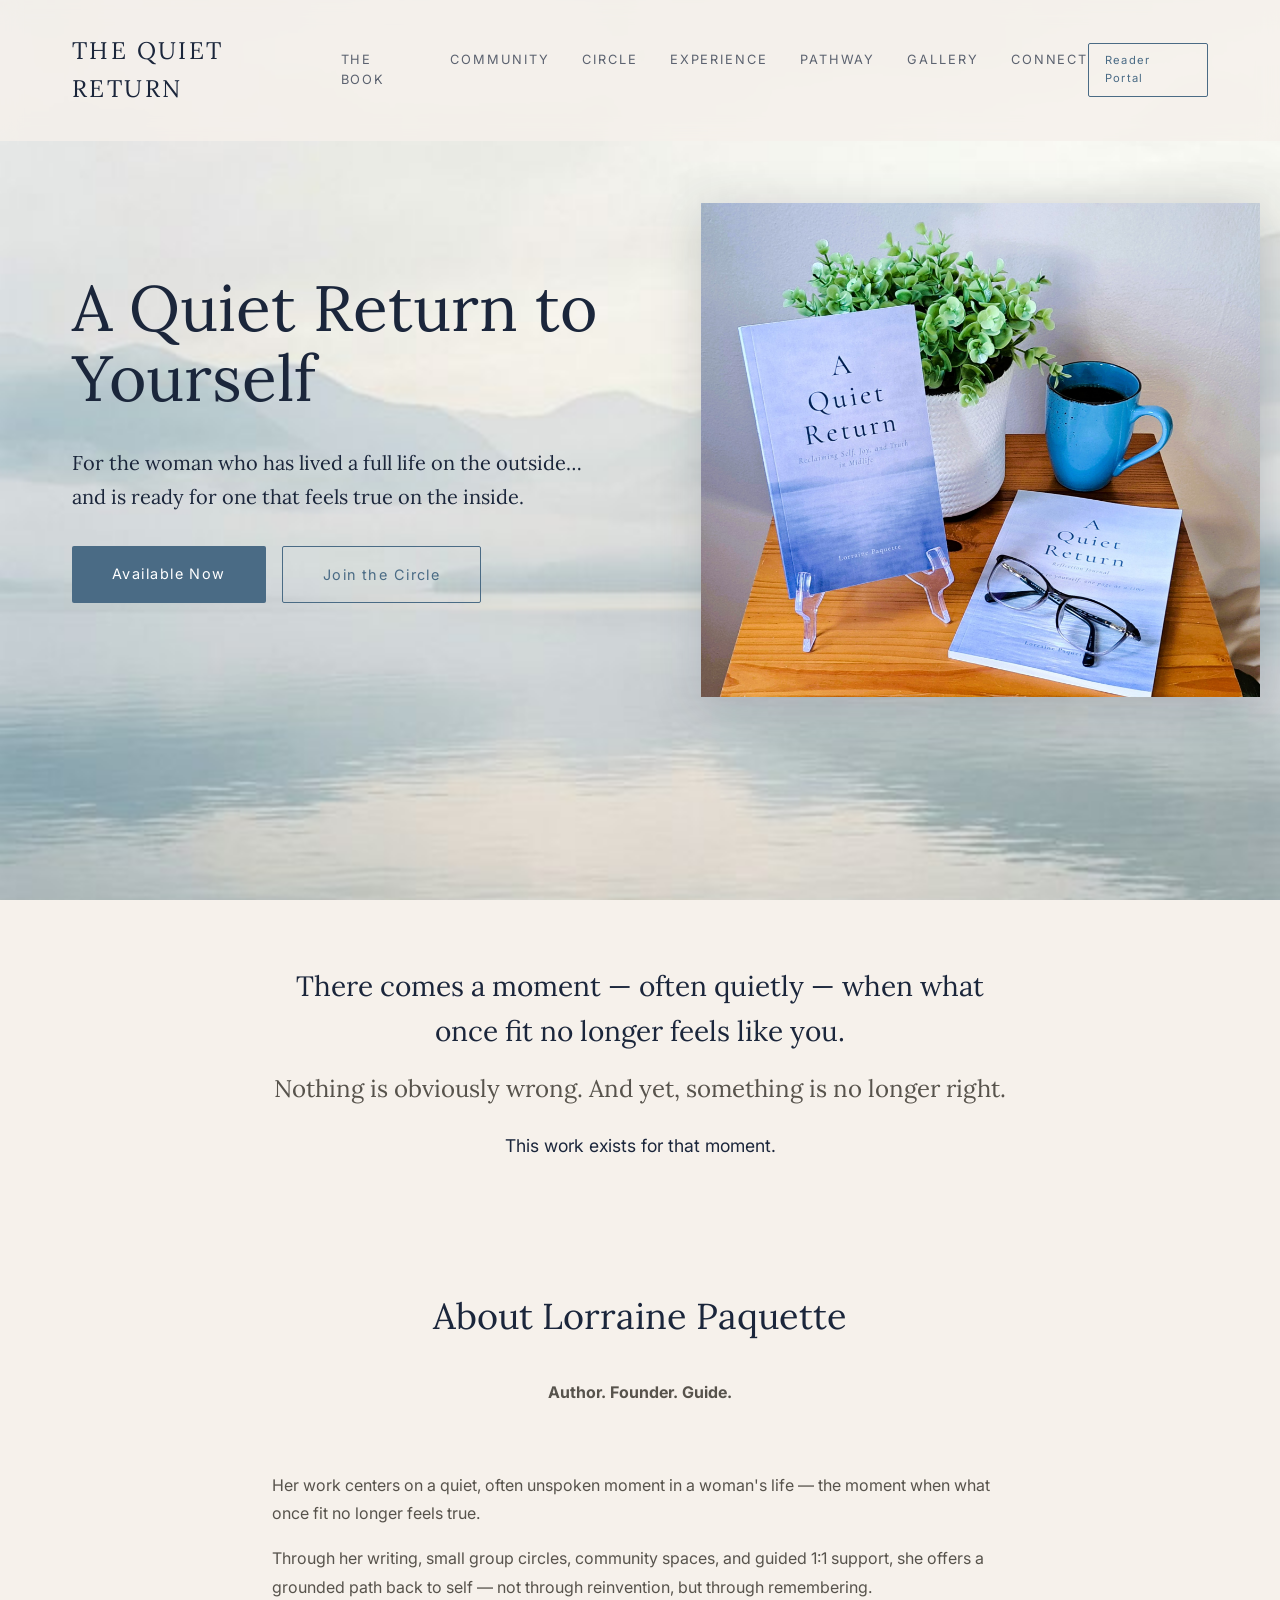
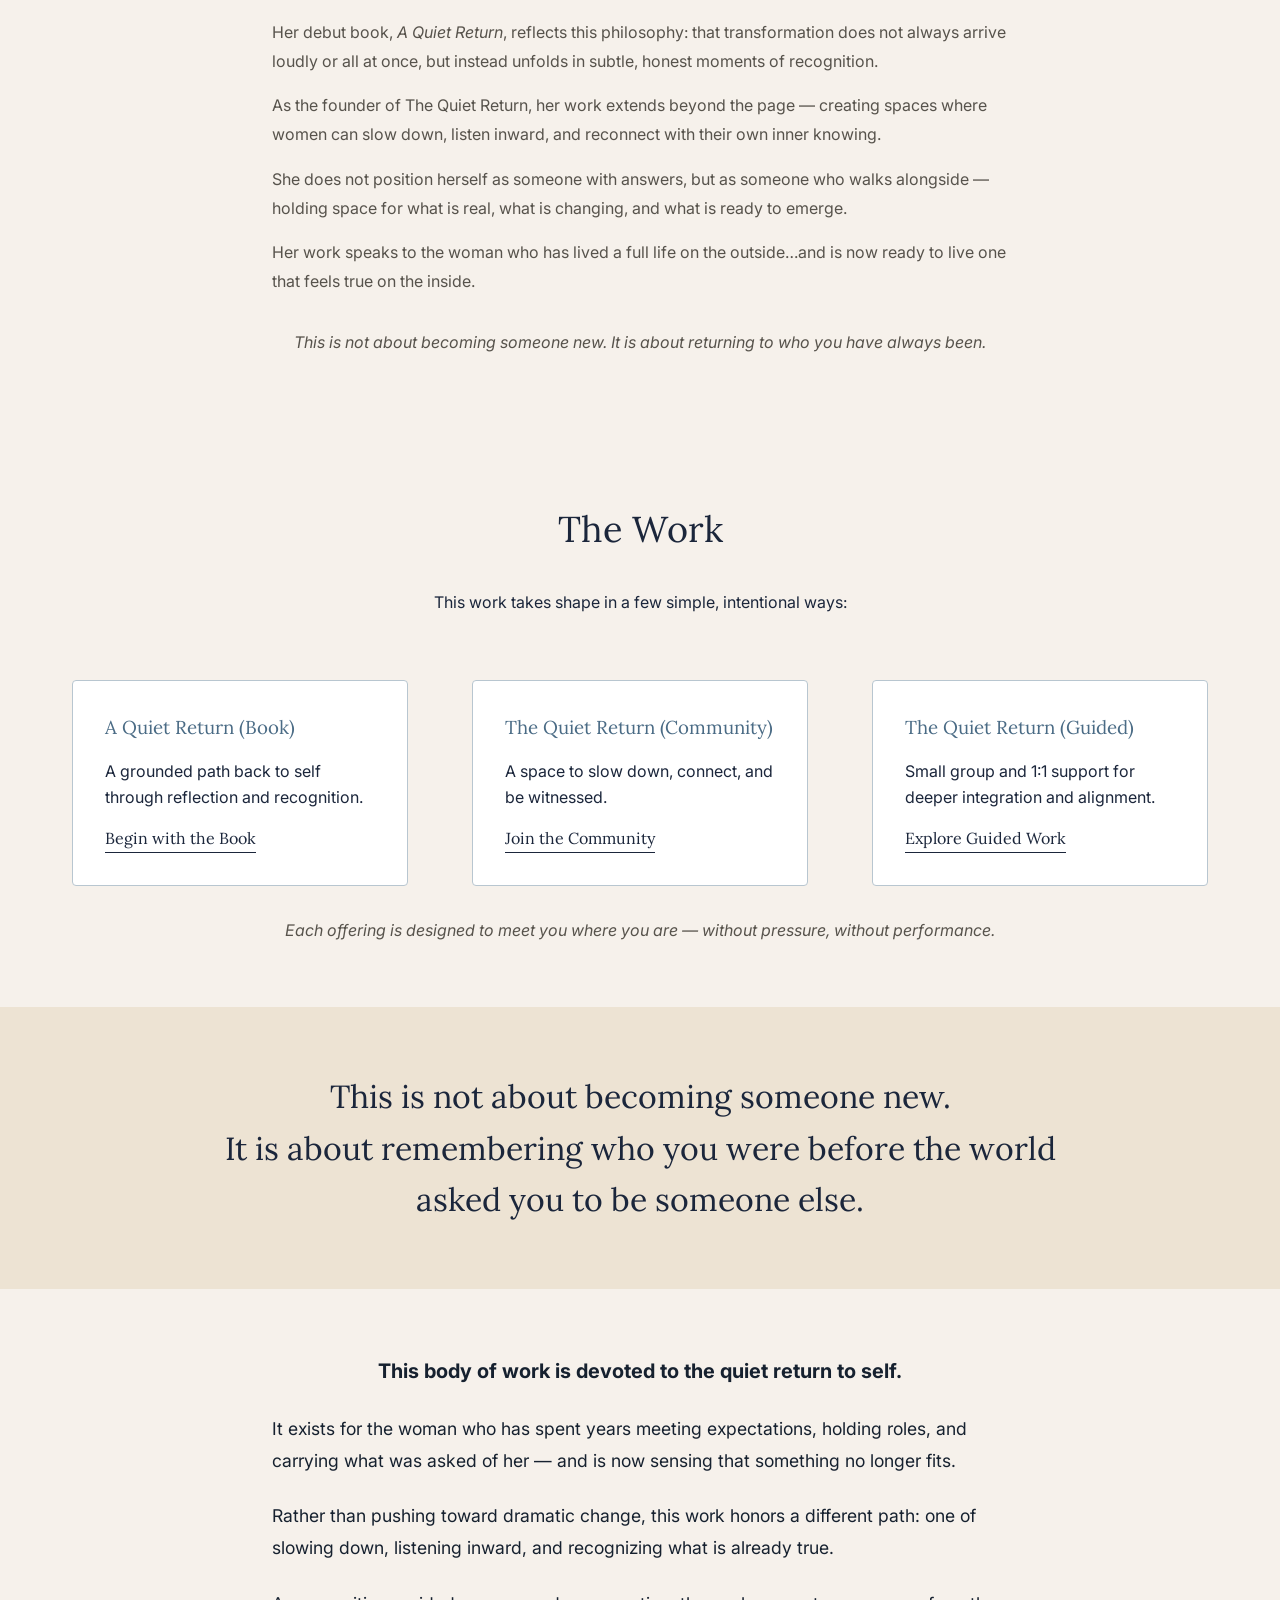
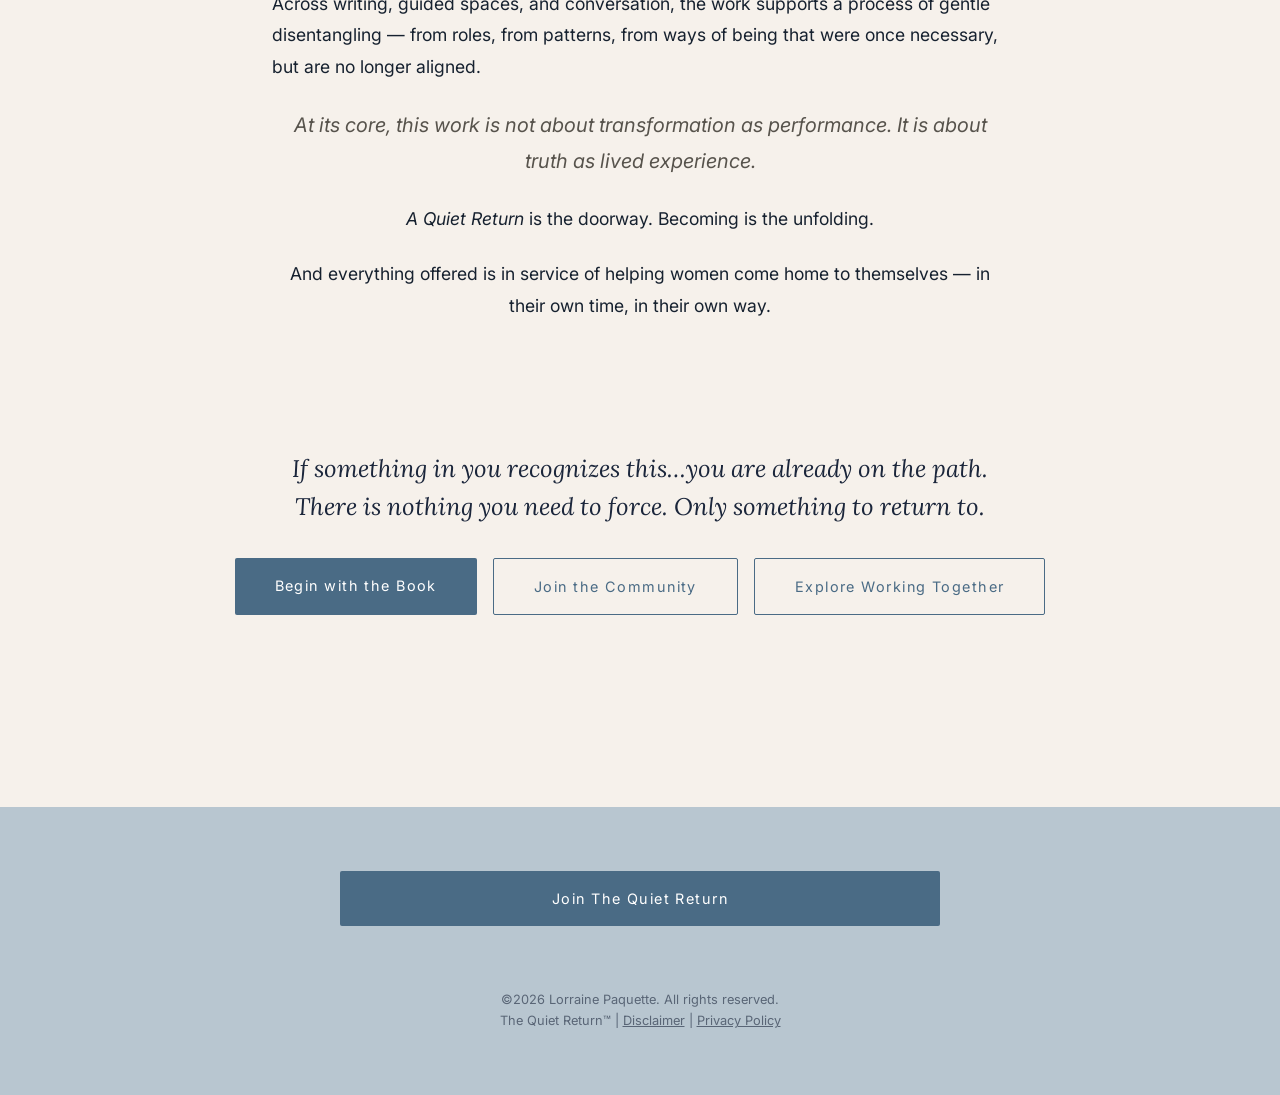
<file: index.html>
<!DOCTYPE html>
<html lang="en">

<head>
    <meta charset="UTF-8">
    <meta name="viewport" content="width=device-width, initial-scale=1.0">
    <meta name="p:domain_verify" content="4a22d23a169dabc7418ac20c4586351c"/>
    <meta name="google-site-verification" content="ShjMcB_hjNnRywqCSXxfGyH2cDpiven-s6jF7pkmcBw" />
    <title>The Quiet Return | Lorraine Paquette</title>
    <meta name="description" content="A Quiet Return by Lorraine Paquette — a gentle guide back to yourself for women in midlife, through writing, guided circles, and community.">
    <link rel="canonical" href="https://lorrainepaquette.com/">
    <meta property="og:type" content="website">
    <meta property="og:title" content="A Quiet Return | Lorraine Paquette">
    <meta property="og:description" content="For the woman who has lived a full life on the outside…and is ready for one that feels true on the inside.">
    <meta property="og:url" content="https://lorrainepaquette.com/">
    <meta property="og:image" content="https://lorrainepaquette.com/assets/preorder-book.png">
    <meta name="twitter:card" content="summary_large_image">
    <link rel="icon" type="image/png" href="/assets/web_logo.png">
    <link rel="preconnect" href="https://fonts.googleapis.com">
    <link rel="preconnect" href="https://fonts.gstatic.com" crossorigin>
    <link href="https://fonts.googleapis.com/css2?family=Inter:wght@300;400&family=Lora:wght@400;500&display=swap"
        rel="stylesheet">
    <link rel="stylesheet" href="css/styles.css">
</head>

<body>
    <nav>
        <div class="container nav-content">
            <a href="index.html" class="logo">THE QUIET RETURN</a>
            <input type="checkbox" id="nav-toggle" class="nav-toggle-checkbox">
            <div class="nav-links">
                <a href="book.html">The Book</a>
                <a href="community.html">Community</a>
                <a href="circle.html">Circle</a>
                <a href="experience.html">Experience</a>
                <a href="pathway.html">Pathway</a>
                <a href="gallery.html">Gallery</a>
                <!-- <a href="bridge.html">Bridge</a> -->
                <a href="connect.html">Connect</a>
            </div>
            <div class="nav-actions">
                <a href="reader-portal.html" class="btn btn-outline" style="padding: 0.5rem 1rem; font-size: 0.7rem;">Reader
                    Portal</a>
                <label for="nav-toggle" class="nav-toggle" aria-label="Toggle menu"><span></span><span></span><span></span></label>
            </div>
        </div>
    </nav>
    <header class="hero">
        <img src="assets/hero-bg.png" alt="Minimal landscape" class="hero-bg" width="640" height="640">
        <div class="container hero-content-wrapper"
            style="position: relative; z-index: 2; display: flex; align-items: center; justify-content: space-between; gap: 70px; width: 100%; flex-wrap: wrap;">
            <div class="hero-content" style="flex: 1 1 55%; min-width: 300px; text-align: left; max-width: 600px;">
                <h1 class="hero-title" style="color: var(--color-deep-slate); text-align: left;">A Quiet Return to
                    Yourself</h1>
                <p class="hero-subtitle font-serif"
                    style="color: var(--color-deep-slate); text-align: left; font-size: 1.25rem; line-height: 1.7; margin-bottom: 2rem;">
                    For the woman who has lived a full life on the outside&hellip;<br>and is ready for one that feels
                    true on the inside.</p>
                <div class="flex" style="gap: var(--spacing-sm); margin-bottom: 1.5rem; flex-wrap: wrap;">
                    <a href="https://www.amazon.com/dp/B0GWVY8L18" class="btn" target="_blank"
                        rel="noopener noreferrer">Available Now</a>
                    <a href="circle.html" class="btn btn-outline">Join the Circle</a>
                </div>
            </div>
            <div class="hero-image"
                style="flex: 0 1 40%; min-width: 280px; display: flex; justify-content: center; align-items: flex-end; align-self: flex-end; padding-bottom: 0px;">
                <img src="assets/index-image.jpg" alt="A Quiet Return Book Cover" width="559" height="960"
                    style="max-width: 125%; height: auto; max-height: 65vh; filter: drop-shadow(0 8px 24px rgba(27,38,59,0.18));">
            </div>
        </div>
    </header>

    <section id="opening" class="section reveal">
        <div class="container" style="text-align: center; max-width: 800px;">
            <p class="font-serif" style="font-size: 1.75rem; margin-bottom: var(--spacing-sm);">There comes a moment
                &mdash; often quietly &mdash; when what once fit no longer feels like you.</p>
            <p class="font-serif" style="font-size: 1.5rem; color: var(--color-warm-stone);">Nothing is obviously wrong.
                And yet, something is no longer right.</p>
            <p style="margin-top: 1.5rem; font-size: 1.1rem;">This work exists for that moment.</p>
        </div>
    </section>

    <section id="about" class="section reveal" style="background: var(--color-linen);">
        <div class="container bio-section" style="max-width: 800px;">
            <h2 class="font-serif" style="font-size: 2.25rem; margin-bottom: var(--spacing-md); text-align: center;">
                About Lorraine Paquette</h2>
            <p style="text-align: center; margin-bottom: var(--spacing-lg);"><strong>Author. Founder. Guide.</strong>
            </p>
            <p>Her work centers on a quiet, often unspoken moment in a woman's life &mdash; the moment when what once
                fit no longer feels true.</p>
            <p>Through her writing, small group circles, community spaces, and guided 1:1 support, she offers a grounded
                path back to self &mdash; not through reinvention, but through remembering.</p>
            <p>Her debut book, <em>A Quiet Return</em>, reflects this philosophy: that transformation does not always
                arrive loudly or all at once, but instead unfolds in subtle, honest moments of recognition.</p>
            <p>As the founder of The Quiet Return, her work extends beyond the page &mdash;
                creating spaces where women can slow down, listen inward, and reconnect with their own inner knowing.
            </p>
            <p>She does not position herself as someone with answers, but as someone who walks alongside &mdash; holding
                space for what is real, what is changing, and what is ready to emerge.</p>
            <p>Her work speaks to the woman who has lived a full life on the outside&hellip;and is now ready to live
                one that feels true on the inside.</p>
            <p style="font-style: italic; text-align: center; margin-top: 2rem;">This is not about becoming someone new.
                It is about returning to who you have always been.</p>
        </div>
    </section>

    <section id="journey" class="section">
        <div class="container">
            <h2 class="font-serif" style="text-align: center; margin-bottom: var(--spacing-md); font-size: 2.25rem;">The
                Work</h2>
            <p
                style="text-align: center; margin-bottom: var(--spacing-lg); max-width: 600px; margin-left: auto; margin-right: auto;">
                This work takes shape in a few simple, intentional ways:
            </p>

            <div class="journey-grid"
                style="grid-template-columns: repeat(auto-fit, minmax(280px, 1fr)); gap: var(--spacing-lg);">
                <div class="journey-card reveal" style="transition-delay: 0.1s;">
                    <h3>A Quiet Return (Book)</h3>
                    <p>A grounded path back to self through reflection and recognition.</p>
                    <a href="book.html" class="font-serif"
                        style="display:block; margin-top:1rem; border-bottom:1px solid; width:fit-content;">Begin with
                        the Book</a>
                </div>
                <div class="journey-card reveal" style="transition-delay: 0.2s;">
                    <h3>The Quiet Return (Community)</h3>
                    <p>A space to slow down, connect, and be witnessed.</p>
                    <a href="community.html" class="font-serif"
                        style="display:block; margin-top:1rem; border-bottom:1px solid; width:fit-content;">Join the
                        Community</a>
                </div>
                <div class="journey-card reveal" style="transition-delay: 0.3s;">
                    <h3>The Quiet Return (Guided)</h3>
                    <p>Small group and 1:1 support for deeper integration and alignment.</p>
                    <a href="circle.html" class="font-serif"
                        style="display:block; margin-top:1rem; border-bottom:1px solid; width:fit-content;">Explore
                        Guided Work</a>
                </div>
            </div>

            <p style="text-align: center; margin-top: 2rem; font-style: italic; color: var(--color-warm-stone);">
                Each offering is designed to meet you where you are &mdash; without pressure, without performance.
            </p>
        </div>
    </section>

    <section id="philosophy" class="section reveal" style="background: var(--color-warm-sand);">
        <div class="container" style="max-width: 900px; text-align: center;">
            <p class="font-serif" style="font-size: 2rem;  line-height: 1.6;">
                This is not about becoming someone new.<br>
                It is about remembering who you were before the world asked you to be someone else.
            </p>
        </div>
    </section>

    <section id="body-of-work" class="section reveal">
        <div class="container" style="max-width: 800px;">
            <div style="font-size: 1.1rem; line-height: 1.8; color: var(--color-ink);">
                <p style="margin-bottom: 1.5rem; text-align: center; font-size: 1.25rem;"><strong>This body of work is
                        devoted to the quiet return to self.</strong></p>
                <p style="margin-bottom: 1.5rem;">It exists for the woman who has spent years meeting expectations,
                    holding roles, and carrying what was asked of her &mdash; and is now sensing that something no
                    longer fits.</p>
                <p style="margin-bottom: 1.5rem;">Rather than pushing toward dramatic change, this work honors a
                    different path: one of slowing down, listening inward, and recognizing what is already true.</p>
                <p style="margin-bottom: 1.5rem;">Across writing, guided spaces, and conversation, the work supports a
                    process of gentle disentangling &mdash; from roles, from patterns, from ways of being that were once
                    necessary, but are no longer aligned.</p>
                <p
                    style="margin-bottom: 1.5rem; font-style: italic; text-align: center; font-size: 1.25rem; color: var(--color-warm-stone);">
                    At its core, this work is not about transformation as performance. It is about truth as lived
                    experience.</p>
                <p style="margin-bottom: 1.5rem; text-align: center;"><em>A Quiet Return</em> is the doorway. Becoming
                    is the unfolding.</p>
                <p style="text-align: center;">And everything offered is in service of helping women come home to
                    themselves &mdash; in their own time, in their own way.</p>
            </div>
        </div>
    </section>

    <section id="closing" class="section reveal" style="background: var(--color-linen); text-align: center;">
        <div class="container">
            <p class="font-serif" style="font-size: 1.5rem; margin-bottom: var(--spacing-md); font-style: italic;">
                If something in you recognizes this&hellip;you are already on the path.<br>
                There is nothing you need to force. Only something to return to.
            </p>

            <div class="flex" style="gap: var(--spacing-sm); justify-content: center; margin-top: 2rem;">
                <a href="book.html" class="btn">Begin with the Book</a>
                <a href="community.html" class="btn btn-outline">Join the Community</a>
                <a href="pathway.html" class="btn btn-outline">Explore Working Together</a>
            </div>
        </div>
    </section>

    <footer>
        <div class="container">
            <div class="newsletter-box">
                <a href="connect.html" class="btn" style="width: 100%;">Join The Quiet Return</a>
            </div>
            <div style="margin-top: var(--spacing-lg); text-align: center; font-size: 0.8rem; opacity: 0.6;">
                <p>&copy;2026 Lorraine Paquette. All rights reserved.</p>
                <p>The Quiet Return&trade; | <a href="disclaimer.html"
                        style="text-decoration: underline;">Disclaimer</a> | <a href="privacy.html"
                        style="text-decoration: underline;">Privacy Policy</a></p>
            </div>
        </div>
    </footer>
    <script src="js/main.js"></script>
</body>

</html>
</file>
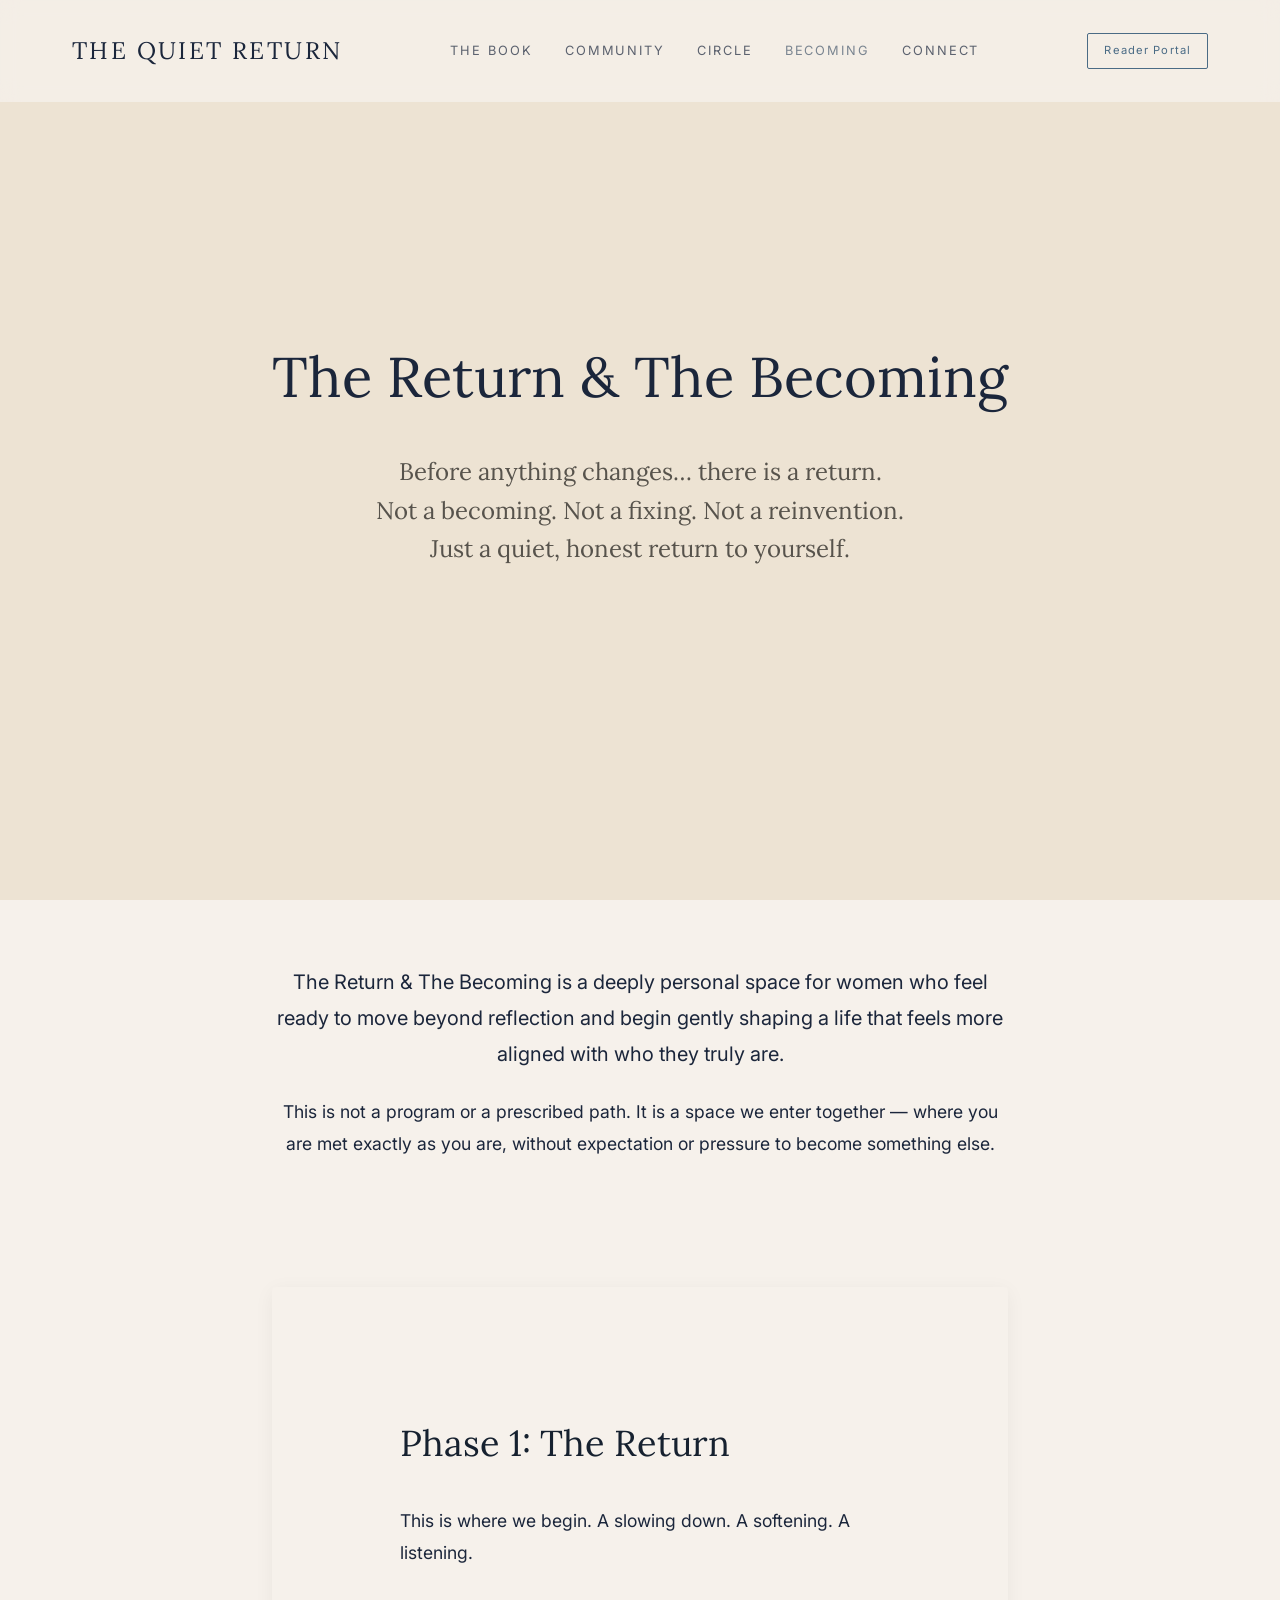
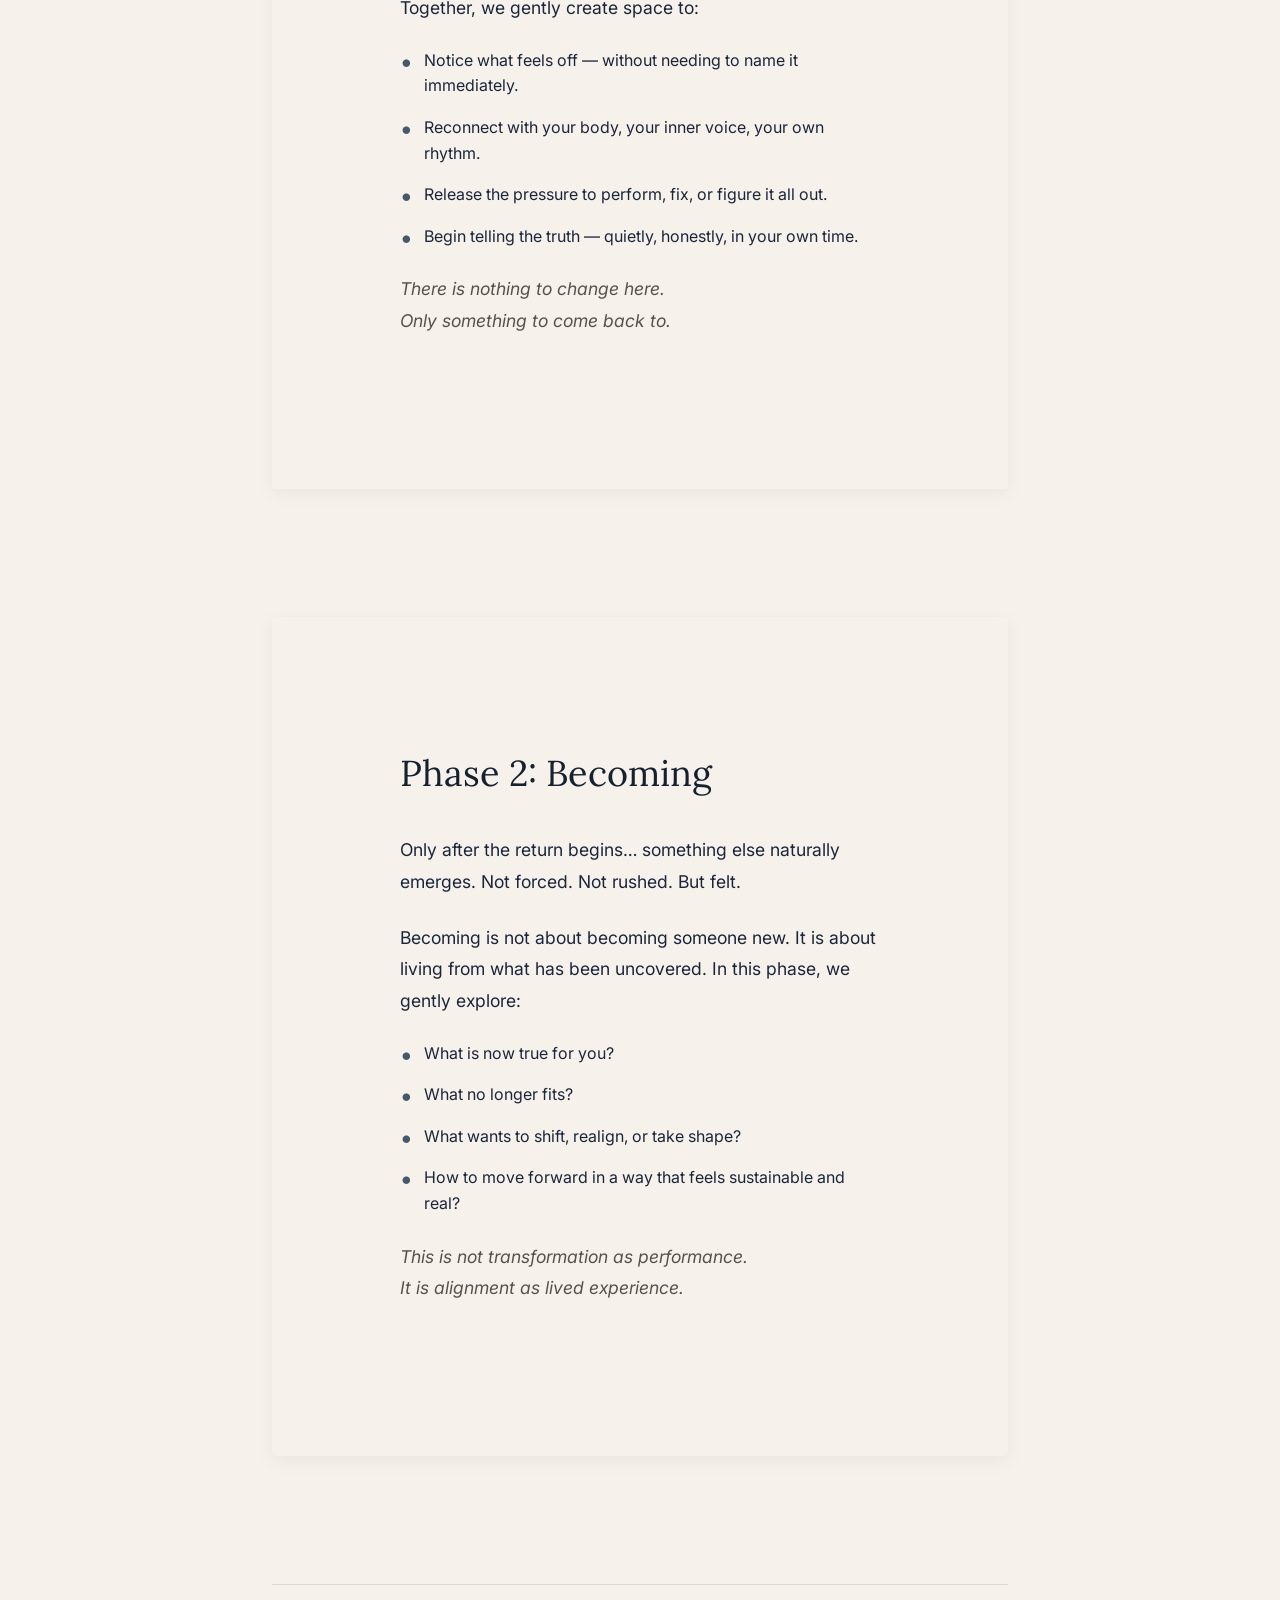
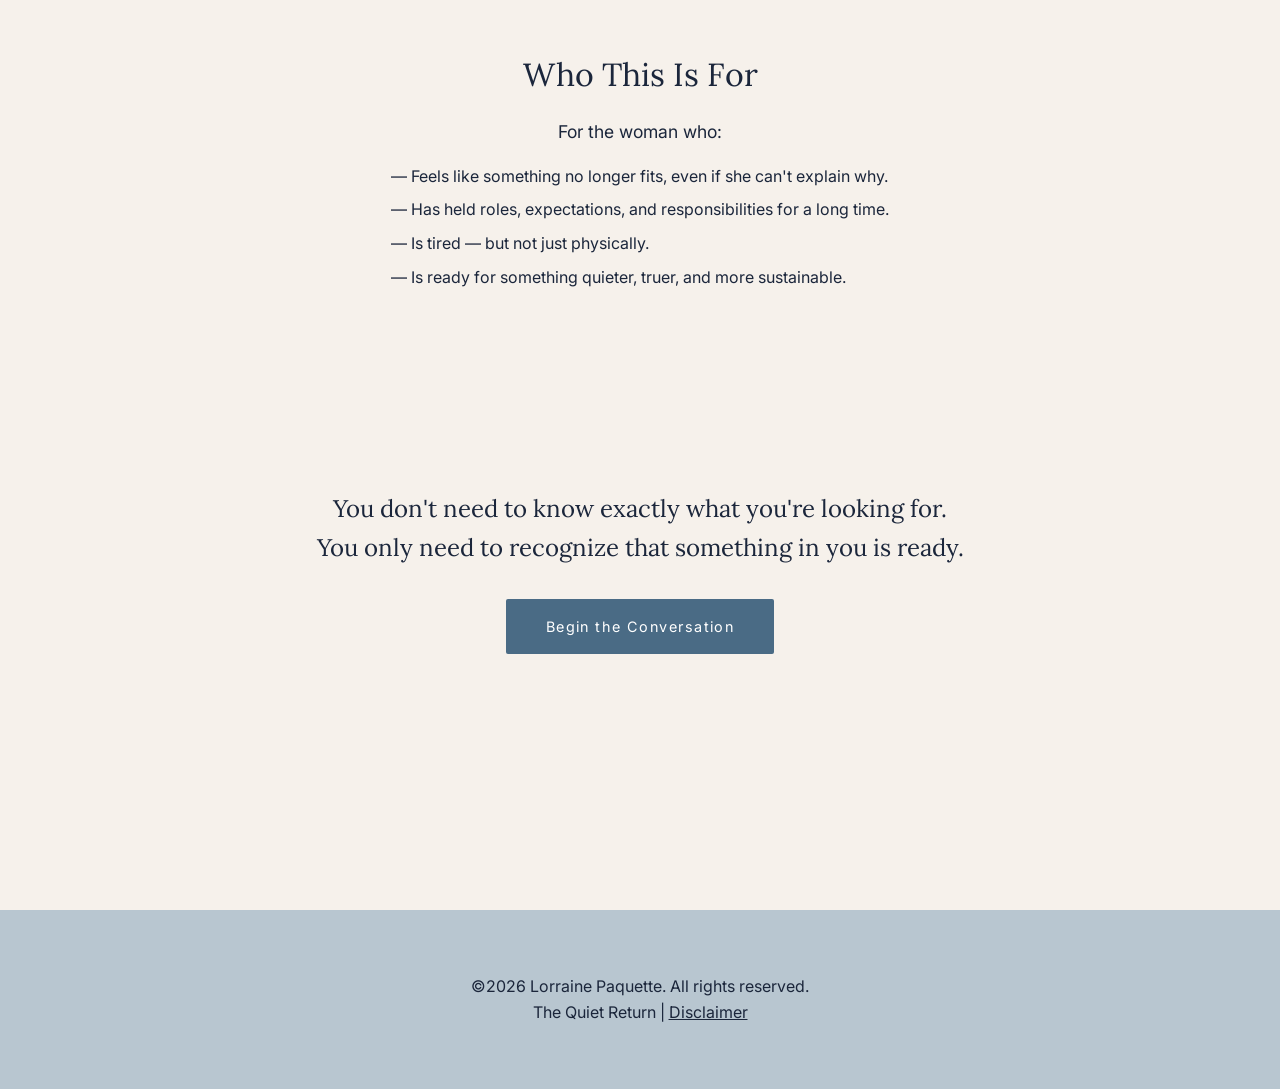
<file: becoming.html>
<!DOCTYPE html>
<html lang="en">

<head>
    <meta charset="UTF-8">
    <meta name="viewport" content="width=device-width, initial-scale=1.0">
    <title>Becoming | The Quiet Return</title>
    <link href="https://fonts.googleapis.com/css2?family=Inter:wght@300;400&family=Lora:wght@400;500&display=swap"
        rel="stylesheet">
    <link rel="stylesheet" href="css/styles.css">
    <style>
        .phase-card {
            background: var(--color-linen);
            padding: var(--spacing-xl);
            border-radius: 4px;
            margin-bottom: var(--spacing-xl);
            box-shadow: 0 4px 20px rgba(0, 0, 0, 0.05);
        }
        .phase-card h2 {
            font-size: 2.25rem;
            margin-bottom: var(--spacing-md);
            color: var(--color-ink);
        }
        .phase-card p {
            margin-bottom: 1.5rem;
            line-height: 1.8;
            font-size: 1.1rem;
        }
        .phase-card ul {
            list-style: none;
            padding-left: 0;
            margin-bottom: 1.5rem;
        }
        .phase-card li {
            position: relative;
            padding-left: 1.5rem;
            margin-bottom: 1rem;
            line-height: 1.6;
        }
        .phase-card li::before {
            content: "•";
            color: var(--color-muted-slate);
            position: absolute;
            left: 0;
            font-size: 1.5rem;
            line-height: 1;
            top: 2px;
        }
    </style>
</head>

<body>
    <nav>
        <div class="container nav-content"><a href="index.html" class="logo">THE QUIET RETURN</a>
            <div class="nav-links"><a href="book.html">The Book</a><a href="community.html">Community</a><a
                    href="circle.html">Circle</a><a href="becoming.html"
                    style="color:var(--color-muted-slate);">Becoming</a><!-- <a href="bridge.html">Bridge</a> --><a
                    href="connect.html">Connect</a></div><a href="reader-portal.html" class="btn btn-outline"
                style="padding: 0.5rem 1rem; font-size: 0.7rem;">Reader Portal</a>
        </div>
    </nav>
    
    <header class="hero" style="min-height: 60vh; background: var(--color-warm-sand); display: flex; align-items: center; justify-content: center; text-align: center; padding: var(--spacing-xl) 0;">
        <div class="container">
            <h1 class="font-serif reveal" style="font-size: 3.5rem; margin-bottom: var(--spacing-md);">The Return & The Becoming</h1>
            <p class="font-serif reveal" style="font-size: 1.5rem; max-width: 800px; margin: 0 auto; line-height: 1.6; color: var(--color-warm-stone);">
                Before anything changes&hellip; there is a return.<br>
                Not a becoming. Not a fixing. Not a reinvention.<br>
                Just a quiet, honest return to yourself.
            </p>
        </div>
    </header>

    <section class="section">
        <div class="container" style="max-width: 800px;">
            <div class="reveal" style="text-align: center; margin-bottom: var(--spacing-xl);">
                <p style="font-size: 1.25rem; line-height: 1.8; margin-bottom: 1.5rem;">
                    The Return & The Becoming is a deeply personal space for women who feel ready to move beyond reflection and begin gently shaping a life that feels more aligned with who they truly are.
                </p>
                <p style="font-size: 1.1rem; line-height: 1.8;">
                    This is not a program or a prescribed path. It is a space we enter together &mdash; where you are met exactly as you are, without expectation or pressure to become something else.
                </p>
            </div>

            <div class="phase-card reveal">
                <h2 class="font-serif">Phase 1: The Return</h2>
                <p>This is where we begin. A slowing down. A softening. A listening.</p>
                <p>Together, we gently create space to:</p>
                <ul>
                    <li>Notice what feels off &mdash; without needing to name it immediately.</li>
                    <li>Reconnect with your body, your inner voice, your own rhythm.</li>
                    <li>Release the pressure to perform, fix, or figure it all out.</li>
                    <li>Begin telling the truth &mdash; quietly, honestly, in your own time.</li>
                </ul>
                <p style="font-style: italic; color: var(--color-warm-stone);">There is nothing to change here.<br>Only something to come back to.</p>
            </div>

            <div class="phase-card reveal" style="margin-bottom: var(--spacing-xl);">
                <h2 class="font-serif">Phase 2: Becoming</h2>
                <p>Only after the return begins&hellip; something else naturally emerges. Not forced. Not rushed. But felt.</p>
                <p>Becoming is not about becoming someone new. It is about living from what has been uncovered. In this phase, we gently explore:</p>
                <ul>
                    <li>What is now true for you?</li>
                    <li>What no longer fits?</li>
                    <li>What wants to shift, realign, or take shape?</li>
                    <li>How to move forward in a way that feels sustainable and real?</li>
                </ul>
                <p style="font-style: italic; color: var(--color-warm-stone);">This is not transformation as performance.<br>It is alignment as lived experience.</p>
            </div>

            <div class="reveal" style="text-align: center; margin-bottom: var(--spacing-xl); padding-top: var(--spacing-lg); border-top: 1px solid rgba(0,0,0,0.1);">
                <h3 class="font-serif" style="font-size: 2rem; margin-bottom: 1rem;">Who This Is For</h3>
                <p style="font-size: 1.1rem; line-height: 1.8; margin-bottom: 1rem;">For the woman who:</p>
                <div style="display: inline-block; text-align: left;">
                    <ul style="list-style: none; padding: 0;">
                        <li style="margin-bottom: 0.5rem;">&mdash; Feels like something no longer fits, even if she can't explain why.</li>
                        <li style="margin-bottom: 0.5rem;">&mdash; Has held roles, expectations, and responsibilities for a long time.</li>
                        <li style="margin-bottom: 0.5rem;">&mdash; Is tired &mdash; but not just physically.</li>
                        <li style="margin-bottom: 0.5rem;">&mdash; Is ready for something quieter, truer, and more sustainable.</li>
                    </ul>
                </div>
            </div>

            <div class="reveal" style="text-align: center; padding: var(--spacing-lg) 0;">
                <p class="font-serif" style="font-size: 1.5rem; margin-bottom: var(--spacing-md); line-height: 1.6;">
                    You don't need to know exactly what you're looking for.<br>
                    You only need to recognize that something in you is ready.
                </p>
                <a href="connect.html" class="btn">Begin the Conversation</a>
            </div>

        </div>
    </section>

    <footer>
        <div class="container" style="text-align:center;">
            <p>&copy;2026 Lorraine Paquette. All rights reserved.</p>
            <p>The Quiet Return | <a href="disclaimer.html"
                    style="text-decoration: underline;">Disclaimer</a></p>
        </div>
    </footer>
    <script src="js/main.js"></script>
</body>

</html>
</file>
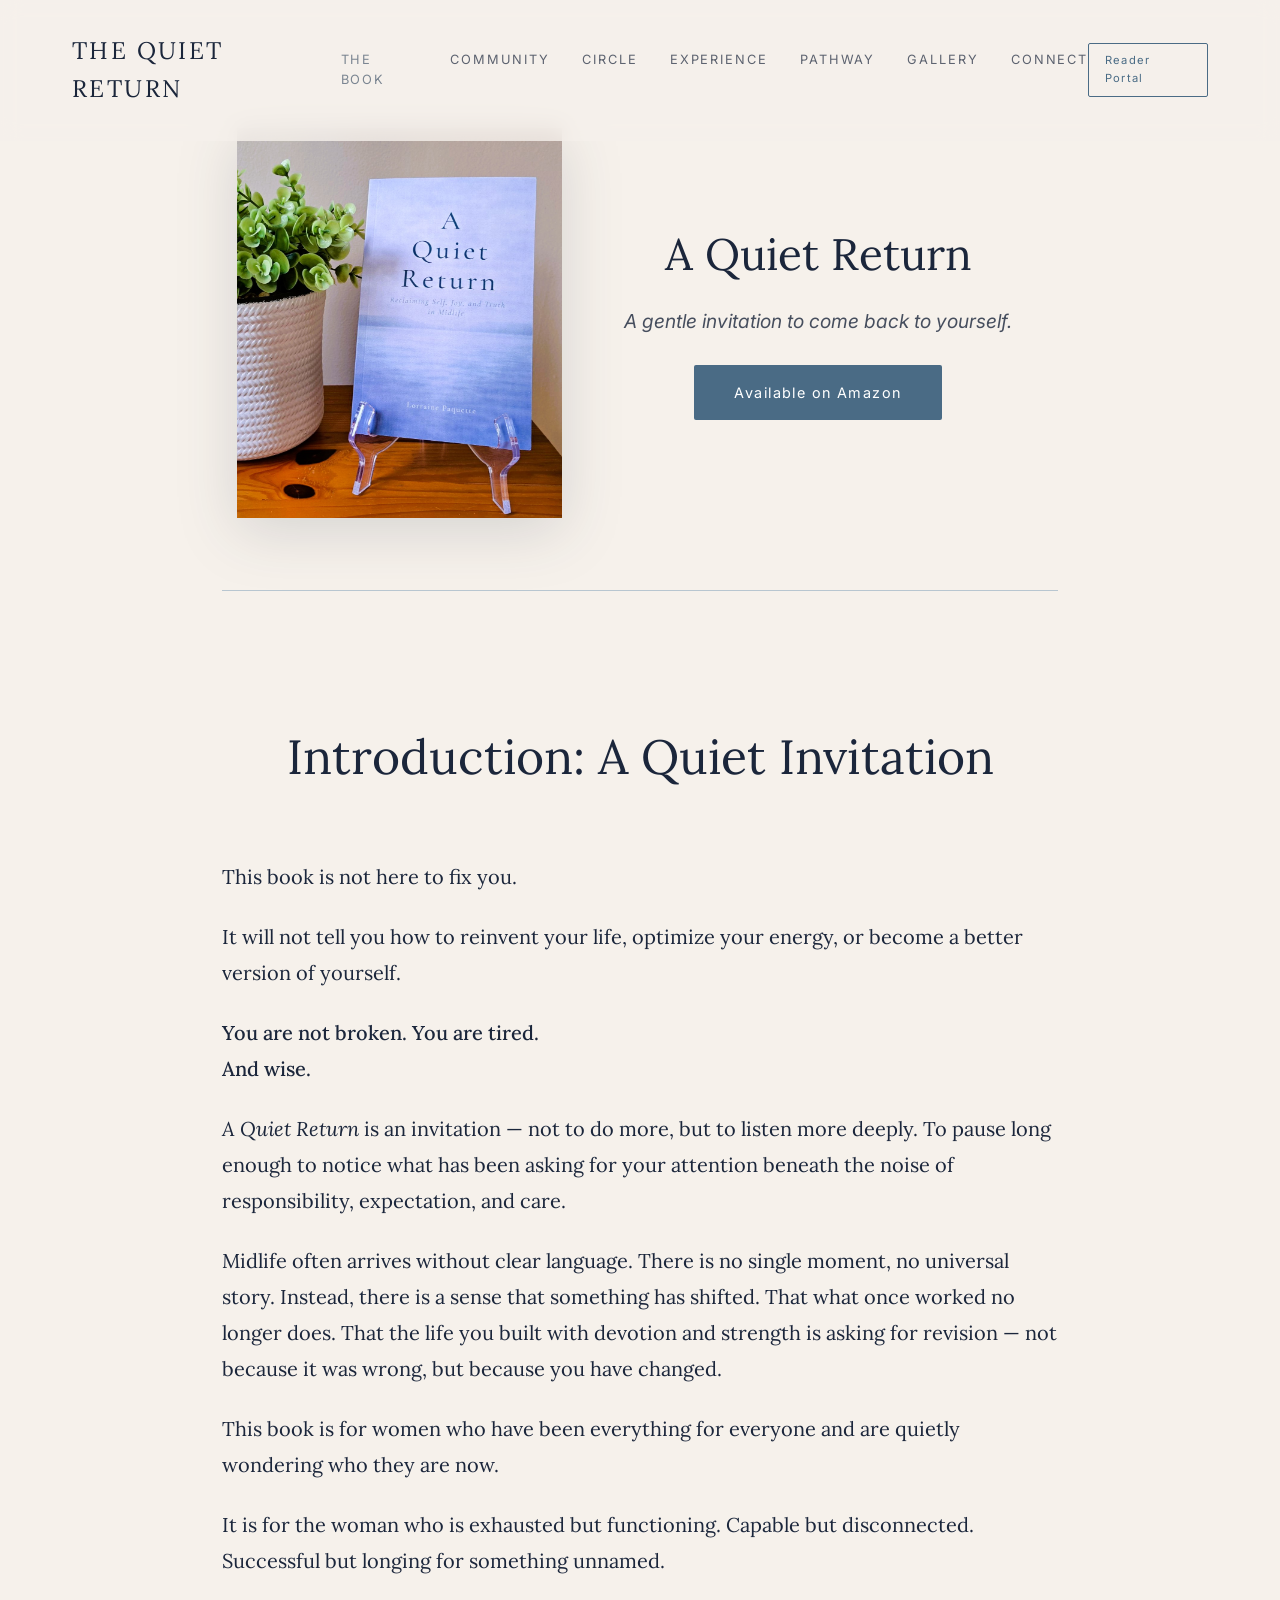
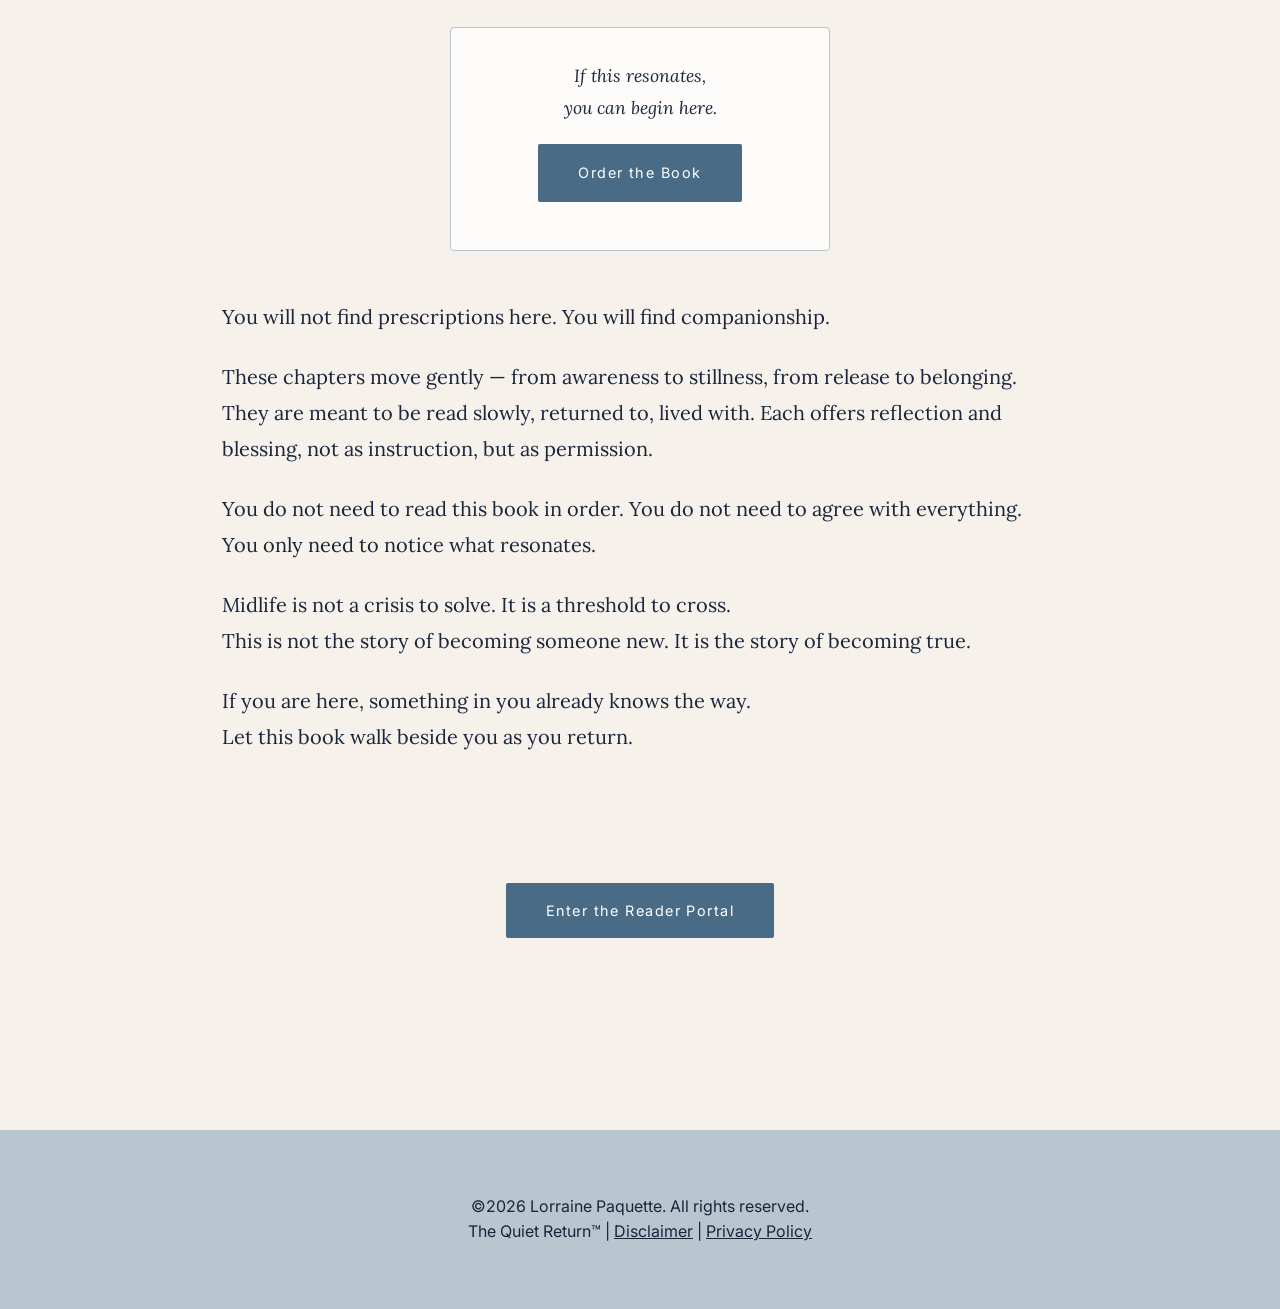
<file: book.html>
<!DOCTYPE html>
<html lang="en">

<head>
    <meta charset="UTF-8">
    <meta name="viewport" content="width=device-width, initial-scale=1.0">
    <title>The Book | The Quiet Return</title>
    <meta name="description" content="A Quiet Return: a gentle invitation for women in midlife to listen more deeply and return to who they've always been. Available now on Amazon.">
    <link rel="canonical" href="https://lorrainepaquette.com/book.html">
    <meta property="og:type" content="book">
    <meta property="og:title" content="A Quiet Return | The Book">
    <meta property="og:description" content="This book is not here to fix you. You are not broken. You are tired. And wise.">
    <meta property="og:url" content="https://lorrainepaquette.com/book.html">
    <meta property="og:image" content="https://lorrainepaquette.com/assets/book-cover.png">
    <meta name="twitter:card" content="summary_large_image">
    <link rel="icon" type="image/png" href="/assets/web_logo.png">
    <link rel="preconnect" href="https://fonts.googleapis.com">
    <link rel="preconnect" href="https://fonts.gstatic.com" crossorigin>
    <link href="https://fonts.googleapis.com/css2?family=Inter:wght@300;400&family=Lora:wght@400;500&display=swap"
        rel="stylesheet">
    <link rel="stylesheet" href="css/styles.css">
</head>

<body>
    <nav>
        <div class="container nav-content"><a href="index.html" class="logo">THE QUIET RETURN</a>
            <input type="checkbox" id="nav-toggle" class="nav-toggle-checkbox">
            <div class="nav-links"><a href="book.html" style="color:var(--color-muted-slate);">The Book</a><a
                    href="community.html">Community</a><a href="circle.html">Circle</a><a href="experience.html">Experience</a><a
                    href="pathway.html">Pathway</a><a href="gallery.html">Gallery</a><!-- <a href="bridge.html">Bridge</a> --><a
                    href="connect.html">Connect</a></div>
            <div class="nav-actions"><a href="reader-portal.html" class="btn btn-outline"
                style="padding: 0.5rem 1rem; font-size: 0.7rem;">Reader Portal</a>
                <label for="nav-toggle" class="nav-toggle" aria-label="Toggle menu"><span></span><span></span><span></span></label>
            </div>
        </div>
    </nav>
    <section class="section" style="padding-top: var(--spacing-xl);">
        <div class="container" style="max-width: 900px;">
            <!-- Book Anchor Block — 2-column: cover left, info right -->
            <div class="reveal"
                style="display: flex; align-items: center; justify-content: center; gap: 6rem; margin-bottom: var(--spacing-xl); padding-bottom: var(--spacing-lg); border-bottom: 1px solid var(--color-misty-blue); flex-wrap: wrap;">
                <div style="flex: 0 0 auto; max-width: 260px;">
                    <img src="assets/book-image.jpg" alt="A Quiet Return Book Cover" width="546" height="803"
                        style="width: 125%; height: auto; filter: drop-shadow(0 12px 30px rgba(27,38,59,0.15));">
                </div>
                <div style="flex: 0 1 450px; min-width: 300px; text-align: center;">
                    <h2 class="font-serif"
                        style="font-size: 2.75rem; margin-bottom: 0.5rem; color: var(--color-deep-slate); line-height: 2;">
                        A Quiet Return
                    </h2>
                    <p
                        style="font-size: 1.2rem; font-style: italic; color: var(--color-deep-slate); opacity: 0.8; margin-bottom: 1.75rem;">
                        A gentle invitation to come back to yourself.</p>
                    <a href="https://www.amazon.com/dp/B0GWVY8L18" class="btn" target="_blank" rel="noopener noreferrer"
                        style="margin-bottom: 1.5rem;">Available on Amazon</a>
                </div>
            </div>

            <h1 class="font-serif reveal"
                style="font-size: 3rem; margin-bottom: var(--spacing-lg); text-align: center;">Introduction: A Quiet
                Invitation</h1>

            <div class="reveal font-serif"
                style="font-size: 1.25rem; line-height: 1.8; margin-bottom: var(--spacing-xl);">
                <p style="margin-bottom: 1.5rem;">This book is not here to fix you.</p>
                <p style="margin-bottom: 1.5rem;">It will not tell you how to reinvent your life, optimize your energy,
                    or become a better version of yourself.</p>
                <p style="margin-bottom: 1.5rem; font-weight: 500;">You are not broken. You are tired.<br>And wise.</p>

                <p style="margin-bottom: 1.5rem;"><em>A Quiet Return</em> is an invitation &mdash; not to do more, but
                    to listen more deeply. To pause long enough to notice what has been asking for your attention
                    beneath the noise of responsibility, expectation, and care.</p>

                <p style="margin-bottom: 1.5rem;">Midlife often arrives without clear language. There is no single
                    moment, no universal story. Instead, there is a sense that something has shifted. That what once
                    worked no longer does. That the life you built with devotion and strength is asking for revision
                    &mdash; not because it was wrong, but because you have changed.</p>

                <p style="margin-bottom: 1.5rem;">This book is for women who have been everything for everyone and are
                    quietly wondering who they are now.</p>

                <p style="margin-bottom: 1.5rem;">It is for the woman who is exhausted but functioning. Capable but
                    disconnected. Successful but longing for something unnamed.</p>

                <!-- Mid-Page CTA Insert -->
                <div class="reveal"
                    style="text-align: center; margin: 3rem auto; padding: 2rem 2.5rem; border: 1px solid var(--color-misty-blue); border-radius: 4px; background: var(--color-soft-cream); max-width: 380px;">
                    <!-- p style="font-size: 2rem; margin-bottom: 0.5rem; line-height: 1;">&#127807;</p> -->
                    <p
                        style="margin-bottom: 1.25rem; font-style: italic; color: var(--color-deep-slate); font-size: 1.1rem;">
                        If this resonates,<br>you can begin here.</p>
                    <a href="https://www.amazon.com/dp/B0GWVY8L18" class="btn" target="_blank" rel="noopener noreferrer"
                        style="margin-bottom: 1rem;">Order the Book</a>

                </div>

                <p style="margin-bottom: 1.5rem;">You will not find prescriptions here. You will find companionship.</p>

                <p style="margin-bottom: 1.5rem;">These chapters move gently &mdash; from awareness to stillness, from
                    release to belonging. They are meant to be read slowly, returned to, lived with. Each offers
                    reflection and blessing, not as instruction, but as permission.</p>

                <p style="margin-bottom: 1.5rem;">You do not need to read this book in order. You do not need to agree
                    with everything. You only need to notice what resonates.</p>

                <p style="margin-bottom: 1.5rem;">Midlife is not a crisis to solve. It is a threshold to cross.<br>This
                    is not the story of becoming someone new. It is the story of becoming true.</p>

                <p style="margin-bottom: 1.5rem;">If you are here, something in you already knows the way.<br>Let this
                    book walk beside you as you return.</p>
            </div>

            <div class="reveal" style="text-align: center;">
                <a href="reader-portal.html" class="btn">Enter the Reader Portal</a>
            </div>
        </div>
    </section>
    <footer>
        <div class="container" style="text-align:center;">
            <p>&copy;2026 Lorraine Paquette. All rights reserved.</p>
            <p>The Quiet Return&trade; | <a href="disclaimer.html" style="text-decoration: underline;">Disclaimer</a>
                | <a href="privacy.html" style="text-decoration: underline;">Privacy Policy</a>
            </p>
        </div>
    </footer>
    <script src="js/main.js"></script>
</body>

</html>
</file>
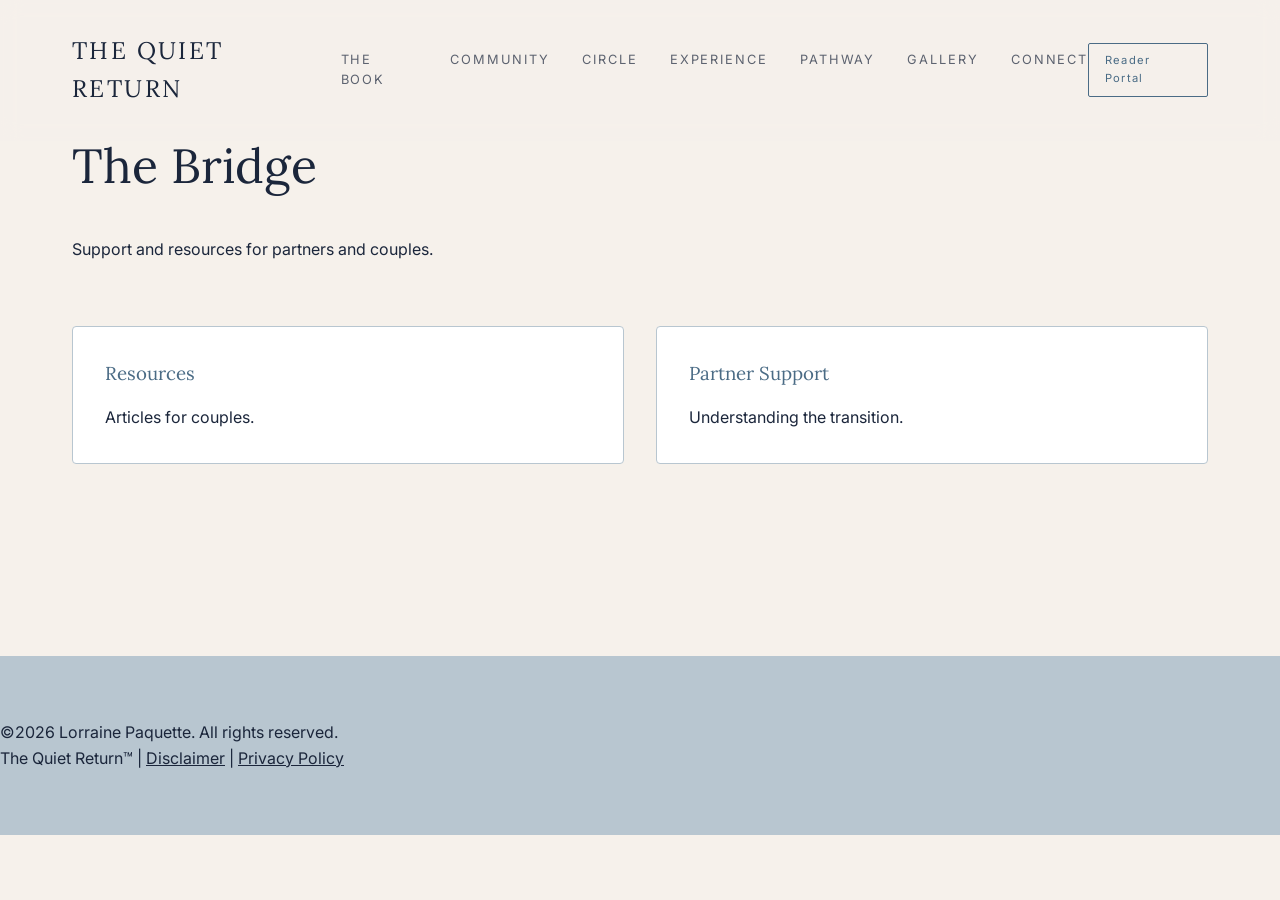
<file: bridge.html>
<!DOCTYPE html>
<html lang="en">

<head>
    <meta charset="UTF-8">
    <meta name="viewport" content="width=device-width, initial-scale=1.0">
    <title>The Bridge | The Quiet Return</title>
    <meta name="robots" content="noindex, nofollow">
    <link rel="icon" type="image/png" href="/assets/web_logo.png">
    <link rel="preconnect" href="https://fonts.googleapis.com">
    <link rel="preconnect" href="https://fonts.gstatic.com" crossorigin>
    <link href="https://fonts.googleapis.com/css2?family=Inter:wght@300;400&family=Lora:wght@400;500&display=swap"
        rel="stylesheet">
    <link rel="stylesheet" href="css/styles.css">
</head>

<body>
    <nav>
        <div class="container nav-content"><a href="index.html" class="logo">THE QUIET RETURN</a>
            <input type="checkbox" id="nav-toggle" class="nav-toggle-checkbox">
            <div class="nav-links"><a href="book.html">The Book</a><a href="community.html">Community</a><a
                    href="circle.html">Circle</a><a href="experience.html">Experience</a><a href="pathway.html">Pathway</a><a href="gallery.html">Gallery</a><!-- <a href="bridge.html"
                    style="color:var(--color-muted-slate);">Bridge</a> --><a href="connect.html">Connect</a></div>
            <div class="nav-actions"><a
                href="reader-portal.html" class="btn btn-outline"
                style="padding: 0.5rem 1rem; font-size: 0.7rem;">Reader Portal</a>
                <label for="nav-toggle" class="nav-toggle" aria-label="Toggle menu"><span></span><span></span><span></span></label>
            </div>
        </div>
    </nav>
    <section class="section" style="padding-top: var(--spacing-xl);">
        <div class="container">
            <h1 class="font-serif reveal" style="font-size: 3rem; margin-bottom: var(--spacing-md);">The Bridge</h1>
            <p class="reveal" style="max-width: 600px; margin-bottom: var(--spacing-lg);">Support and resources for
                partners and couples.</p>
            <div class="grid"
                style="grid-template-columns: repeat(auto-fit, minmax(300px, 1fr)); gap: var(--spacing-md);">
                <div class="journey-card reveal">
                    <h3>Resources</h3>
                    <p>Articles for couples.</p>
                </div>
                <div class="journey-card reveal">
                    <h3>Partner Support</h3>
                    <p>Understanding the transition.</p>
                </div>
            </div>
        </div>
    </section>
    <footer>
        <p>&copy;2026 Lorraine Paquette. All rights reserved.</p>
        <p>The Quiet Return&trade; | <a href="disclaimer.html"
                    style="text-decoration: underline;">Disclaimer</a> | <a href="privacy.html"
                    style="text-decoration: underline;">Privacy Policy</a></p>
        </div>
    </footer>
    <script src="js/main.js"></script>
</body>

</html>
</file>
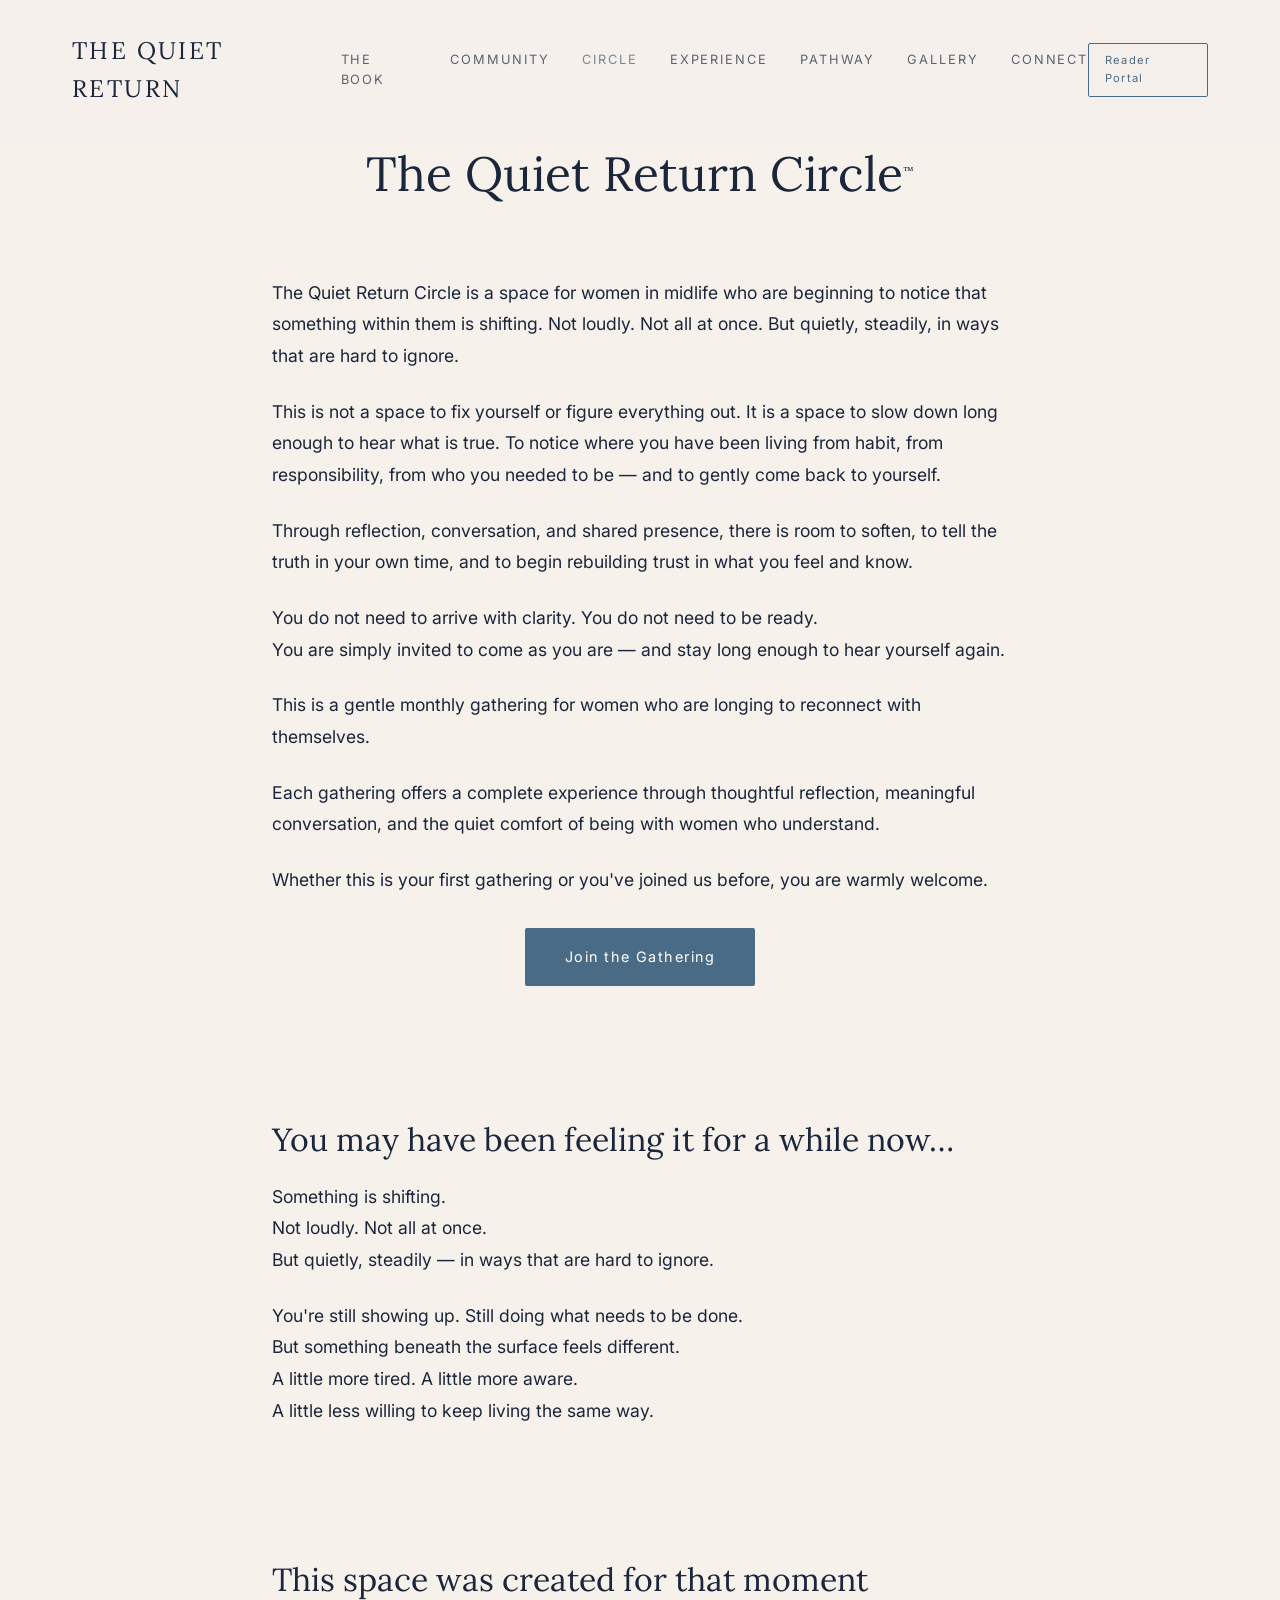
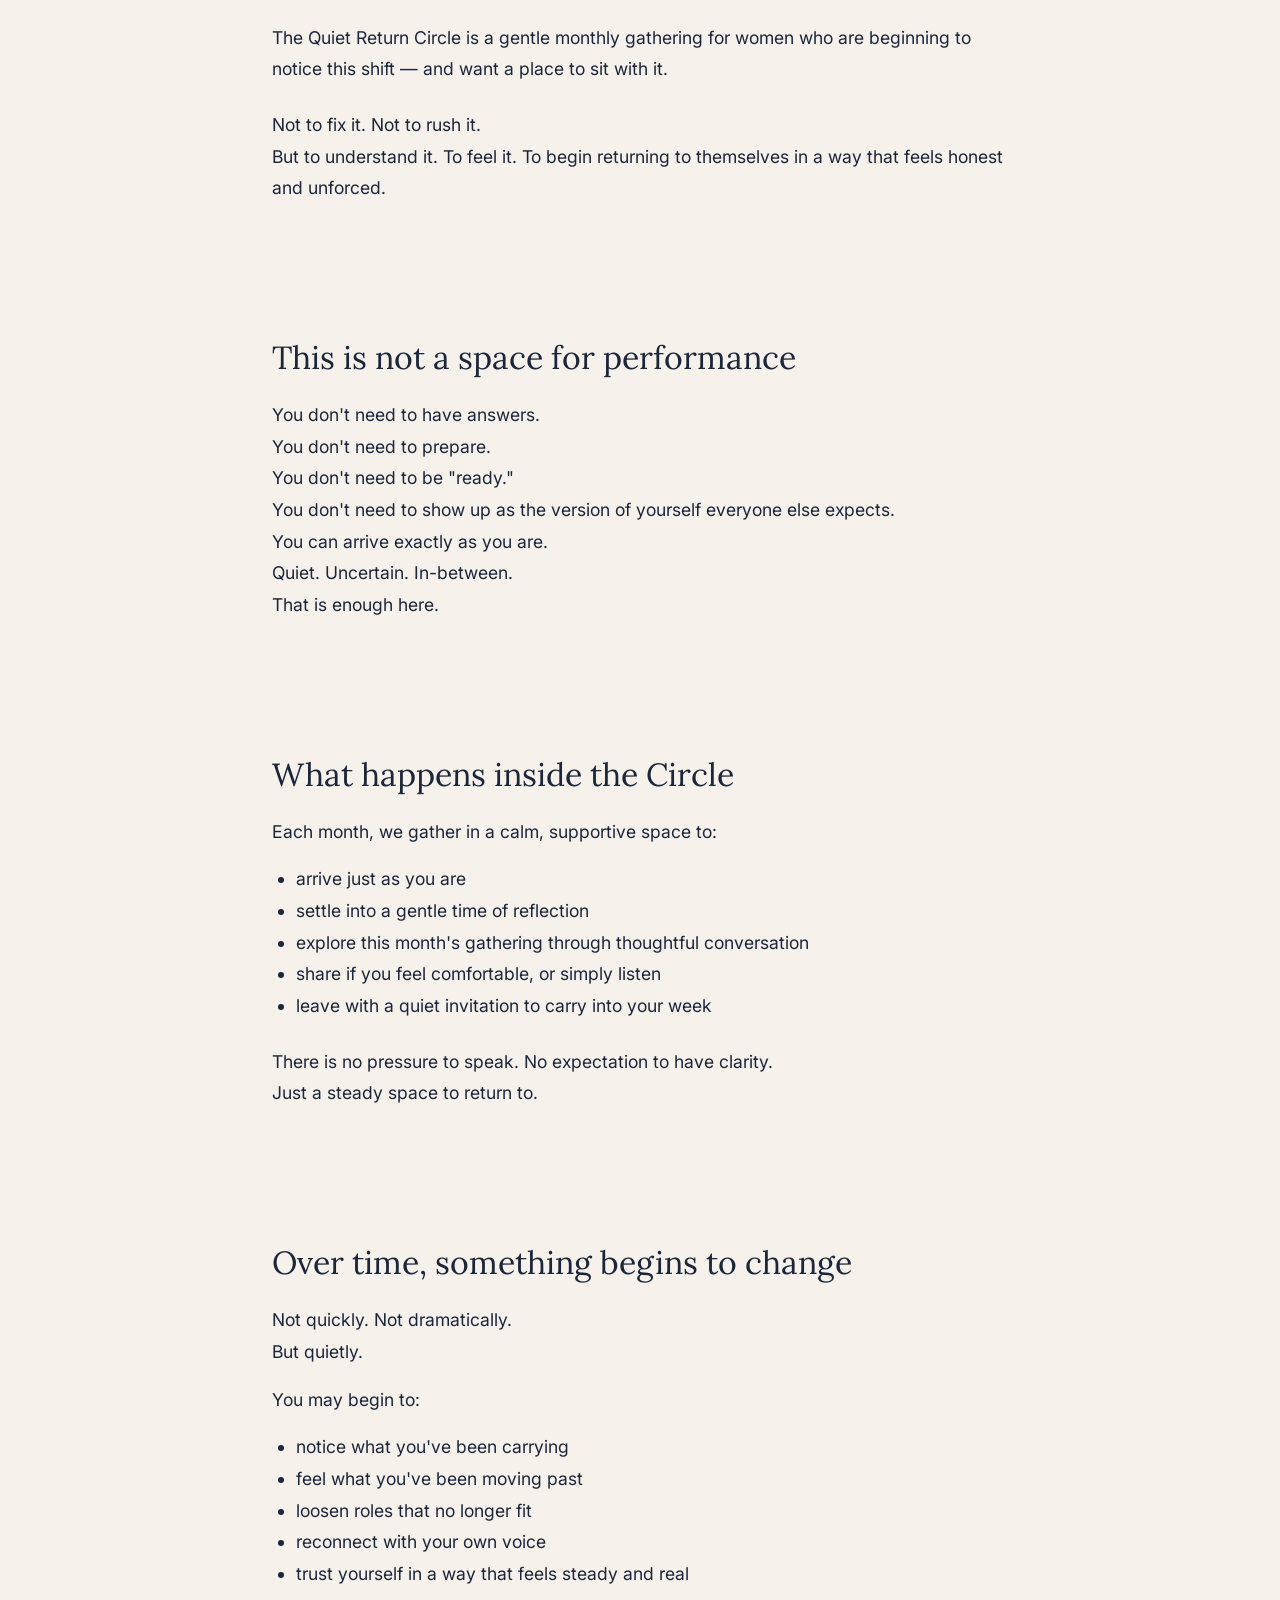
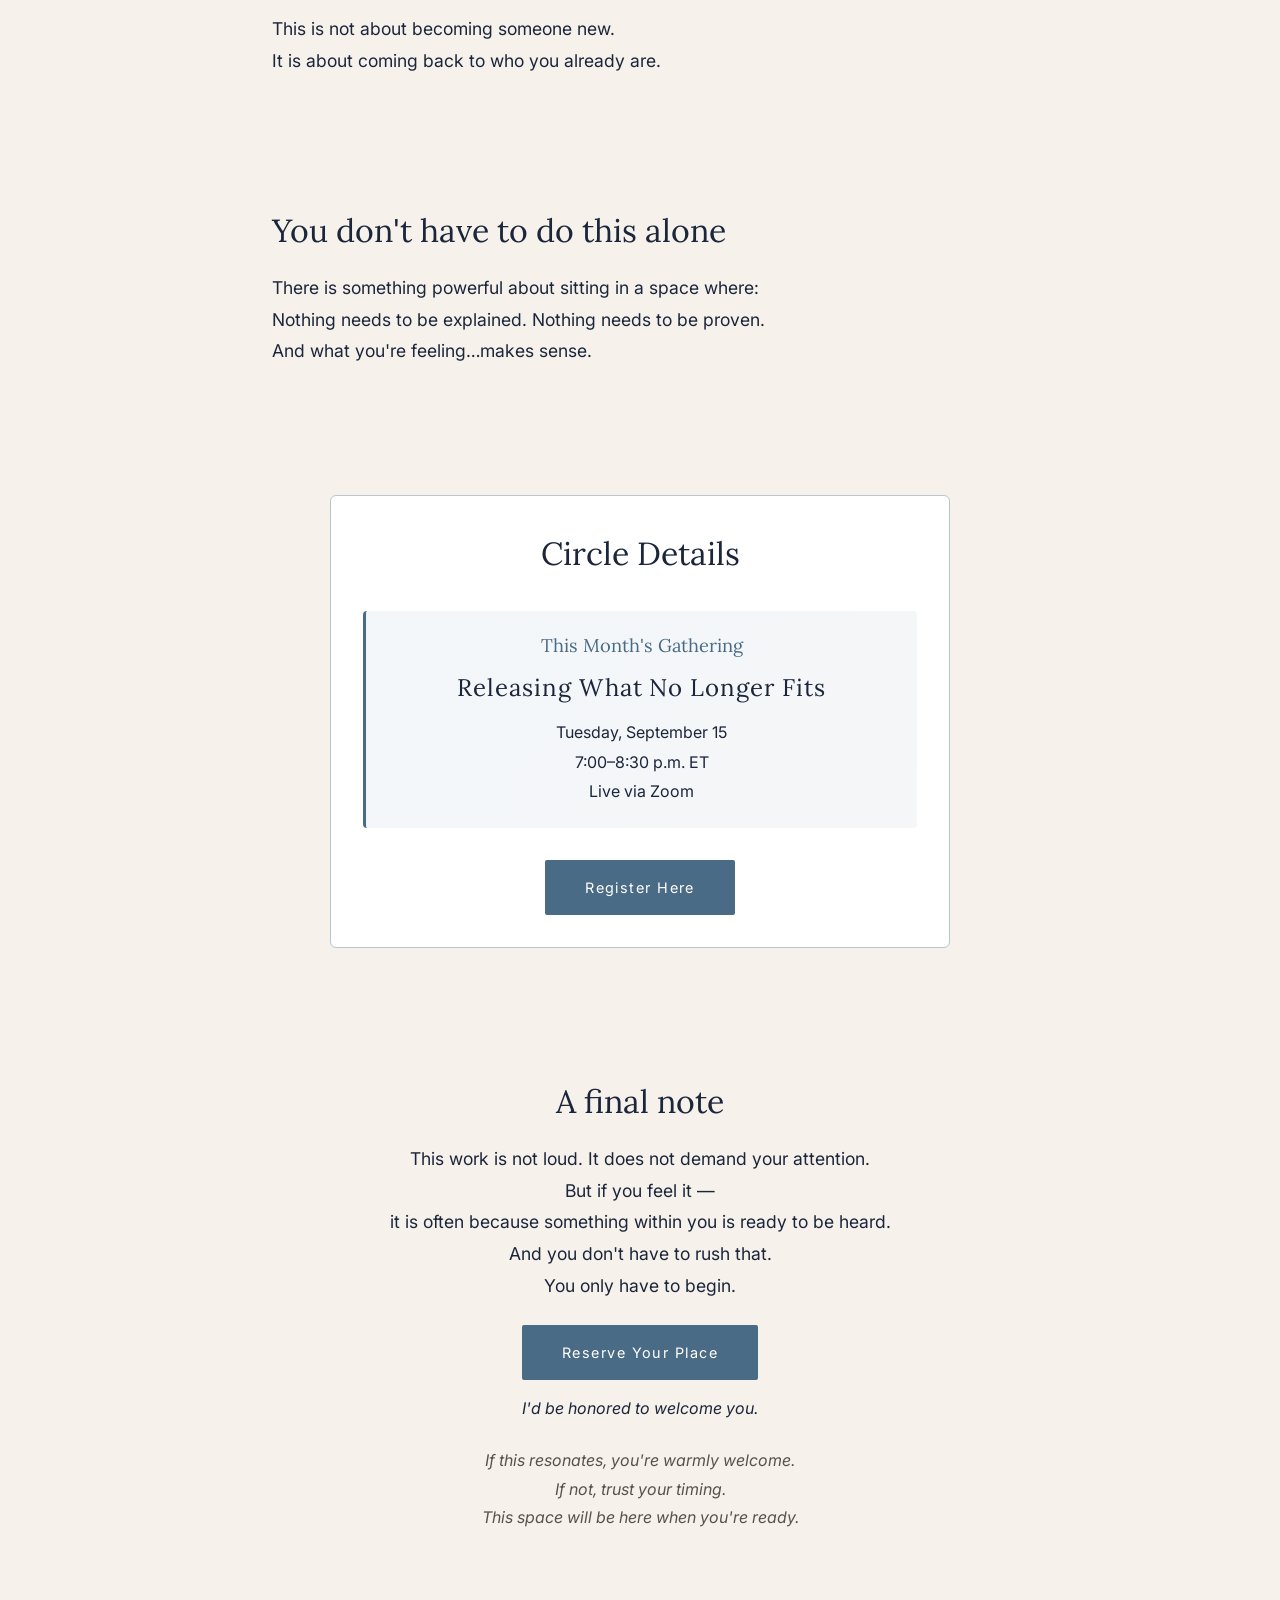
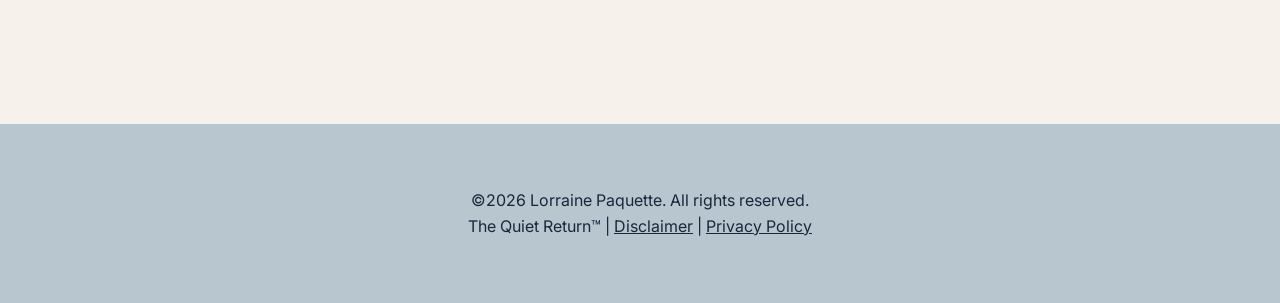
<file: circle.html>
<!DOCTYPE html>
<html lang="en">

<head>
    <meta charset="UTF-8">
    <meta name="viewport" content="width=device-width, initial-scale=1.0">
    <title>Circle | The Quiet Return</title>
    <meta name="description" content="The Quiet Return Circle: a gentle monthly Zoom gathering for women in midlife to slow down, reflect, and reconnect with themselves.">
    <link rel="canonical" href="https://lorrainepaquette.com/circle.html">
    <meta property="og:type" content="website">
    <meta property="og:title" content="The Quiet Return Circle">
    <meta property="og:description" content="A gentle monthly gathering for women who are beginning to notice a shift — and want a place to sit with it.">
    <meta property="og:url" content="https://lorrainepaquette.com/circle.html">
    <meta property="og:image" content="https://lorrainepaquette.com/assets/hero-bg.png">
    <meta name="twitter:card" content="summary_large_image">
    <link rel="icon" type="image/png" href="/assets/web_logo.png">
    <link rel="preconnect" href="https://fonts.googleapis.com">
    <link rel="preconnect" href="https://fonts.gstatic.com" crossorigin>
    <link href="https://fonts.googleapis.com/css2?family=Inter:wght@300;400&family=Lora:wght@400;500&display=swap"
        rel="stylesheet">
    <link rel="stylesheet" href="css/styles.css">
</head>

<body>
    <nav>
        <div class="container nav-content"><a href="index.html" class="logo">THE QUIET RETURN</a>
            <input type="checkbox" id="nav-toggle" class="nav-toggle-checkbox">
            <div class="nav-links"><a href="book.html">The Book</a><a href="community.html">Community</a><a
                    href="circle.html" style="color:var(--color-muted-slate);">Circle</a><a href="experience.html">Experience</a><a
                    href="pathway.html">Pathway</a><a href="gallery.html">Gallery</a><!-- <a href="bridge.html">Bridge</a> --><a
                    href="connect.html">Connect</a>
            </div>
            <div class="nav-actions"><a href="reader-portal.html" class="btn btn-outline"
                style="padding: 0.5rem 1rem; font-size: 0.7rem;">Reader Portal</a>
                <label for="nav-toggle" class="nav-toggle" aria-label="Toggle menu"><span></span><span></span><span></span></label>
            </div>
        </div>
    </nav>
    <section class="section" style="padding-top: var(--spacing-xl);">
        <div class="container" style="max-width: 800px;">
            <h1 class="font-serif reveal"
                style="font-size: 3rem; margin-bottom: var(--spacing-lg); text-align: center;">The Quiet Return
                Circle<sup><span style="font-size: 10px;">&trade;</span></sup></h1>

            <div class="reveal" style="font-size: 1.1rem; line-height: 1.8; margin-bottom: var(--spacing-xl);">
                <p style="margin-bottom: 1.5rem;">The Quiet Return Circle is a space for women in midlife who are
                    beginning to notice that something within them is shifting. Not loudly. Not all at once. But
                    quietly, steadily, in ways that are hard to ignore.</p>
                <p style="margin-bottom: 1.5rem;">This is not a space to fix yourself or figure everything out. It is a
                    space to slow down long enough to hear what is true. To notice where you have been living from
                    habit, from responsibility, from who you needed to be &mdash; and to gently come back to yourself.
                </p>
                <p style="margin-bottom: 1.5rem;">Through reflection, conversation, and shared presence, there is room
                    to soften, to tell the truth in your own time, and to begin rebuilding trust in what you feel and
                    know.</p>
                <p style="margin-bottom: 1.5rem;">You do not need to arrive with clarity. You do not need to be
                    ready.<br>You are simply invited to come as you are &mdash; and stay long enough to hear yourself
                    again.</p>
                <p style="margin-bottom: 1.5rem;">This is a gentle monthly gathering for women who are longing to
                    reconnect with themselves.</p>
                <p style="margin-bottom: 1.5rem;">Each gathering offers a complete experience through thoughtful
                    reflection, meaningful conversation, and the quiet comfort of being with women who understand.</p>
                <p style="margin-bottom: 1.5rem;">Whether this is your first gathering or you've joined us before, you
                    are warmly welcome.</p>
                <div style="text-align: center; margin-top: 2rem; margin-bottom: 3rem;">
                    <a href="registration.html" class="btn">Join the Gathering</a>
                </div>
            </div>

            <div class="reveal" style="margin-bottom: var(--spacing-xl);">
                <h2 class="font-serif" style="font-size: 2rem; margin-bottom: 1rem;">You may have been feeling it for a
                    while now&hellip;</h2>
                <p style="font-size: 1.1rem; line-height: 1.8; margin-bottom: 1.5rem;">
                    Something is shifting.<br>
                    Not loudly. Not all at once.<br>
                    But quietly, steadily &mdash; in ways that are hard to ignore.
                </p>
                <p style="font-size: 1.1rem; line-height: 1.8; margin-bottom: 1.5rem;">
                    You're still showing up. Still doing what needs to be done.<br>
                    But something beneath the surface feels different.<br>
                    A little more tired. A little more aware.<br>
                    A little less willing to keep living the same way.
                </p>
            </div>

            <div class="reveal" style="margin-bottom: var(--spacing-xl);">
                <h2 class="font-serif" style="font-size: 2rem; margin-bottom: 1rem;">This space was created for that
                    moment</h2>
                <p style="font-size: 1.1rem; line-height: 1.8; margin-bottom: 1.5rem;">
                    The Quiet Return Circle is a gentle monthly gathering for women who are beginning to
                    notice this shift &mdash; and want a place to sit with it.
                </p>
                <p style="font-size: 1.1rem; line-height: 1.8; margin-bottom: 1.5rem;">
                    Not to fix it. Not to rush it.<br>
                    But to understand it. To feel it. To begin returning to themselves in a way that feels honest and
                    unforced.
                </p>
            </div>

            <div class="reveal" style="margin-bottom: var(--spacing-xl);">
                <h2 class="font-serif" style="font-size: 2rem; margin-bottom: 1rem;">This is not a space for performance
                </h2>
                <p style="font-size: 1.1rem; line-height: 1.8; margin-bottom: 1.5rem;">
                    You don't need to have answers.<br>
                    You don't need to prepare.<br>
                    You don't need to be "ready."<br>
                    You don't need to show up as the version of yourself everyone else expects.<br>
                    You can arrive exactly as you are.<br>
                    Quiet. Uncertain. In-between.<br>
                    That is enough here.
                </p>
            </div>

            <div class="reveal" style="margin-bottom: var(--spacing-xl);">
                <h2 class="font-serif" style="font-size: 2rem; margin-bottom: 1rem;">What happens inside the Circle</h2>
                <p style="font-size: 1.1rem; line-height: 1.8; margin-bottom: 1rem;">Each month, we gather in a calm,
                    supportive space to:</p>
                <ul style="font-size: 1.1rem; line-height: 1.8; margin-bottom: 1.5rem; padding-left: 1.5rem;">
                    <li>arrive just as you are</li>
                    <li>settle into a gentle time of reflection</li>
                    <li>explore this month's gathering through thoughtful conversation</li>
                    <li>share if you feel comfortable, or simply listen</li>
                    <li>leave with a quiet invitation to carry into your week</li>
                </ul>
                <p style="font-size: 1.1rem; line-height: 1.8; margin-bottom: 1.5rem;">
                    There is no pressure to speak. No expectation to have clarity.<br>
                    Just a steady space to return to.
                </p>
            </div>

            <div class="reveal" style="margin-bottom: var(--spacing-xl);">
                <h2 class="font-serif" style="font-size: 2rem; margin-bottom: 1rem;">Over time, something begins to
                    change</h2>
                <p style="font-size: 1.1rem; line-height: 1.8; margin-bottom: 1rem;">
                    Not quickly. Not dramatically.<br>
                    But quietly.
                </p>
                <p style="font-size: 1.1rem; line-height: 1.8; margin-bottom: 1rem;">You may begin to:</p>
                <ul style="font-size: 1.1rem; line-height: 1.8; margin-bottom: 1.5rem; padding-left: 1.5rem;">
                    <li>notice what you've been carrying</li>
                    <li>feel what you've been moving past</li>
                    <li>loosen roles that no longer fit</li>
                    <li>reconnect with your own voice</li>
                    <li>trust yourself in a way that feels steady and real</li>
                </ul>
                <p style="font-size: 1.1rem; line-height: 1.8; margin-bottom: 1.5rem;">
                    This is not about becoming someone new.<br>
                    It is about coming back to who you already are.
                </p>
            </div>

            <div class="reveal" style="margin-bottom: var(--spacing-xl);">
                <h2 class="font-serif" style="font-size: 2rem; margin-bottom: 1rem;">You don't have to do this alone
                </h2>
                <p style="font-size: 1.1rem; line-height: 1.8; margin-bottom: 1.5rem;">
                    There is something powerful about sitting in a space where:<br>
                    Nothing needs to be explained. Nothing needs to be proven.<br>
                    And what you're feeling&hellip;makes sense.
                </p>
            </div>

            <div class="circle-details reveal"
                style="margin: 0 auto; margin-bottom: var(--spacing-xl); max-width: 620px;">
                <h2 class="font-serif" style="font-size: 2rem; margin-bottom: 2rem; text-align: center;">Circle Details
                </h2>

                <!--
                <div class="details-grid">
                    <div class="detail-row">
                        <span class="detail-icon">&#9711;</span>
                        <div class="detail-content">
                            <span class="detail-label">Format</span>
                            <span class="detail-value">Live monthly gathering &middot; 90 minutes</span>
                        </div>
                    </div>

                    <div class="detail-row">
                        <span class="detail-icon">&#9993;</span>
                        <div class="detail-content">
                            <span class="detail-label">Platform</span>
                            <span class="detail-value">Zoom (link provided upon registration)</span>
                        </div>
                    </div>

                    <div class="detail-row">
                        <span class="detail-icon">&#10047;</span>
                        <div class="detail-content">
                            <span class="detail-label">Registration</span>
                            <span class="detail-value">Join us whenever it feels right &mdash;
                                each gathering stands on its own while gently building upon the practice of returning
                                to yourself.</span>
                        </div>
                    </div>
                </div>
                -->
                
                <div class="first-gathering-callout">
                    <p class="font-serif" style="font-size: 1.15rem; margin-bottom: 0.5rem;">This Month's Gathering</p>
                    <p
                        style="font-size: 1.5rem; font-weight: 400; letter-spacing: 0.04em; font-family: var(--font-heading); margin-bottom: 0.75rem;">Releasing What No Longer Fits</p>
                    <p style="font-size: 1rem; line-height: 1.7; margin-bottom: 0.15rem;">Tuesday, September 15</p>
                    <p style="font-size: 1rem; line-height: 1.7; margin-bottom: 0.15rem;">7:00&ndash;8:30 p.m. ET
                    </p>
                    <p style="font-size: 1rem; line-height: 1.7; margin-bottom: 0.15rem;">Live via Zoom</p>
                    
                </div>

                <div style="text-align: center; margin-top: 2rem;">
                    <a href="registration.html" class="btn">Register Here</a>
                </div>
            </div>

            <div class="reveal" style="text-align: center; ">
                <h2 class="font-serif" style="font-size: 2rem; margin-bottom: 1rem;">A final note</h2>
                <p style="font-size: 1.1rem; line-height: 1.8; margin-bottom: 1.5rem;">
                    This work is not loud. It does not demand your attention.<br>
                    But if you feel it &mdash;<br>
                    it is often because something within you is ready to be heard.<br>
                    And you don't have to rush that.<br>
                    You only have to begin.
                </p>
                <a href="registration.html" class="btn" style="margin-bottom: 1rem;">Reserve Your Place</a>
                <p style="font-size: 1rem; font-style: italic; margin-bottom: 1.5rem;">I'd be honored to welcome you.
                </p>
                <p style="font-size: 1rem; line-height: 1.8; color: var(--color-warm-stone); font-style: italic;">
                    If this resonates, you're warmly welcome.<br>
                    If not, trust your timing.<br>
                    This space will be here when you're ready.
                </p>
            </div>
        </div>
    </section>
    <footer>
        <div class="container" style="text-align:center;">
            <p>&copy;2026 Lorraine Paquette. All rights reserved.</p>
            <p>The Quiet Return&trade; | <a href="disclaimer.html" style="text-decoration: underline;">Disclaimer</a>
                | <a href="privacy.html" style="text-decoration: underline;">Privacy Policy</a>
            </p>
        </div>
    </footer>
    <script src="js/main.js"></script>
</body>

</html>
</file>
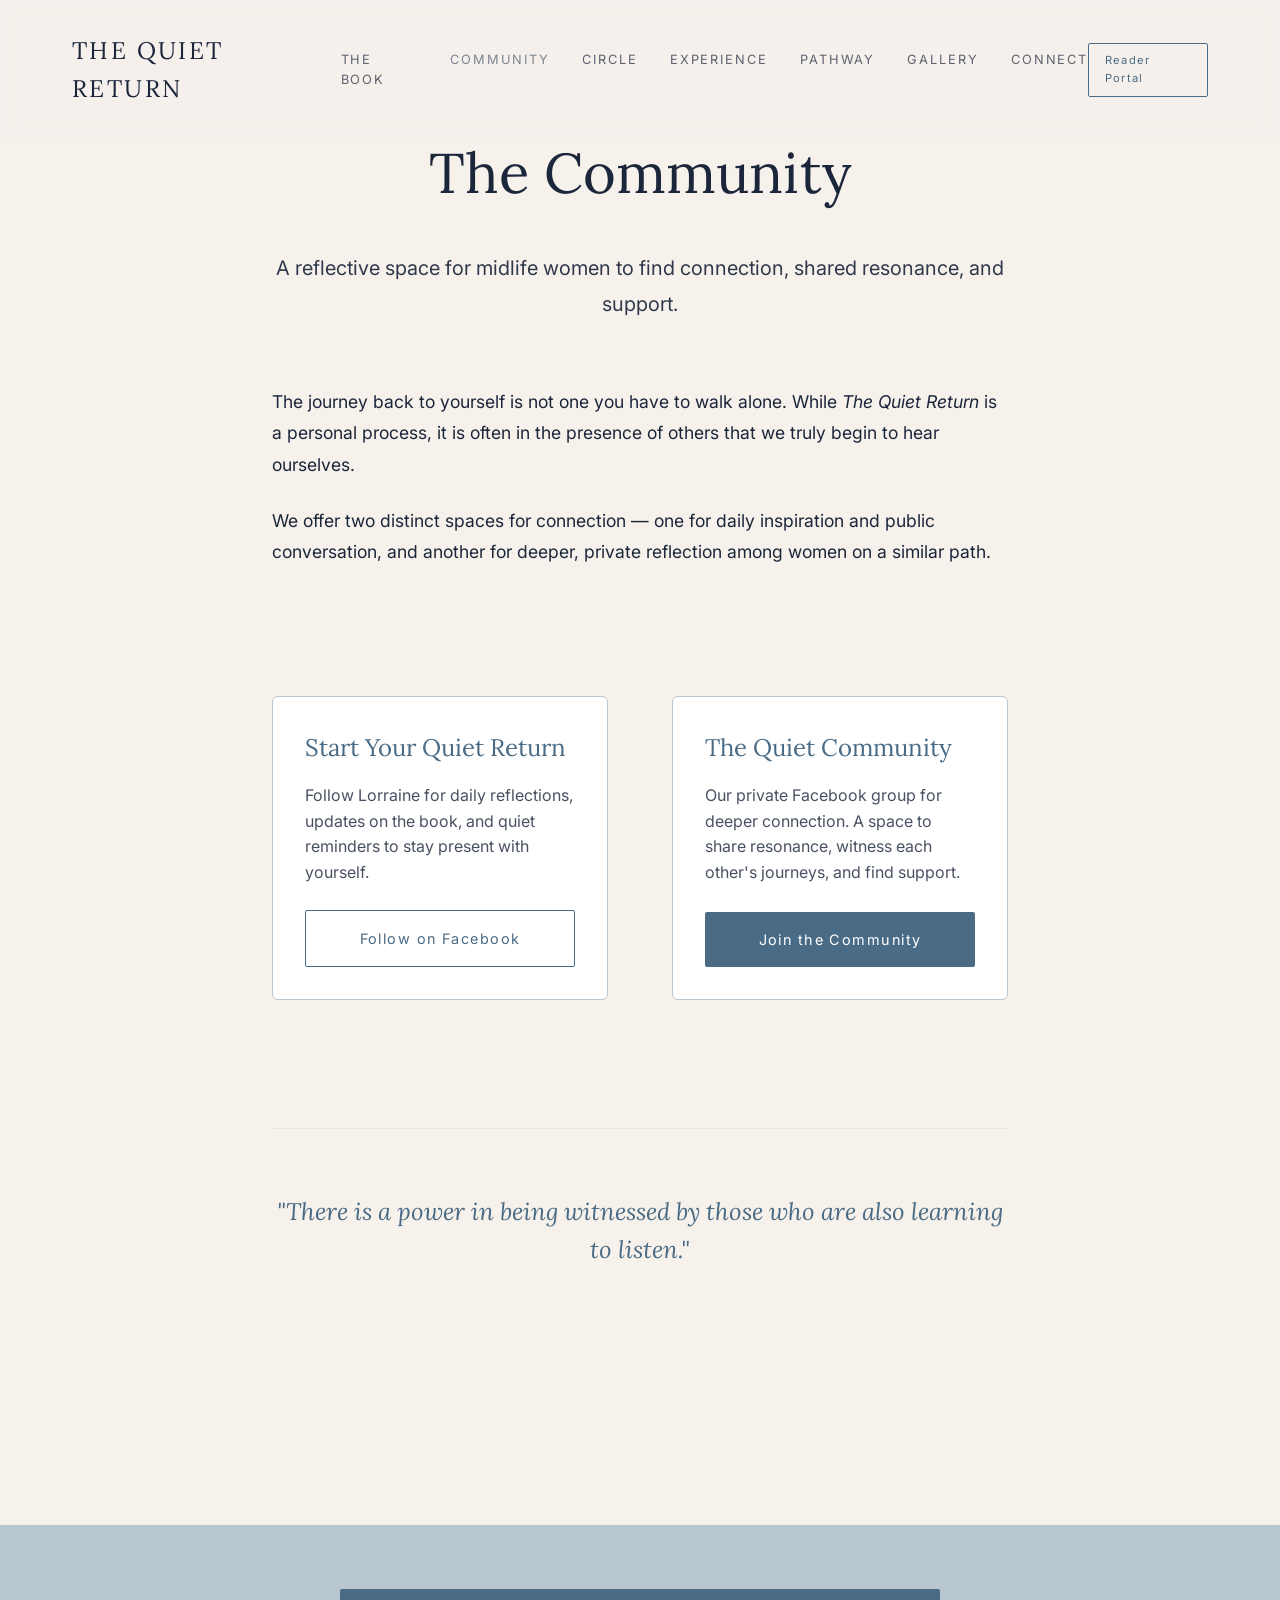
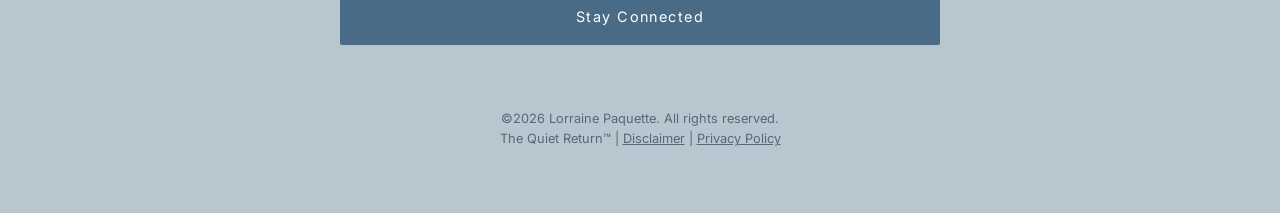
<file: community.html>
<!DOCTYPE html>
<html lang="en">

<head>
    <meta charset="UTF-8">
    <meta name="viewport" content="width=device-width, initial-scale=1.0">
    <title>Community | The Quiet Return</title>
    <meta name="description" content="Join The Quiet Return community — daily reflections and a private space for midlife women to find connection, shared resonance, and support.">
    <link rel="canonical" href="https://lorrainepaquette.com/community.html">
    <meta property="og:type" content="website">
    <meta property="og:title" content="The Quiet Return | Community">
    <meta property="og:description" content="A reflective space for midlife women to find connection, shared resonance, and support.">
    <meta property="og:url" content="https://lorrainepaquette.com/community.html">
    <meta property="og:image" content="https://lorrainepaquette.com/assets/hero-bg.png">
    <meta name="twitter:card" content="summary_large_image">
    <link rel="icon" type="image/png" href="/assets/web_logo.png">
    <link rel="preconnect" href="https://fonts.googleapis.com">
    <link rel="preconnect" href="https://fonts.gstatic.com" crossorigin>
    <link href="https://fonts.googleapis.com/css2?family=Inter:wght@300;400&family=Lora:wght@400;500&display=swap"
        rel="stylesheet">
    <link rel="stylesheet" href="css/styles.css">
</head>

<body>
    <nav>
        <div class="container nav-content">
            <a href="index.html" class="logo">THE QUIET RETURN</a>
            <input type="checkbox" id="nav-toggle" class="nav-toggle-checkbox">
            <div class="nav-links">
                <a href="book.html">The Book</a>
                <a href="community.html" style="color:var(--color-muted-slate);">Community</a>
                <a href="circle.html">Circle</a>
                <a href="experience.html">Experience</a>
                <a href="pathway.html">Pathway</a>
                <a href="gallery.html">Gallery</a>
                <a href="connect.html">Connect</a>
            </div>
            <div class="nav-actions">
                <a href="reader-portal.html" class="btn btn-outline" style="padding: 0.5rem 1rem; font-size: 0.7rem;">Reader
                    Portal</a>
                <label for="nav-toggle" class="nav-toggle" aria-label="Toggle menu"><span></span><span></span><span></span></label>
            </div>
        </div>
    </nav>

    <section class="section" style="padding-top: var(--spacing-xl);">
        <div class="container" style="max-width: 800px; text-align: center;">
            <h1 class="font-serif reveal" style="font-size: 3.5rem; margin-bottom: var(--spacing-md);">The Community
            </h1>
            <p class="reveal"
                style="font-size: 1.25rem; line-height: 1.8; margin-bottom: var(--spacing-lg); color: var(--color-deep-slate); opacity: 0.9;">
                A reflective space for midlife women to find connection, shared resonance, and support.
            </p>

            <div class="reveal" style="text-align: left; margin-bottom: var(--spacing-xl);">
                <p style="font-size: 1.1rem; line-height: 1.8; margin-bottom: 1.5rem;">
                    The journey back to yourself is not one you have to walk alone. While <em>The Quiet Return</em> is a
                    personal process, it is often in the presence of others that we truly begin to hear ourselves.
                </p>
                <p style="font-size: 1.1rem; line-height: 1.8; margin-bottom: 1.5rem;">
                    We offer two distinct spaces for connection — one for daily inspiration and public conversation, and
                    another for deeper, private reflection among women on a similar path.
                </p>
            </div>

            <div class="grid reveal"
                style="grid-template-columns: repeat(auto-fit, minmax(320px, 1fr)); gap: var(--spacing-lg); text-align: left;">
                <div class="journey-card"
                    style="display: flex; flex-direction: column; justify-content: space-between; padding: var(--spacing-md); background: white; border-radius: 6px; border: 1px solid var(--color-misty-blue);">
                    <div>
                        <h3 class="font-serif"
                            style="font-size: 1.5rem; margin-bottom: 1rem; color: var(--color-seascape-blue);">Start
                            Your Quiet Return</h3>
                        <p style="font-size: 1rem; line-height: 1.6; margin-bottom: 1.5rem; opacity: 0.8;">
                            Follow Lorraine for daily reflections, updates on the book, and quiet
                            reminders to stay present with yourself.
                        </p>
                    </div>
                    <a href="https://www.facebook.com/lorraine.paquette/" class="btn btn-outline"
                        style="text-align: center; width: 100%;">Follow on Facebook</a>
                </div>

                <div class="journey-card"
                    style="display: flex; flex-direction: column; justify-content: space-between; padding: var(--spacing-md); background: white; border-radius: 6px; border: 1px solid var(--color-misty-blue);">
                    <div>
                        <h3 class="font-serif"
                            style="font-size: 1.5rem; margin-bottom: 1rem; color: var(--color-seascape-blue);">The Quiet
                            Community</h3>
                        <p style="font-size: 1rem; line-height: 1.6; margin-bottom: 1.5rem; opacity: 0.8;">
                            Our private Facebook group for deeper connection. A space to share resonance, witness each
                            other's journeys, and find support.
                        </p>
                    </div>
                    <a href="https://www.facebook.com/groups/thequietreturnwomencominghometothemselves" class="btn"
                        style="text-align: center; width: 100%;">Join the Community</a>
                </div>
            </div>

            <div class="reveal"
                style="margin-top: var(--spacing-xl); padding: var(--spacing-lg) 0; border-top: 1px solid rgba(184, 198, 208, 0.3);">
                <p class="font-serif" style="font-size: 1.5rem; font-style: italic; color: var(--color-seascape-blue);">
                    "There is a power in being witnessed by those who are also learning to listen."
                </p>
            </div>
        </div>
    </section>

    <footer>
        <div class="container">
            <div class="newsletter-box">
                <a href="connect.html" class="btn" style="width: 100%;">Stay Connected</a>
            </div>
            <div style="margin-top: var(--spacing-lg); text-align: center; opacity: 0.6; font-size: 0.8rem;">
                <p>&copy;2026 Lorraine Paquette. All rights reserved.</p>
                <p>The Quiet Return&trade; | <a href="disclaimer.html"
                        style="text-decoration: underline;">Disclaimer</a> | <a href="privacy.html"
                        style="text-decoration: underline;">Privacy Policy</a></p>
            </div>
        </div>
    </footer>
    <script src="js/main.js"></script>
</body>

</html>
</file>
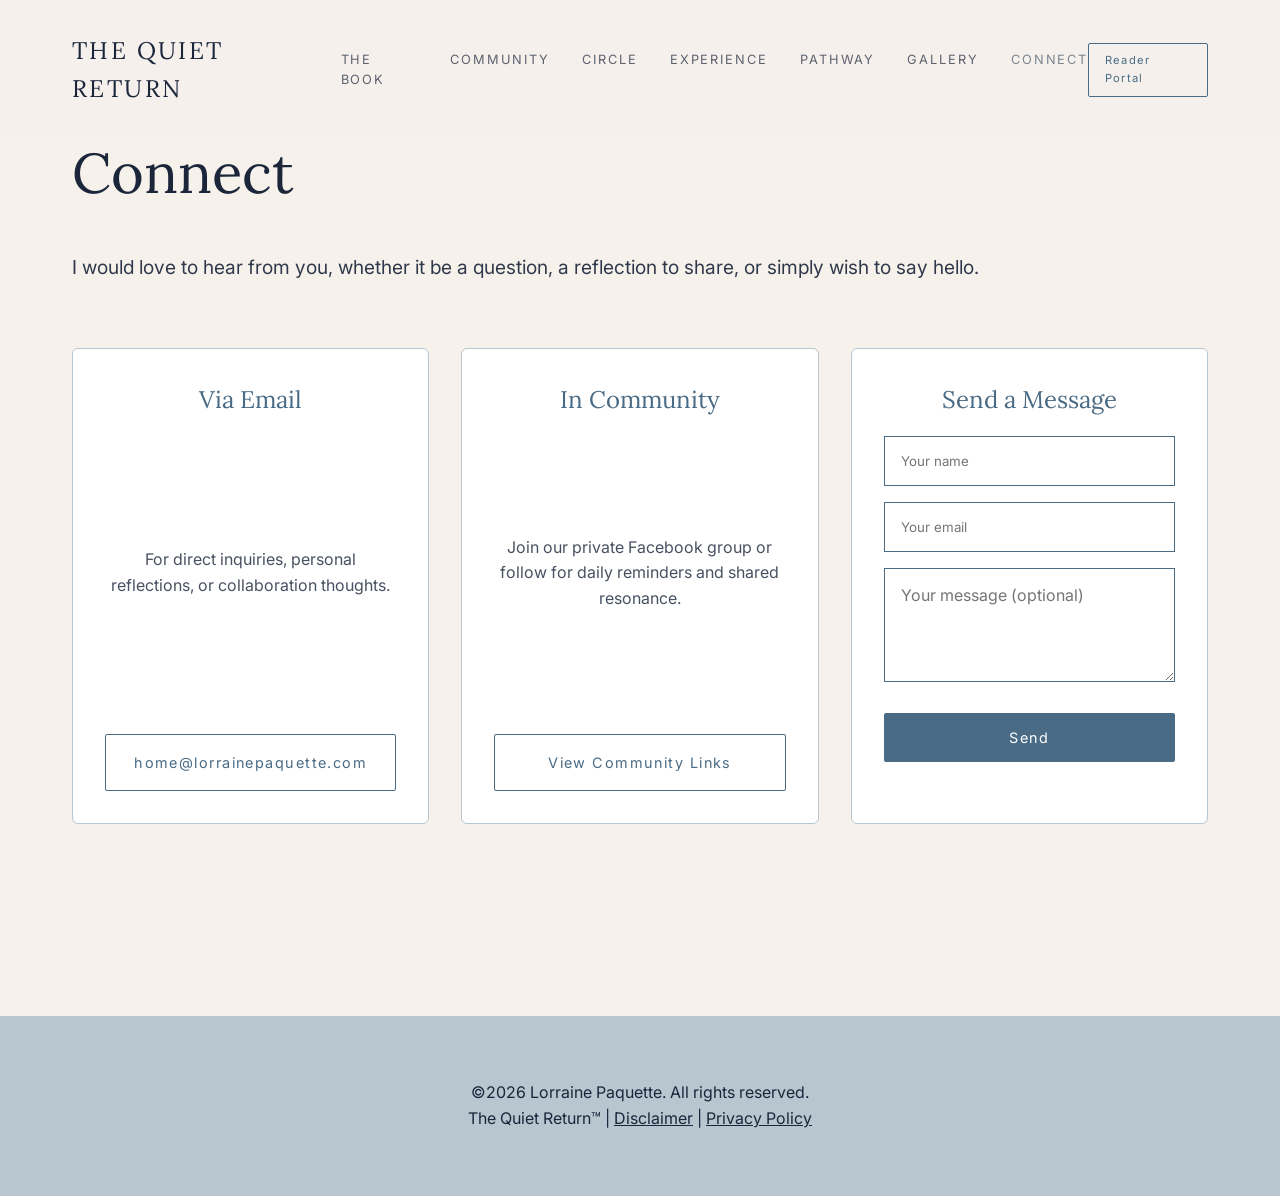
<file: connect.html>
<!DOCTYPE html>
<html lang="en">

<head>
    <meta charset="UTF-8">
    <meta name="viewport" content="width=device-width, initial-scale=1.0">
    <title>Connect | The Quiet Return</title>
    <meta name="description" content="Get in touch with Lorraine Paquette — questions, reflections, or a simple hello. Email, community links, and a direct contact form.">
    <link rel="canonical" href="https://lorrainepaquette.com/connect.html">
    <meta property="og:type" content="website">
    <meta property="og:title" content="Connect | The Quiet Return">
    <meta property="og:description" content="I would love to hear from you, whether it be a question, a reflection to share, or simply wish to say hello.">
    <meta property="og:url" content="https://lorrainepaquette.com/connect.html">
    <meta property="og:image" content="https://lorrainepaquette.com/assets/hero-bg.png">
    <meta name="twitter:card" content="summary_large_image">
    <link rel="icon" type="image/png" href="/assets/web_logo.png">
    <link rel="preconnect" href="https://fonts.googleapis.com">
    <link rel="preconnect" href="https://fonts.gstatic.com" crossorigin>
    <link href="https://fonts.googleapis.com/css2?family=Inter:wght@300;400&family=Lora:wght@400;500&display=swap"
        rel="stylesheet">
    <link rel="stylesheet" href="css/styles.css">
    <style>
        .journey-card {
            display: flex;
            flex-direction: column;
            justify-content: space-between;
            height: 100%;
            text-align: center;
            padding: var(--spacing-md);
            background: white;
            border-radius: 6px;
            border: 1px solid var(--color-misty-blue);
        }

        .journey-card .btn {
            display: flex;
            align-items: center;
            justify-content: center;
            padding: 1rem;
        }
    </style>
</head>

<body>
    <nav>
        <div class="container nav-content"><a href="index.html" class="logo">THE QUIET RETURN</a>
            <input type="checkbox" id="nav-toggle" class="nav-toggle-checkbox">
            <div class="nav-links"><a href="book.html">The Book</a><a href="community.html">Community</a><a
                    href="circle.html">Circle</a><a href="experience.html">Experience</a><a
                    href="pathway.html">Pathway</a><a href="gallery.html">Gallery</a><!-- <a href="bridge.html">Bridge</a> --><a href="connect.html"
                    style="color:var(--color-muted-slate);">Connect</a></div>
            <div class="nav-actions"><a href="reader-portal.html"
                class="btn btn-outline" style="padding: 0.5rem 1rem; font-size: 0.7rem;">Reader Portal</a>
                <label for="nav-toggle" class="nav-toggle" aria-label="Toggle menu"><span></span><span></span><span></span></label>
            </div>
        </div>
    </nav>
    <section class="section" style="padding-top: var(--spacing-xl);">
        <div class="container">
            <div class="reveal" style="max-width: 1000px; margin-bottom: var(--spacing-lg);">
                <h1 class="font-serif" style="font-size: 3.5rem; margin-bottom: var(--spacing-md);">Connect</h1>
                <p style="font-size: 1.2rem; line-height: 1.8; opacity: 0.9;">
                    I would love to hear from you, whether it be a question, a reflection to share, or simply wish to
                    say hello.
                </p>
            </div>

            <div class="grid"
                style="grid-template-columns: repeat(auto-fit, minmax(300px, 1fr)); gap: var(--spacing-md);">
                <div class="journey-card reveal">
                    <h3 class="font-serif" style="font-size: 1.5rem; margin-bottom: 1rem;">Via Email</h3>
                    <p style="margin-bottom: 1.5rem; opacity: 0.8;">For direct inquiries, personal reflections, or
                        collaboration thoughts.</p>
                    <a href="mailto:home@lorrainepaquette.com" class="btn btn-outline"
                        style="width: 100%;">home@lorrainepaquette.com</a>
                </div>

                <div class="journey-card reveal">
                    <h3 class="font-serif" style="font-size: 1.5rem; margin-bottom: 1rem;">In Community</h3>
                    <p style="margin-bottom: 1.5rem; opacity: 0.8;">Join our private Facebook group or follow for daily
                        reminders and shared resonance.</p>
                    <a href="community.html" class="btn btn-outline" style="width: 100%;">View Community Links</a>
                </div>

                <div class="journey-card reveal" style="text-align: left;">
                    <h3 class="font-serif" style="font-size: 1.5rem; margin-bottom: 1rem; text-align: center;">Send a
                        Message</h3>
                    <form id="contact-form">
                        <input type="text" name="name" id="contact-name" class="newsletter-input" placeholder="Your name" required>
                        <input type="email" name="email" id="contact-email" class="newsletter-input" placeholder="Your email" required>
                        <textarea name="message" id="contact-message" class="newsletter-input form-textarea" placeholder="Your message (optional)" rows="4"></textarea>
                        <!-- Honeypot: left blank by humans, often auto-filled by bots. Hidden off-screen, not display:none. -->
                        <input type="text" name="company" id="contact-company" autocomplete="off" tabindex="-1"
                            style="position: absolute; left: -9999px; width: 1px; height: 1px; opacity: 0;">
                        <input type="hidden" name="renderedAt" id="contact-rendered-at">
                        <button type="submit" class="btn" style="width: 100%; margin-top: 0.5rem;">Send</button>
                        <p id="contact-status" class="form-status" role="status"></p>
                    </form>
                </div>
            </div>
        </div>
    </section>
    <footer>
        <div class="container" style="text-align:center;">
            <p>&copy;2026 Lorraine Paquette. All rights reserved.</p>
            <p>The Quiet Return&trade; | <a href="disclaimer.html" style="text-decoration: underline;">Disclaimer</a>
                | <a href="privacy.html" style="text-decoration: underline;">Privacy Policy</a>
            </p>
        </div>
    </footer>
    <script src="js/main.js"></script>
    <script>
        // TODO: replace with your real Supabase Edge Function URL after deploying
        // (find it in Supabase Dashboard -> Edge Functions -> submit-contact).
        const CONTACT_FUNCTION_URL = "https://ykttcsdlkavdewsjdadz.supabase.co/functions/v1/submit-contact";

        document.getElementById('contact-rendered-at').value = Date.now();

        const contactForm = document.getElementById('contact-form');
        const contactStatus = document.getElementById('contact-status');

        contactForm.addEventListener('submit', async (e) => {
            e.preventDefault();
            const submitBtn = contactForm.querySelector('button[type="submit"]');
            submitBtn.disabled = true;
            submitBtn.textContent = 'Sending...';
            contactStatus.textContent = '';
            contactStatus.className = 'form-status';

            const payload = {
                name: document.getElementById('contact-name').value,
                email: document.getElementById('contact-email').value,
                message: document.getElementById('contact-message').value,
                company: document.getElementById('contact-company').value,
                renderedAt: Number(document.getElementById('contact-rendered-at').value),
            };

            try {
                const res = await fetch(CONTACT_FUNCTION_URL, {
                    method: 'POST',
                    headers: { 'Content-Type': 'application/json' },
                    body: JSON.stringify(payload),
                });
                const data = await res.json();

                if (res.ok && data.success) {
                    contactForm.reset();
                    document.getElementById('contact-rendered-at').value = Date.now();
                    contactStatus.textContent = "Thank you — your message has been sent.";
                    contactStatus.classList.add('form-status-success');
                } else {
                    contactStatus.textContent = data.error || "Something went wrong. Please try again.";
                    contactStatus.classList.add('form-status-error');
                }
            } catch (err) {
                contactStatus.textContent = "Something went wrong. Please check your connection and try again.";
                contactStatus.classList.add('form-status-error');
            } finally {
                submitBtn.disabled = false;
                submitBtn.textContent = 'Send';
            }
        });
    </script>
</body>

</html>
</file>
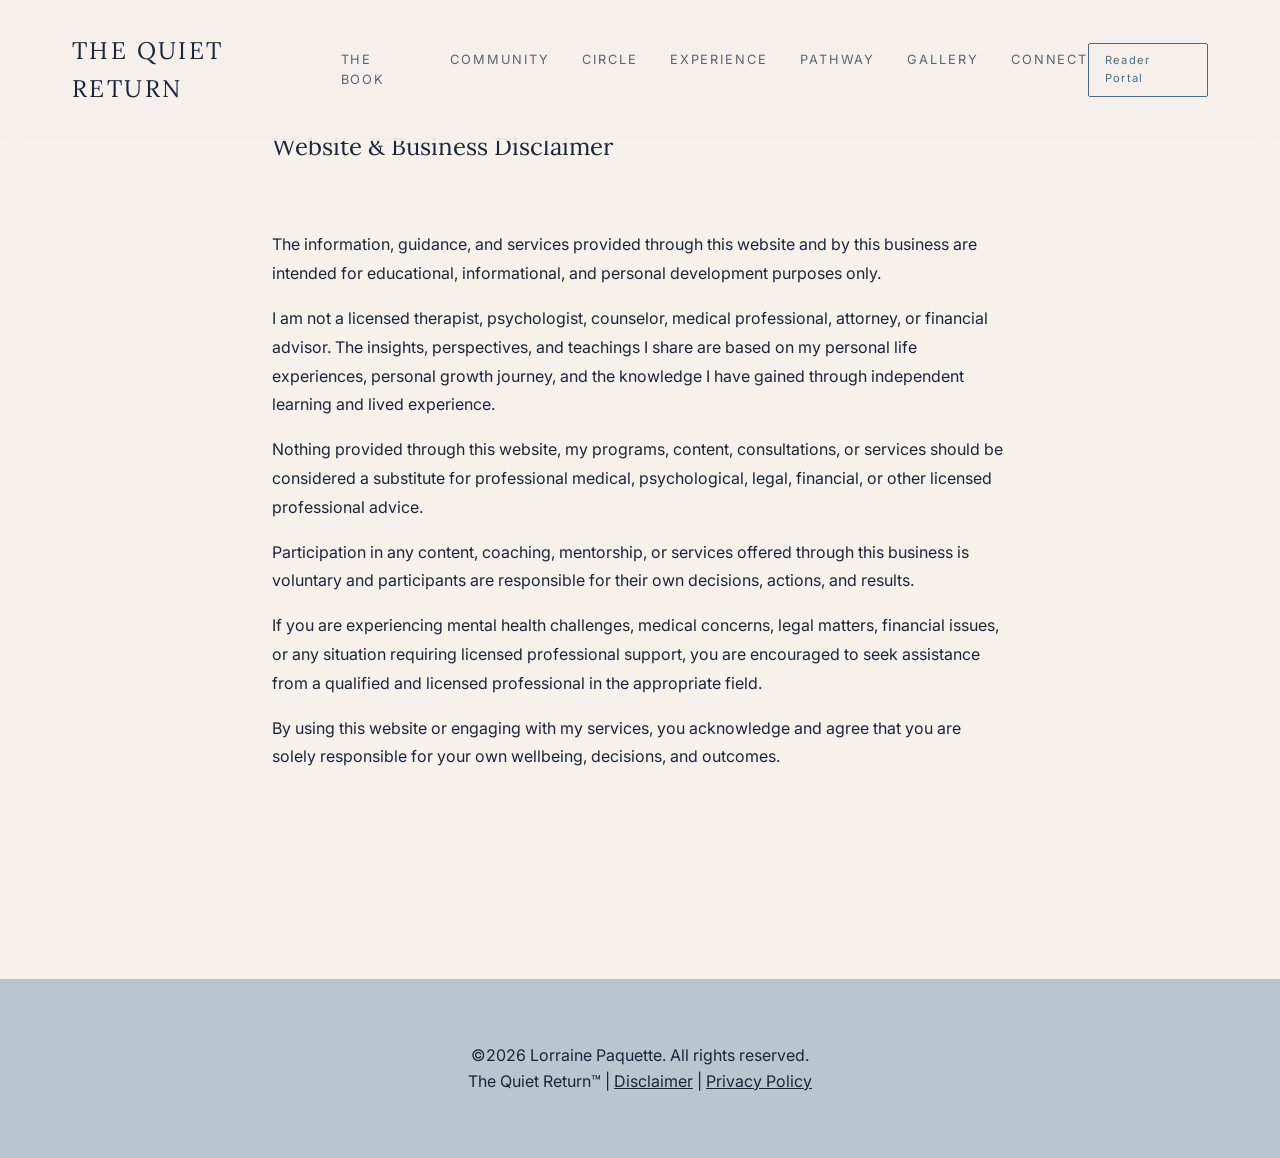
<file: disclaimer.html>
<!DOCTYPE html>
<html lang="en">

<head>
    <meta charset="UTF-8">
    <meta name="viewport" content="width=device-width, initial-scale=1.0">
    <title>Disclaimer | The Quiet Return</title>
    <meta name="description" content="Website and business disclaimer for The Quiet Return and Lorraine Paquette.">
    <link rel="canonical" href="https://lorrainepaquette.com/disclaimer.html">
    <link rel="icon" type="image/png" href="/assets/web_logo.png">
    <link rel="preconnect" href="https://fonts.googleapis.com">
    <link rel="preconnect" href="https://fonts.gstatic.com" crossorigin>
    <link href="https://fonts.googleapis.com/css2?family=Inter:wght@300;400&family=Lora:wght@400;500&display=swap"
        rel="stylesheet">
    <link rel="stylesheet" href="css/styles.css">
</head>

<body>
    <nav>
        <div class="container nav-content"><a href="index.html" class="logo">THE QUIET RETURN</a>
            <input type="checkbox" id="nav-toggle" class="nav-toggle-checkbox">
            <div class="nav-links"><a href="book.html">The Book</a><a href="community.html">Community</a><a
                    href="circle.html">Circle</a><a href="experience.html">Experience</a><a href="pathway.html">Pathway</a><a href="gallery.html">Gallery</a><!-- <a href="bridge.html">Bridge</a> --><a
                    href="connect.html">Connect</a></div>
            <div class="nav-actions"><a href="reader-portal.html" class="btn btn-outline"
                style="padding: 0.5rem 1rem; font-size: 0.7rem;">Reader Portal</a>
                <label for="nav-toggle" class="nav-toggle" aria-label="Toggle menu"><span></span><span></span><span></span></label>
            </div>
        </div>
    </nav>
    <section class="section" style="padding-top: var(--spacing-xl);">
        <div class="container" style="max-width: 800px;">
            <h1 class="font-serif reveal" style="margin-bottom: var(--spacing-lg);">Website & Business Disclaimer</h1>
            
            <div class="reveal" style="line-height: 1.8;">
                <p style="margin-bottom: 1rem;">The information, guidance, and services provided through this website and by this business are intended for educational, informational, and personal development purposes only.</p>
                <p style="margin-bottom: 1rem;">I am not a licensed therapist, psychologist, counselor, medical professional, attorney, or financial advisor. The insights, perspectives, and teachings I share are based on my personal life experiences, personal growth journey, and the knowledge I have gained through independent learning and lived experience.</p>
                <p style="margin-bottom: 1rem;">Nothing provided through this website, my programs, content, consultations, or services should be considered a substitute for professional medical, psychological, legal, financial, or other licensed professional advice.</p>
                <p style="margin-bottom: 1rem;">Participation in any content, coaching, mentorship, or services offered through this business is voluntary and participants are responsible for their own decisions, actions, and results.</p>
                <p style="margin-bottom: 1rem;">If you are experiencing mental health challenges, medical concerns, legal matters, financial issues, or any situation requiring licensed professional support, you are encouraged to seek assistance from a qualified and licensed professional in the appropriate field.</p>
                <p style="margin-bottom: 1rem;">By using this website or engaging with my services, you acknowledge and agree that you are solely responsible for your own wellbeing, decisions, and outcomes.</p>
            </div>
        </div>
    </section>
    <footer>
        <div class="container" style="text-align:center;">
            <p>&copy;2026 Lorraine Paquette. All rights reserved.</p>
            <p>The Quiet Return&trade; | <a href="disclaimer.html"
                        style="text-decoration: underline;">Disclaimer</a> | <a href="privacy.html"
                        style="text-decoration: underline;">Privacy Policy</a></p>
        </div>
    </footer>
    <script src="js/main.js"></script>
</body>

</html>
</file>
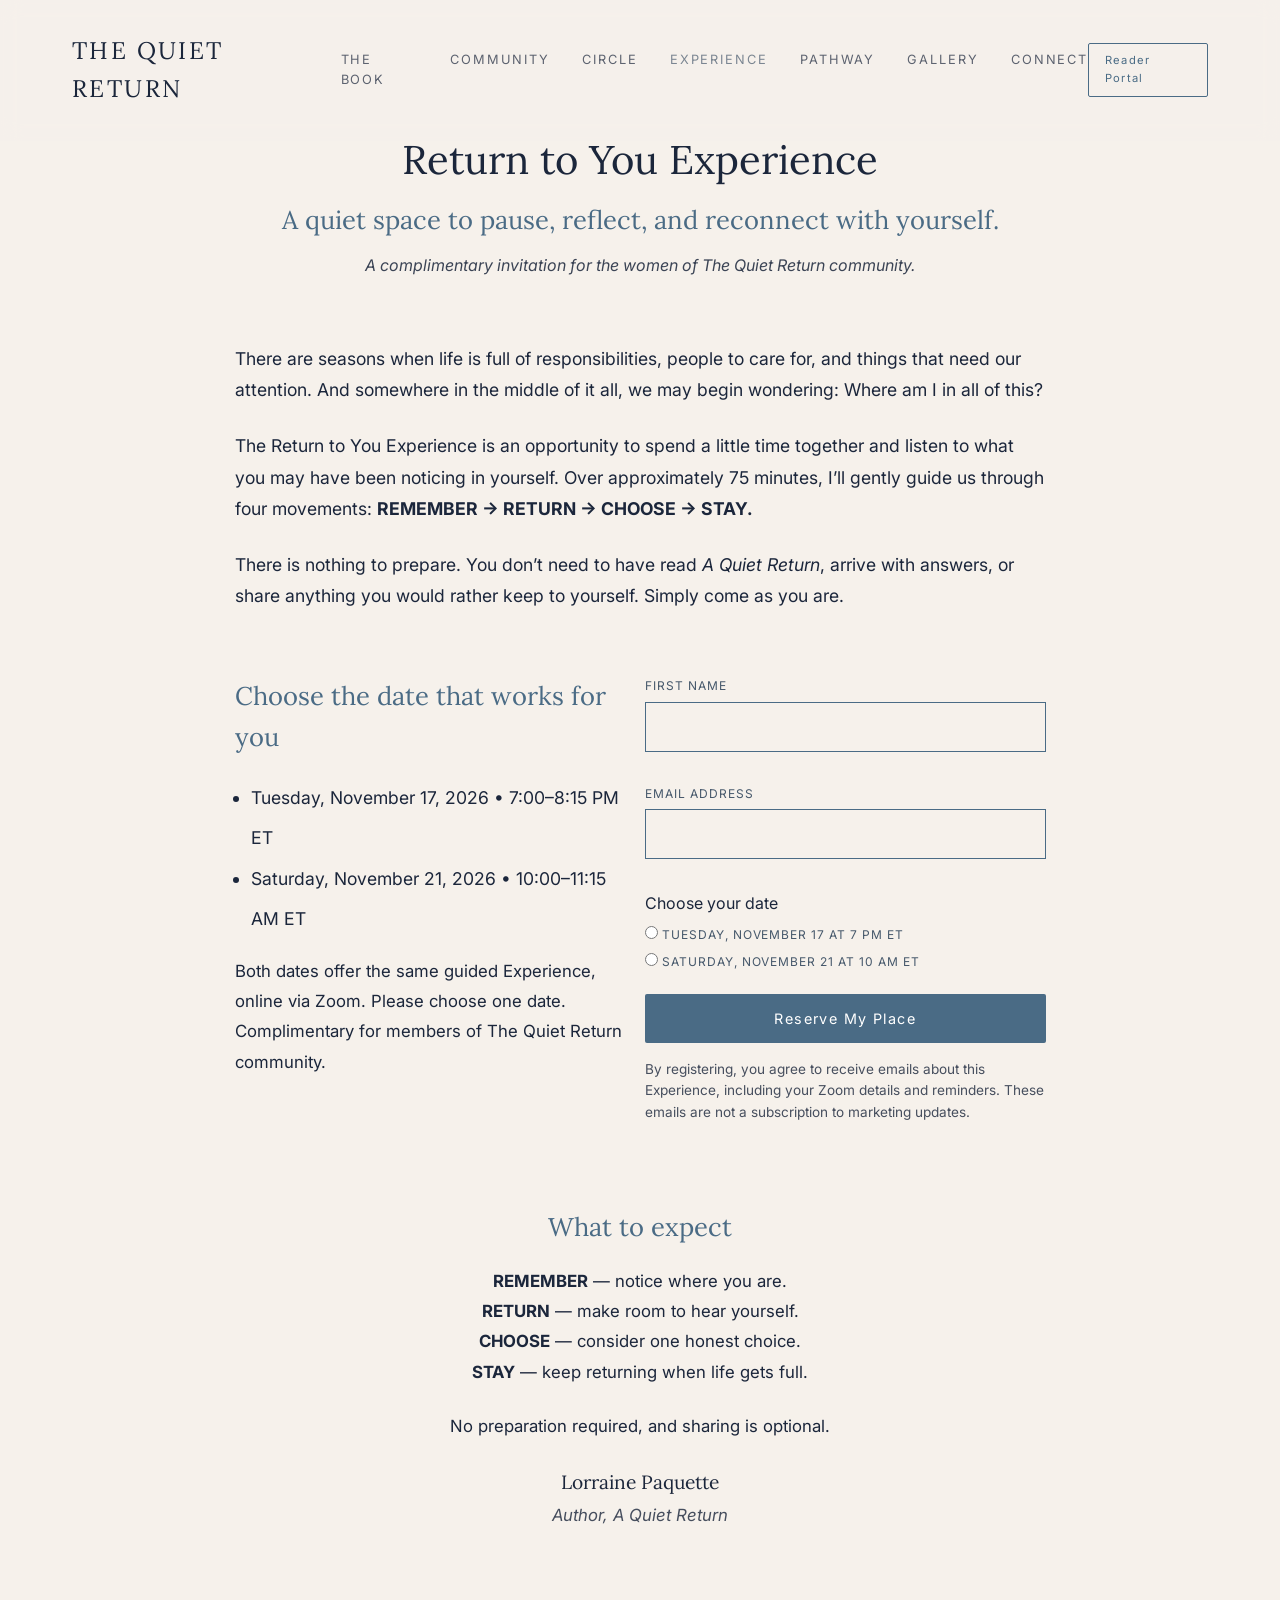
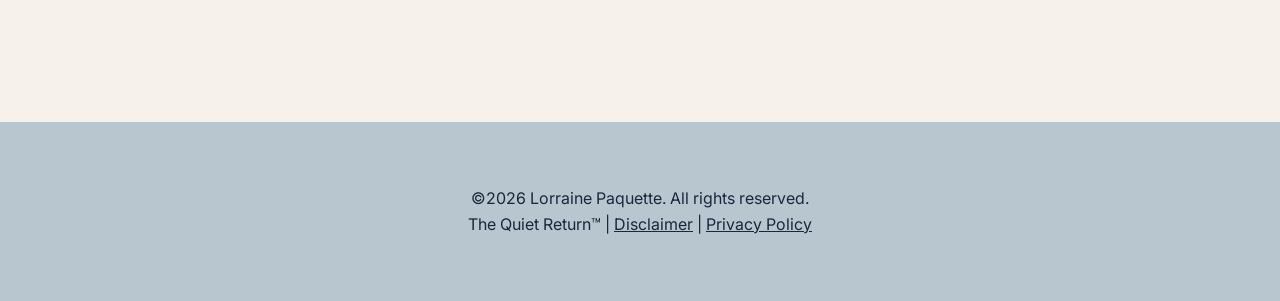
<file: experience.html>
<!DOCTYPE html>
<html lang="en">

<head>
    <meta charset="UTF-8">
    <meta name="viewport" content="width=device-width, initial-scale=1.0">
    <title>Return to You Experience | The Quiet Return</title>
    <meta name="description" content="A quiet space to pause, reflect, and reconnect with yourself. A complimentary invitation for the women of The Quiet Return community.">
    <link rel="canonical" href="https://lorrainepaquette.com/experience.html">
    <meta name="robots" content="noindex">
    <link rel="icon" type="image/png" href="/assets/web_logo.png">
    <link rel="preconnect" href="https://fonts.googleapis.com">
    <link rel="preconnect" href="https://fonts.gstatic.com" crossorigin>
    <link href="https://fonts.googleapis.com/css2?family=Inter:wght@300;400&family=Lora:wght@400;500&display=swap"
        rel="stylesheet">
    <link rel="stylesheet" href="css/styles.css">
</head>

<body>
    <nav>
        <div class="container nav-content"><a href="index.html" class="logo">THE QUIET RETURN</a>
            <input type="checkbox" id="nav-toggle" class="nav-toggle-checkbox">
            <div class="nav-links"><a href="book.html">The Book</a><a href="community.html">Community</a><a
                    href="circle.html">Circle</a><a href="experience.html" style="color:var(--color-muted-slate);">Experience</a><a
                    href="pathway.html">Pathway</a><a href="gallery.html">Gallery</a><!-- <a href="bridge.html">Bridge</a> --><a
                    href="connect.html">Connect</a>
            </div>
            <div class="nav-actions"><a href="reader-portal.html" class="btn btn-outline"
                style="padding: 0.5rem 1rem; font-size: 0.7rem;">Reader Portal</a>
                <label for="nav-toggle" class="nav-toggle" aria-label="Toggle menu"><span></span><span></span><span></span></label>
            </div>
        </div>
    </nav>
    <section class="section" style="padding-top: var(--spacing-xl);">
        <div class="container" style="max-width: 875px;">
            <h1 class="font-serif reveal" style="font-size: 2.5rem; margin-bottom: 0.5rem; text-align: center;">Return to You Experience</h1>
            <p class="font-serif reveal"
                style="font-size: 1.6rem; text-align: center; margin-bottom: 0.75rem; color: var(--color-seascape-blue);">
                A quiet space to pause, reflect, and reconnect with yourself.</p>
            <p class="reveal"
                style="text-align: center; font-style: italic; margin-bottom: var(--spacing-lg); opacity: 0.85;">
                A complimentary invitation for the women of The Quiet Return community.</p>

            <div class="reveal" style="margin-bottom: var(--spacing-lg);">
                <p style="font-size: 1.1rem; line-height: 1.8; margin-bottom: 1.5rem;">There are seasons when life is full of responsibilities, people to care for, and things that need our attention. And somewhere in the middle of it all, we may begin wondering: Where am I in all of this?</p>
                <p style="font-size: 1.1rem; line-height: 1.8; margin-bottom: 1.5rem;">The Return to You Experience is an opportunity to spend a little time together and listen to what you may have been noticing in yourself. Over approximately 75 minutes, I&rsquo;ll gently guide us through four movements: <b>REMEMBER &rarr; RETURN &rarr; CHOOSE &rarr; STAY.</b></p>
                <p style="font-size: 1.1rem; line-height: 1.8; margin-bottom: 1.5rem;">There is nothing to prepare. You don&rsquo;t need to have read <em>A Quiet Return</em>, arrive with answers, or share anything you would rather keep to yourself. Simply come as you are.</p>
            </div>

            <div class="flex-container">
                <div class="reveal flex-col">
                    <h2 class="font-serif" style="font-size: 1.6rem; margin-bottom: 1.25rem; color: var(--color-seascape-blue);">Choose the date that works for you</h2>
                    <ul style="font-size: 1.1rem; line-height: 2.3; padding-left: 1rem; margin-bottom: 1rem;">
                        <li>Tuesday, November 17, 2026 &bull; 7:00&ndash;8:15 PM ET</li>
                        <li>Saturday, November 21, 2026 &bull; 10:00&ndash;11:15 AM ET</li>
                    </ul>
                    <p style="font-size: 1.05rem; line-height: 1.8;">Both dates offer the same guided Experience, online via Zoom. Please choose one date.</p>
                    <p style="font-size: 1.05rem; line-height: 1.8;">Complimentary for members of The Quiet Return community.</p>
                </div>

                <div class="reveal flex-col">
                    <form id="experience-form" novalidate>
                        <div class="form-field">
                            <label for="exp-first-name">First name</label>
                            <input type="text" name="first_name" id="exp-first-name" class="newsletter-input" autocomplete="given-name" required>
                        </div>
                        <div class="form-field">
                            <label for="exp-email">Email address</label>
                            <input type="email" name="email" id="exp-email" class="newsletter-input" autocomplete="email" required>
                        </div>
                        <fieldset class="form-field" style="border: 0; padding: 0; margin: 0 0 1rem;">
                            <legend style="margin-bottom: 0.5rem;">Choose your date</legend>
                            <label style="display: block; margin-bottom: 0.5rem;"><input type="radio" name="experience_date" value="2026-11-17" required> Tuesday, November 17 at 7 PM ET</label>
                            <label style="display: block;"><input type="radio" name="experience_date" value="2026-11-21"> Saturday, November 21 at 10 AM ET</label>
                        </fieldset>
                        <!-- Honeypot: left blank by humans, often auto-filled by bots. -->
                        <input type="text" name="company" id="exp-company" autocomplete="off" tabindex="-1"
                            style="position: absolute; left: -9999px; width: 1px; height: 1px; opacity: 0;">
                        <input type="hidden" name="renderedAt" id="exp-rendered-at">
                        <button type="submit" class="btn" style="width: 100%;">Reserve My Place</button>
                        <p style="font-size: 0.85rem; line-height: 1.6; opacity: 0.8; margin-top: 1rem;">By registering, you agree to receive emails about this Experience, including your Zoom details and reminders. These emails are not a subscription to marketing updates.</p>
                        <p id="exp-message" role="status" aria-live="polite" style="font-size: 1.05rem; line-height: 1.7; margin-top: 1rem;"></p>
                    </form>
                </div>
            </div>

            <div class="reveal" style="font-size: 1.05rem; line-height: 1.8; text-align: center; margin-top: var(--spacing-lg);">
                <h2 class="font-serif" style="font-size: 1.6rem; margin-bottom: 1rem; color: var(--color-seascape-blue);">What to expect</h2>
                <p><b>REMEMBER</b> &mdash; notice where you are.</p>
                <p><b>RETURN</b> &mdash; make room to hear yourself.</p>
                <p><b>CHOOSE</b> &mdash; consider one honest choice.</p>
                <p style="margin-bottom: 1.5rem;"><b>STAY</b> &mdash; keep returning when life gets full.</p>
                <p style="margin-bottom: 1.5rem;">No preparation required, and sharing is optional.</p>
                <p class="font-serif" style="font-size: 1.2rem;">Lorraine Paquette</p>
                <p style="font-style: italic; opacity: 0.8;">Author, <em>A Quiet Return</em></p>
            </div>
        </div>
    </section>
    <footer>
        <div class="container" style="text-align:center;">
            <p>&copy;2026 Lorraine Paquette. All rights reserved.</p>
            <p>The Quiet Return&trade; | <a href="disclaimer.html" style="text-decoration: underline;">Disclaimer</a>
                | <a href="privacy.html" style="text-decoration: underline;">Privacy Policy</a>
            </p>
        </div>
    </footer>
    <script src="js/main.js"></script>
    <script>
        // TODO(webmaster): set to the server-side endpoint that records the registration and triggers the Zapier flow.
        // Do not put a Zapier Catch Hook URL here. While empty, submissions show the failure message.
        const EXPERIENCE_ENDPOINT = "";
        const CONTACT_EMAIL = "[CONTACT EMAIL]"; // TODO: replace with the confirmed, monitored contact email.

        const form = document.getElementById('experience-form');
        const message = document.getElementById('exp-message');
        document.getElementById('exp-rendered-at').value = Date.now();

        form.addEventListener('submit', async (e) => {
            e.preventDefault();
            const data = new FormData(form);
            const firstName = (data.get('first_name') || '').trim();
            const email = (data.get('email') || '').trim();
            const date = data.get('experience_date');
            if (!firstName || !date || !form.elements.email.checkValidity() || !email) {
                message.textContent = 'Please enter your first name, a valid email address, and choose a date.';
                return;
            }
            const submitBtn = form.querySelector('button[type="submit"]');
            submitBtn.disabled = true;
            message.textContent = '';
            try {
                if (!EXPERIENCE_ENDPOINT) throw new Error('not configured');
                const res = await fetch(EXPERIENCE_ENDPOINT, {
                    method: 'POST',
                    headers: { 'Content-Type': 'application/json' },
                    body: JSON.stringify({
                        first_name: firstName,
                        email: email,
                        experience_date: date,
                        company: data.get('company'),
                        renderedAt: Number(data.get('renderedAt')),
                        source: 'community',
                    }),
                });
                if (!res.ok) throw new Error('rejected');
                form.reset();
                message.textContent = 'You\u2019re registered! I\u2019m looking forward to sharing this time with you. Please check your email for your confirmation and Zoom details. \uD83E\uDD0D If the email doesn\u2019t arrive shortly, check your junk folder or contact ' + CONTACT_EMAIL + '.';
            } catch (err) {
                message.textContent = 'We couldn\u2019t complete your registration just now. Please try again or email ' + CONTACT_EMAIL + '.';
                submitBtn.disabled = false;
            }
        });
    </script>
</body>

</html>
</file>
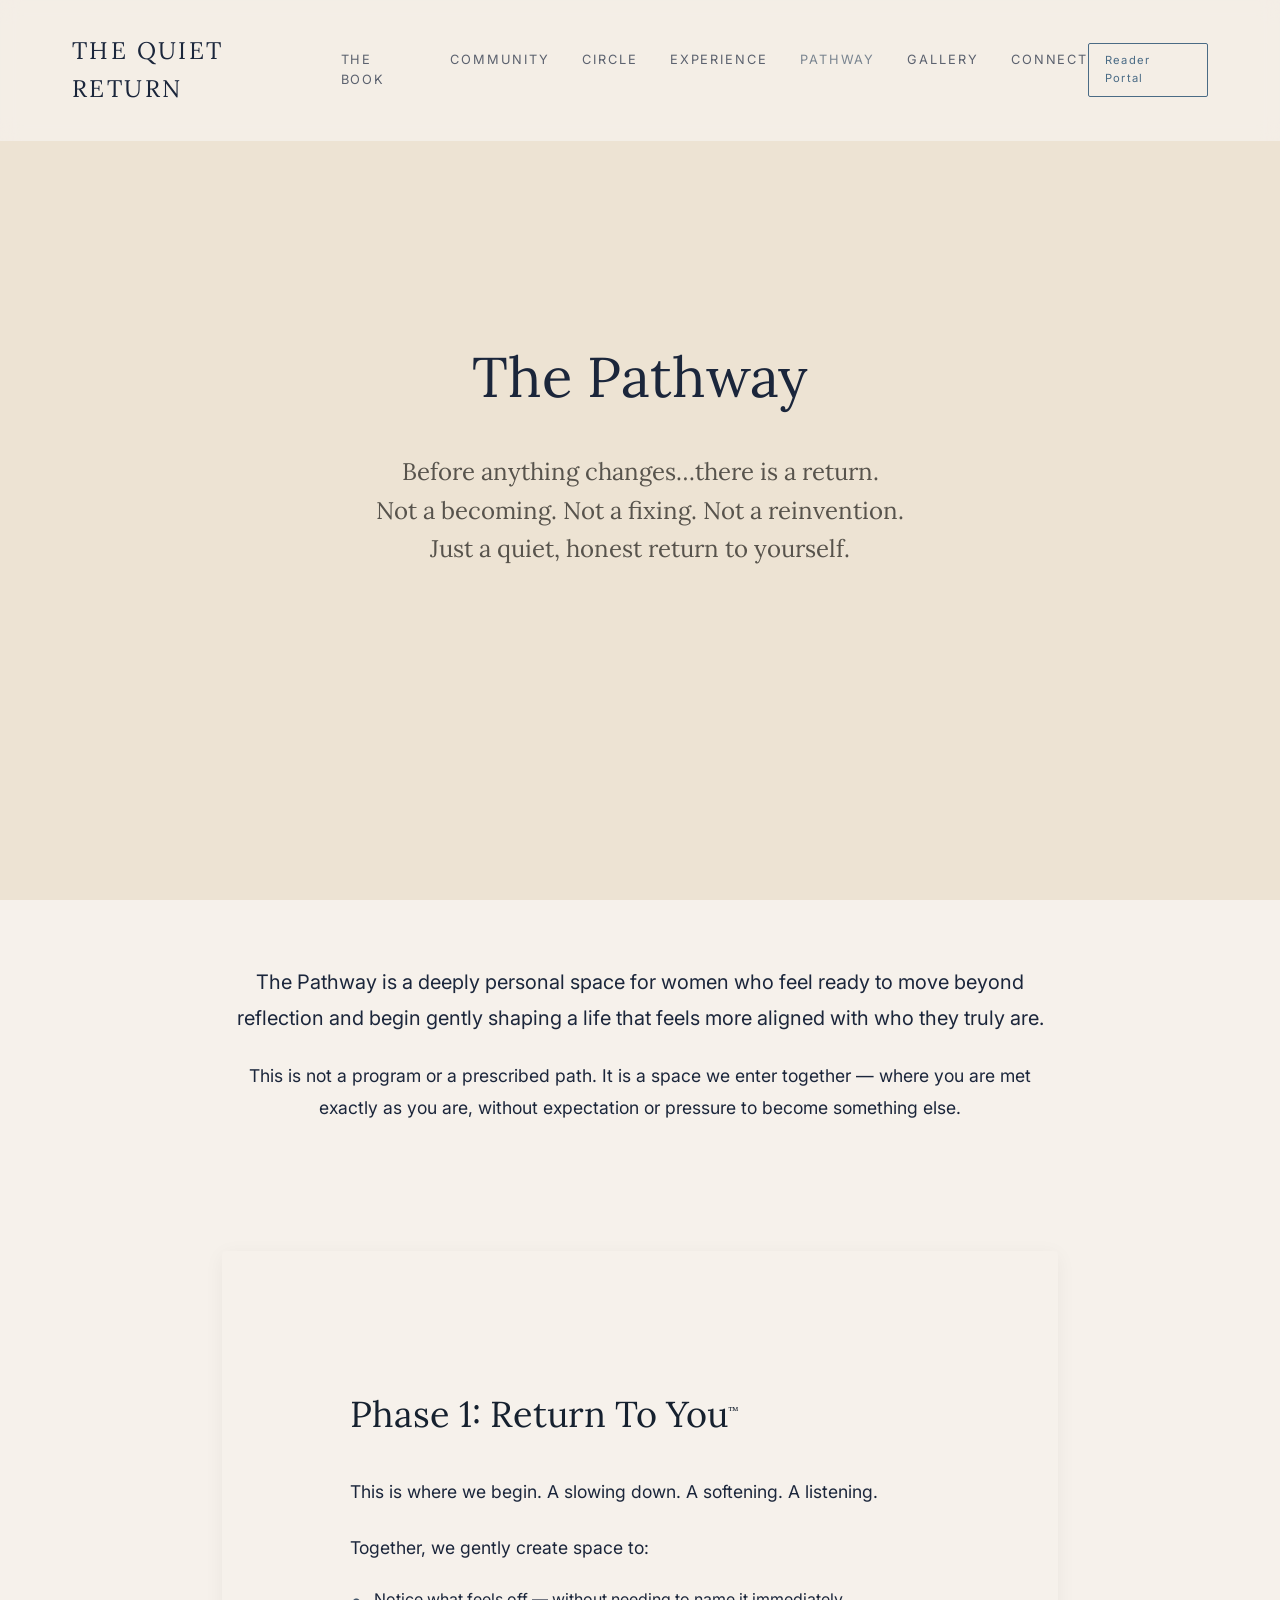
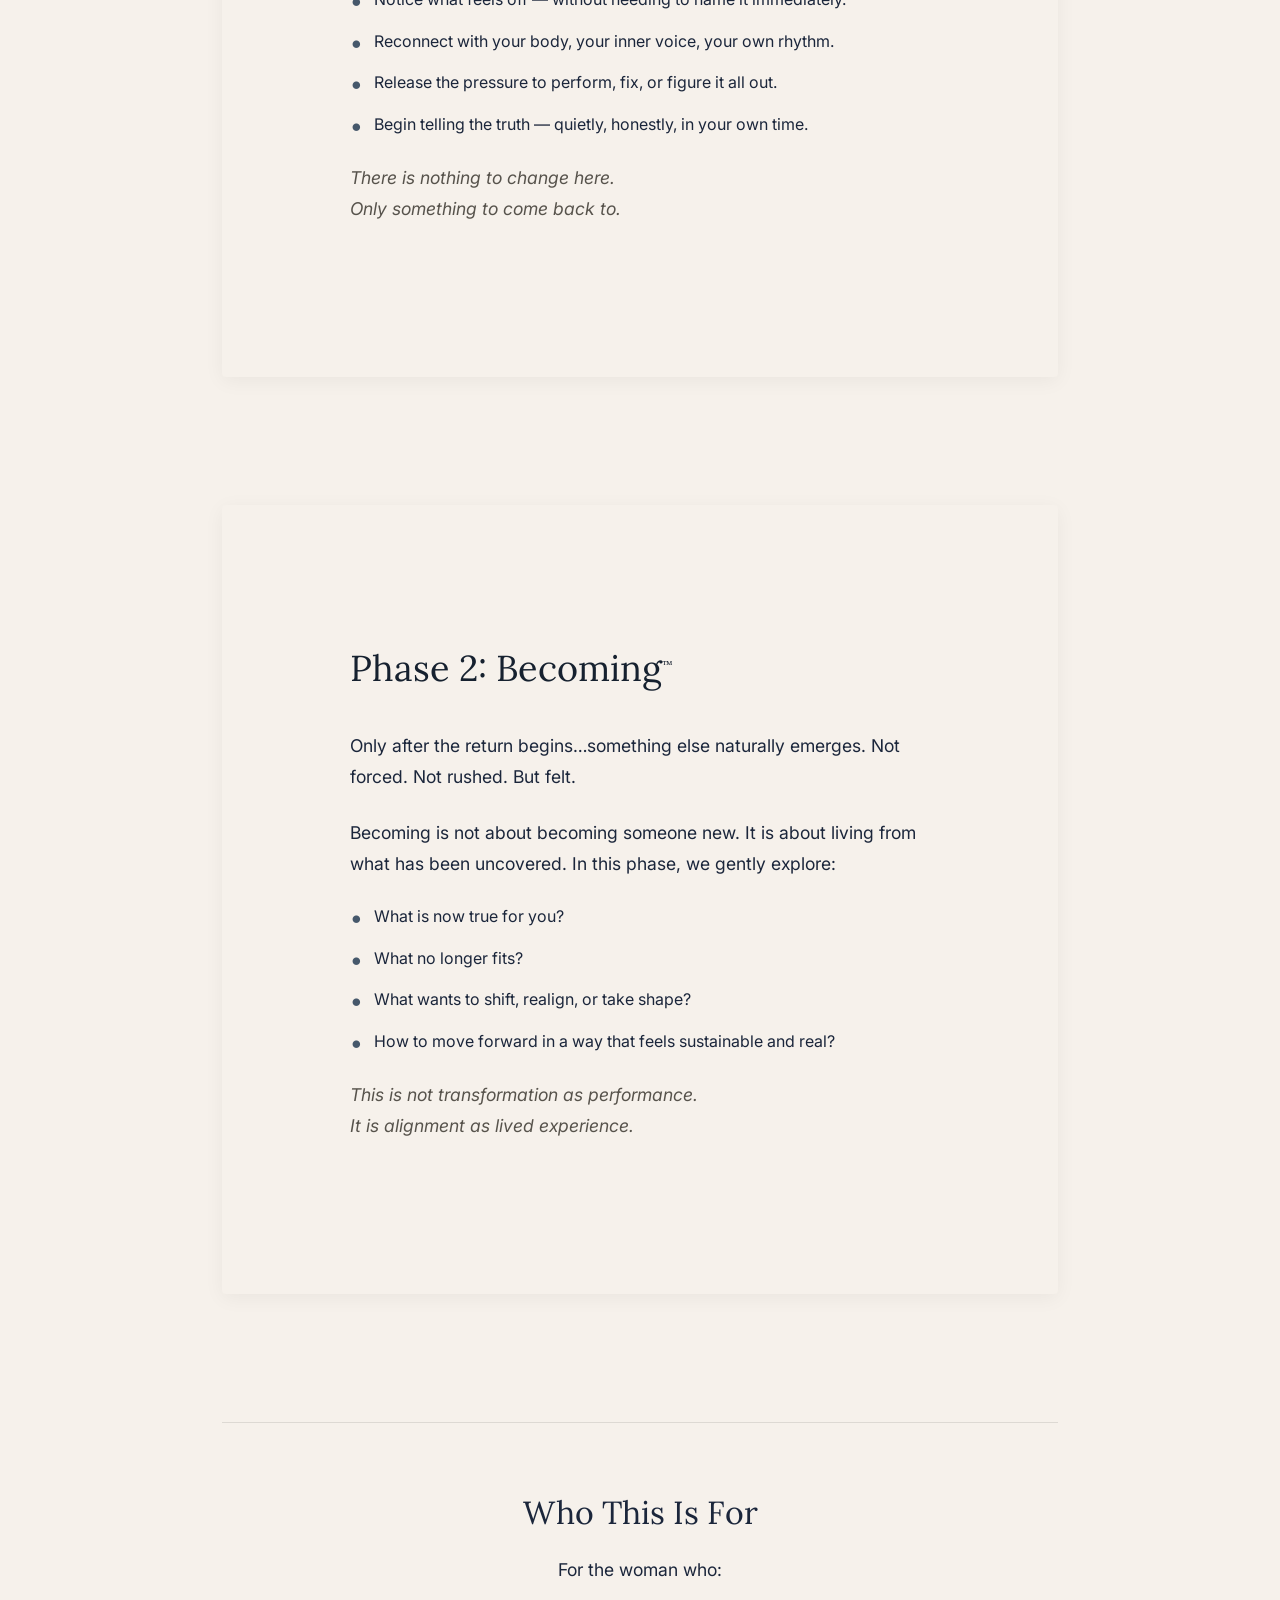
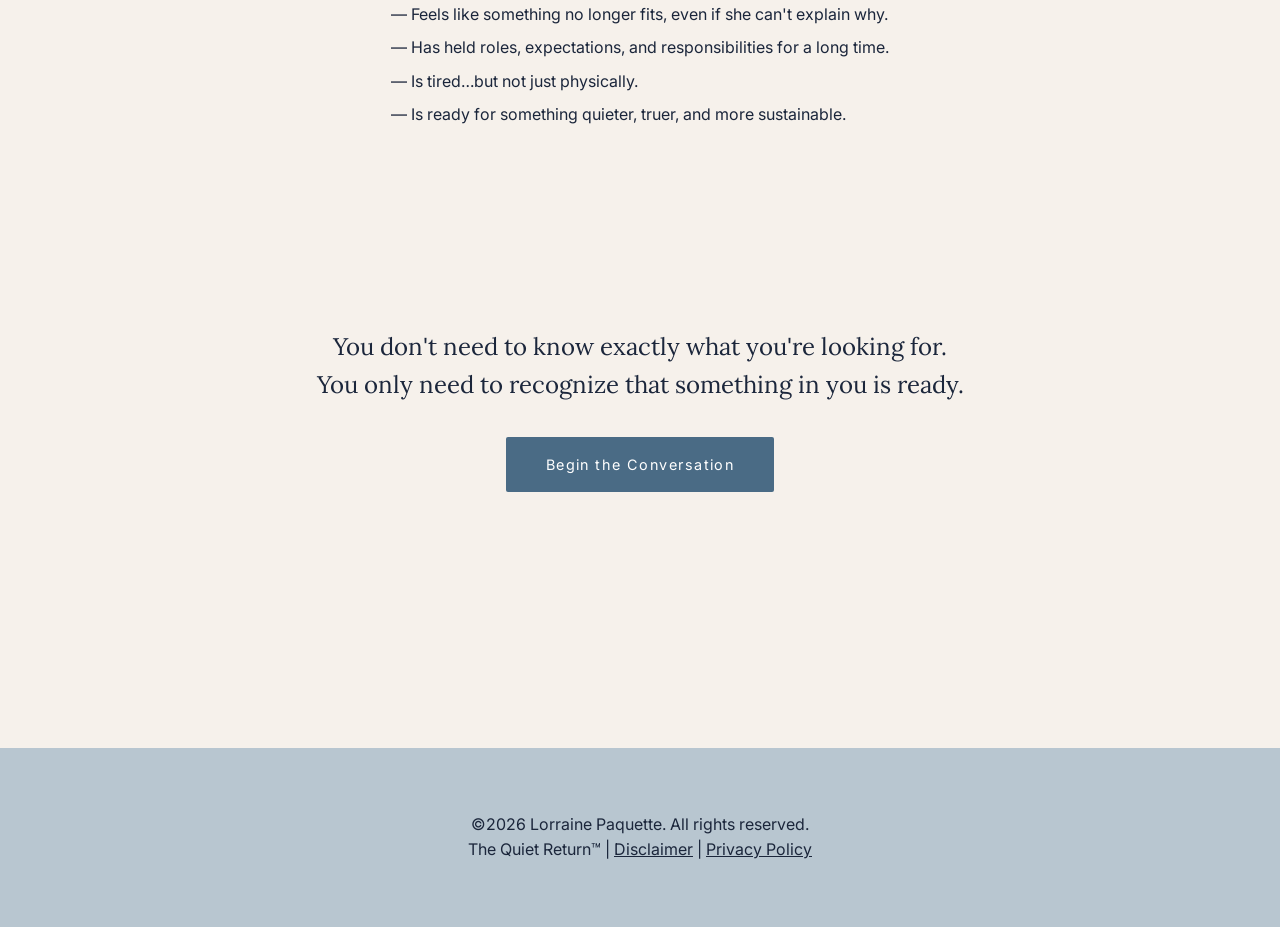
<file: pathway.html>
<!DOCTYPE html>
<html lang="en">

<head>
    <meta charset="UTF-8">
    <meta name="viewport" content="width=device-width, initial-scale=1.0">
    <title>The Pathway | The Quiet Return</title>
    <meta name="description" content="The Pathway: a personal 1:1 space for women ready to move beyond reflection and gently shape a life aligned with who they truly are.">
    <link rel="canonical" href="https://lorrainepaquette.com/pathway.html">
    <meta property="og:type" content="website">
    <meta property="og:title" content="The Pathway | The Quiet Return">
    <meta property="og:description" content="Before anything changes…there is a return. Not a becoming. Not a fixing. Not a reinvention. Just a quiet, honest return to yourself.">
    <meta property="og:url" content="https://lorrainepaquette.com/pathway.html">
    <meta property="og:image" content="https://lorrainepaquette.com/assets/hero-bg.png">
    <meta name="twitter:card" content="summary_large_image">
    <link rel="icon" type="image/png" href="/assets/web_logo.png">
    <link rel="preconnect" href="https://fonts.googleapis.com">
    <link rel="preconnect" href="https://fonts.gstatic.com" crossorigin>
    <link href="https://fonts.googleapis.com/css2?family=Inter:wght@300;400&family=Lora:wght@400;500&display=swap"
        rel="stylesheet">
    <link rel="stylesheet" href="css/styles.css">
    <style>
        .phase-card {
            background: var(--color-linen);
            padding: var(--spacing-xl);
            border-radius: 4px;
            margin-bottom: var(--spacing-xl);
            box-shadow: 0 4px 20px rgba(0, 0, 0, 0.05);
        }
        .phase-card h2 {
            font-size: 2.25rem;
            margin-bottom: var(--spacing-md);
            color: var(--color-ink);
        }
        .phase-card p {
            margin-bottom: 1.5rem;
            line-height: 1.8;
            font-size: 1.1rem;
        }
        .phase-card ul {
            list-style: none;
            padding-left: 0;
            margin-bottom: 1.5rem;
        }
        .phase-card li {
            position: relative;
            padding-left: 1.5rem;
            margin-bottom: 1rem;
            line-height: 1.6;
        }
        .phase-card li::before {
            content: "•";
            color: var(--color-muted-slate);
            position: absolute;
            left: 0;
            font-size: 1.5rem;
            line-height: 1;
            top: 2px;
        }
    </style>
</head>

<body>
    <nav>
        <div class="container nav-content"><a href="index.html" class="logo">THE QUIET RETURN</a>
            <input type="checkbox" id="nav-toggle" class="nav-toggle-checkbox">
            <div class="nav-links"><a href="book.html">The Book</a><a href="community.html">Community</a><a
                    href="circle.html">Circle</a><a href="experience.html">Experience</a><a href="pathway.html"
                    style="color:var(--color-muted-slate);">Pathway</a><a href="gallery.html">Gallery</a><!-- <a href="bridge.html">Bridge</a> --><a
                    href="connect.html">Connect</a></div>
            <div class="nav-actions"><a href="reader-portal.html" class="btn btn-outline"
                style="padding: 0.5rem 1rem; font-size: 0.7rem;">Reader Portal</a>
                <label for="nav-toggle" class="nav-toggle" aria-label="Toggle menu"><span></span><span></span><span></span></label>
            </div>
        </div>
    </nav>
    
    <header class="hero" style="min-height: 60vh; background: var(--color-warm-sand); display: flex; align-items: center; justify-content: center; text-align: center; padding: var(--spacing-xl) 0;">
        <div class="container">
            <h1 class="font-serif reveal" style="font-size: 3.5rem; margin-bottom: var(--spacing-md);">The Pathway</h1>
            <p class="font-serif reveal" style="font-size: 1.5rem; max-width: 800px; margin: 0 auto; line-height: 1.6; color: var(--color-warm-stone);">
                Before anything changes&hellip;there is a return.<br>
                Not a becoming. Not a fixing. Not a reinvention.<br>
                Just a quiet, honest return to yourself.
            </p>
        </div>
    </header>

    <section class="section">
        <div class="container" style="max-width: 900px;">
            <div class="reveal" style="text-align: center; margin-bottom: var(--spacing-xl);">
                <p style="font-size: 1.25rem; line-height: 1.8; margin-bottom: 1.5rem;">
                    The Pathway is a deeply personal space for women who feel ready to move beyond reflection and begin gently shaping a life that feels more aligned with who they truly are.
                </p>
                <p style="font-size: 1.1rem; line-height: 1.8;">
                    This is not a program or a prescribed path. It is a space we enter together &mdash; where you are met exactly as you are, without expectation or pressure to become something else.
                </p>
            </div>

            <div class="phase-card reveal">
                <h2 class="font-serif">Phase 1: Return To You<sup><span style="font-size: 10px;">&trade;</span></sup></h2>
                <p>This is where we begin. A slowing down. A softening. A listening.</p>
                <p>Together, we gently create space to:</p>
                <ul>
                    <li>Notice what feels off &mdash; without needing to name it immediately.</li>
                    <li>Reconnect with your body, your inner voice, your own rhythm.</li>
                    <li>Release the pressure to perform, fix, or figure it all out.</li>
                    <li>Begin telling the truth &mdash; quietly, honestly, in your own time.</li>
                </ul>
                <p style="font-style: italic; color: var(--color-warm-stone);">There is nothing to change here.<br>Only something to come back to.</p>
            </div>

            <div class="phase-card reveal" style="margin-bottom: var(--spacing-xl);">
                <h2 class="font-serif">Phase 2: Becoming<sup><span style="font-size: 10px;">&trade;</span></sup></h2>
                <p>Only after the return begins&hellip;something else naturally emerges. Not forced. Not rushed. But felt.</p>
                <p>Becoming is not about becoming someone new. It is about living from what has been uncovered. In this phase, we gently explore:</p>
                <ul>
                    <li>What is now true for you?</li>
                    <li>What no longer fits?</li>
                    <li>What wants to shift, realign, or take shape?</li>
                    <li>How to move forward in a way that feels sustainable and real?</li>
                </ul>
                <p style="font-style: italic; color: var(--color-warm-stone);">This is not transformation as performance.<br>It is alignment as lived experience.</p>
            </div>

            <div class="reveal" style="text-align: center; margin-bottom: var(--spacing-xl); padding-top: var(--spacing-lg); border-top: 1px solid rgba(0,0,0,0.1);">
                <h3 class="font-serif" style="font-size: 2rem; margin-bottom: 1rem;">Who This Is For</h3>
                <p style="font-size: 1.1rem; line-height: 1.8; margin-bottom: 1rem;">For the woman who:</p>
                <div style="display: inline-block; text-align: left;">
                    <ul style="list-style: none; padding: 0;">
                        <li style="margin-bottom: 0.5rem;">&mdash; Feels like something no longer fits, even if she can't explain why.</li>
                        <li style="margin-bottom: 0.5rem;">&mdash; Has held roles, expectations, and responsibilities for a long time.</li>
                        <li style="margin-bottom: 0.5rem;">&mdash; Is tired&hellip;but not just physically.</li>
                        <li style="margin-bottom: 0.5rem;">&mdash; Is ready for something quieter, truer, and more sustainable.</li>
                    </ul>
                </div>
            </div>

            <div class="reveal" style="text-align: center; padding: var(--spacing-lg) 0;">
                <p class="font-serif" style="font-size: 1.5rem; margin-bottom: var(--spacing-md); line-height: 1.6;">
                    You don't need to know exactly what you're looking for.<br>
                    You only need to recognize that something in you is ready.
                </p>
                <a href="connect.html" class="btn">Begin the Conversation</a>
            </div>

        </div>
    </section>

    <footer>
        <div class="container" style="text-align:center;">
            <p>&copy;2026 Lorraine Paquette. All rights reserved.</p>
            <p>The Quiet Return&trade; | <a href="disclaimer.html"
                    style="text-decoration: underline;">Disclaimer</a> | <a href="privacy.html"
                    style="text-decoration: underline;">Privacy Policy</a></p>
        </div>
    </footer>
    <script src="js/main.js"></script>
</body>

</html>
</file>
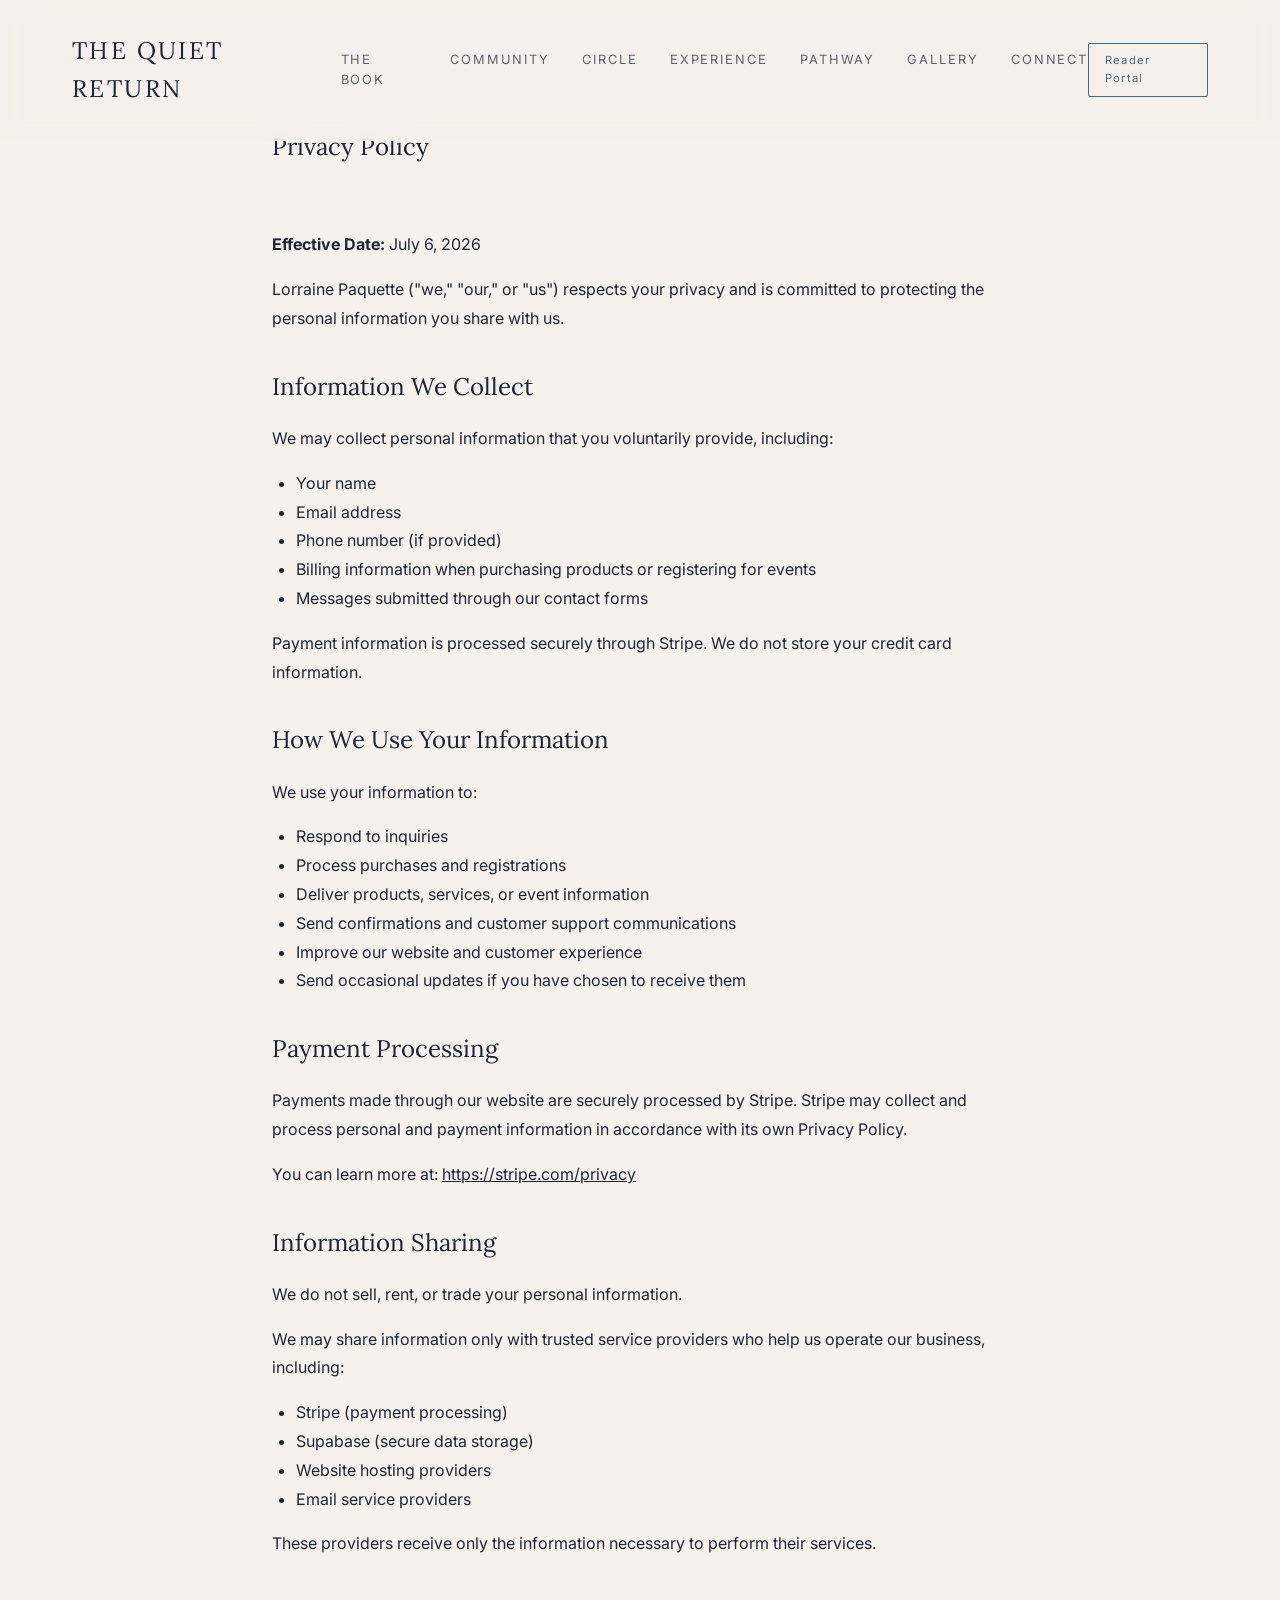
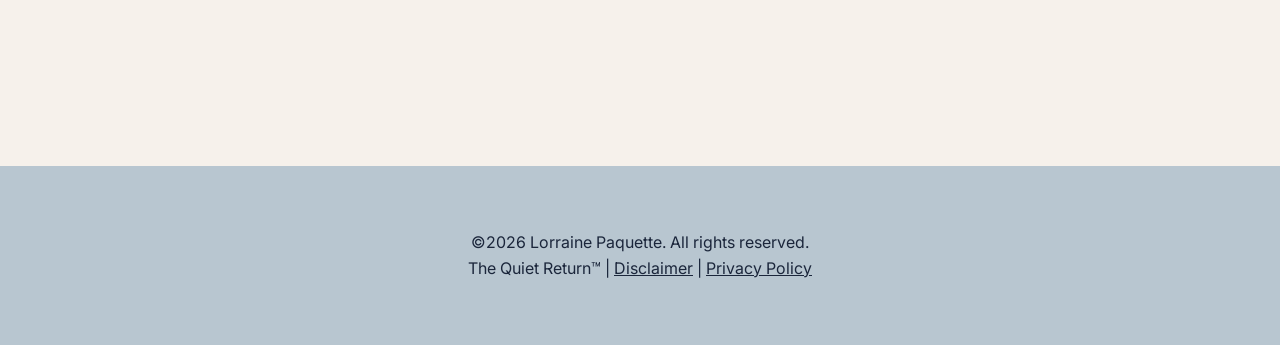
<file: privacy.html>
<!DOCTYPE html>
<html lang="en">

<head>
    <meta charset="UTF-8">
    <meta name="viewport" content="width=device-width, initial-scale=1.0">
    <title>Privacy Policy | The Quiet Return</title>
    <meta name="description" content="Privacy policy for The Quiet Return and Lorraine Paquette — how we collect, use, and protect your information.">
    <link rel="canonical" href="https://lorrainepaquette.com/privacy.html">
    <link rel="icon" type="image/png" href="/assets/web_logo.png">
    <link rel="preconnect" href="https://fonts.googleapis.com">
    <link rel="preconnect" href="https://fonts.gstatic.com" crossorigin>
    <link href="https://fonts.googleapis.com/css2?family=Inter:wght@300;400&family=Lora:wght@400;500&display=swap"
        rel="stylesheet">
    <link rel="stylesheet" href="css/styles.css">
</head>

<body>
    <nav>
        <div class="container nav-content"><a href="index.html" class="logo">THE QUIET RETURN</a>
            <input type="checkbox" id="nav-toggle" class="nav-toggle-checkbox">
            <div class="nav-links"><a href="book.html">The Book</a><a href="community.html">Community</a><a
                    href="circle.html">Circle</a><a href="experience.html">Experience</a><a href="pathway.html">Pathway</a><a href="gallery.html">Gallery</a><!-- <a href="bridge.html">Bridge</a> --><a
                    href="connect.html">Connect</a></div>
            <div class="nav-actions"><a href="reader-portal.html" class="btn btn-outline"
                style="padding: 0.5rem 1rem; font-size: 0.7rem;">Reader Portal</a>
                <label for="nav-toggle" class="nav-toggle" aria-label="Toggle menu"><span></span><span></span><span></span></label>
            </div>
        </div>
    </nav>
    <section class="section" style="padding-top: var(--spacing-xl);">
        <div class="container" style="max-width: 800px;">
            <h1 class="font-serif reveal" style="margin-bottom: var(--spacing-lg);">Privacy Policy</h1>

            <div class="reveal" style="line-height: 1.8;">
                <p style="margin-bottom: 1rem;"><strong>Effective Date:</strong> July 6, 2026</p>

                <p style="margin-bottom: 1rem;">Lorraine Paquette ("we," "our," or "us") respects your privacy and is
                    committed to protecting the personal information you share with us.</p>

                <h2 class="font-serif" style="margin: 2rem 0 1rem;">Information We Collect</h2>
                <p style="margin-bottom: 1rem;">We may collect personal information that you voluntarily provide,
                    including:</p>
                <ul style="margin: 0 0 1rem 1.5rem;">
                    <li>Your name</li>
                    <li>Email address</li>
                    <li>Phone number (if provided)</li>
                    <li>Billing information when purchasing products or registering for events</li>
                    <li>Messages submitted through our contact forms</li>
                </ul>
                <p style="margin-bottom: 1rem;">Payment information is processed securely through Stripe. We do not
                    store your credit card information.</p>

                <h2 class="font-serif" style="margin: 2rem 0 1rem;">How We Use Your Information</h2>
                <p style="margin-bottom: 1rem;">We use your information to:</p>
                <ul style="margin: 0 0 1rem 1.5rem;">
                    <li>Respond to inquiries</li>
                    <li>Process purchases and registrations</li>
                    <li>Deliver products, services, or event information</li>
                    <li>Send confirmations and customer support communications</li>
                    <li>Improve our website and customer experience</li>
                    <li>Send occasional updates if you have chosen to receive them</li>
                </ul>

                <h2 class="font-serif" style="margin: 2rem 0 1rem;">Payment Processing</h2>
                <p style="margin-bottom: 1rem;">Payments made through our website are securely processed by Stripe.
                    Stripe may collect and process personal and payment information in accordance with its own
                    Privacy Policy.</p>
                <p style="margin-bottom: 1rem;">You can learn more at:
                    <a href="https://stripe.com/privacy" target="_blank" rel="noopener noreferrer"
                        style="text-decoration: underline;">https://stripe.com/privacy</a>
                </p>

                <h2 class="font-serif" style="margin: 2rem 0 1rem;">Information Sharing</h2>
                <p style="margin-bottom: 1rem;">We do not sell, rent, or trade your personal information.</p>
                <p style="margin-bottom: 1rem;">We may share information only with trusted service providers who
                    help us operate our business, including:</p>
                <ul style="margin: 0 0 1rem 1.5rem;">
                    <li>Stripe (payment processing)</li>
                    <li>Supabase (secure data storage)</li>
                    <li>Website hosting providers</li>
                    <li>Email service providers</li>
                </ul>
                <p style="margin-bottom: 1rem;">These providers receive only the information necessary to perform
                    their services.</p>
            </div>
        </div>
    </section>
    <footer>
        <div class="container" style="text-align:center;">
            <p>&copy;2026 Lorraine Paquette. All rights reserved.</p>
            <p>The Quiet Return&trade; | <a href="disclaimer.html"
                        style="text-decoration: underline;">Disclaimer</a> | <a href="privacy.html"
                        style="text-decoration: underline;">Privacy Policy</a></p>
        </div>
    </footer>
    <script src="js/main.js"></script>
</body>

</html>
</file>
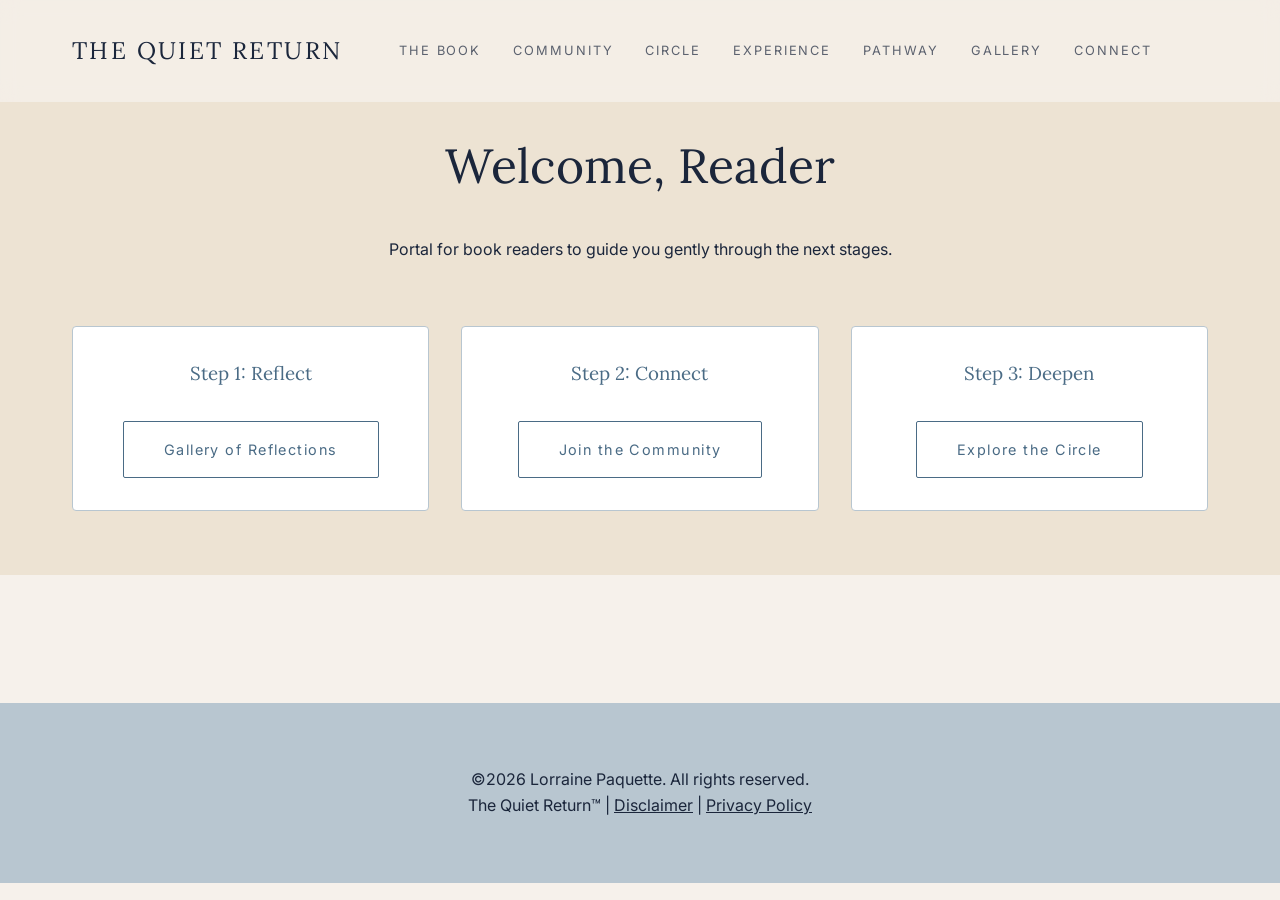
<file: reader-portal.html>
<!DOCTYPE html>
<html lang="en">

<head>
    <meta charset="UTF-8">
    <meta name="viewport" content="width=device-width, initial-scale=1.0">
    <title>Reader Portal | The Quiet Return</title>
    <meta name="description" content="Welcome, reader. Your portal to the Gallery of Reflections, the Community, and the Circle — the next steps after A Quiet Return.">
    <link rel="canonical" href="https://lorrainepaquette.com/reader-portal.html">
    <link rel="icon" type="image/png" href="/assets/web_logo.png">
    <link rel="preconnect" href="https://fonts.googleapis.com">
    <link rel="preconnect" href="https://fonts.gstatic.com" crossorigin>
    <link href="https://fonts.googleapis.com/css2?family=Inter:wght@300;400&family=Lora:wght@400;500&display=swap"
        rel="stylesheet">
    <link rel="stylesheet" href="css/styles.css">
</head>

<body>
    <nav>
        <div class="container nav-content"><a href="index.html" class="logo">THE QUIET RETURN</a>
            <input type="checkbox" id="nav-toggle" class="nav-toggle-checkbox">
            <div class="nav-links"><a href="book.html">The Book</a><a href="community.html">Community</a><a
                    href="circle.html">Circle</a><a href="experience.html">Experience</a><a href="pathway.html">Pathway</a><a href="gallery.html">Gallery</a><!-- <a href="bridge.html">Bridge</a> --><a
                    href="connect.html">Connect</a></div>
            <div class="nav-actions">
                <label for="nav-toggle" class="nav-toggle" aria-label="Toggle menu"><span></span><span></span><span></span></label>
            </div>
        </div>
    </nav>
    <section class="section" style="padding-top: var(--spacing-xl); background: var(--color-warm-sand);">
        <div class="container" style="text-align: center;">
            <h1 class="font-serif reveal" style="font-size: 3rem; margin-bottom: var(--spacing-md);">Welcome, Reader
            </h1>
            <p class="reveal" style="max-width: 600px; margin: 0 auto 2rem auto;">Portal for book readers to guide you
                gently through the next stages.</p>
            <div class="journey-grid" style="text-align: center;">
                <div class="journey-card reveal">
                    <h3>Step 1: Reflect</h3>
                    <!--p>Download companion reflections.</p>-->
                    <a href="gallery.html" class="btn btn-outline"
                        style="margin-top:1rem;">Gallery of Reflections</a>
                </div>
                <div class="journey-card reveal">
                    <h3>Step 2: Connect</h3>
                    <!--p>Join the community.</p>-->
                    <a href="community.html" class="btn btn-outline"
                        style="margin-top:1rem;">Join the Community</a>
                </div>
                <div class="journey-card reveal">
                    <h3>Step 3: Deepen</h3>
                    <!--p>Consider the next Circle.</p>-->
                    <a href="circle.html" class="btn btn-outline"
                        style="margin-top:1rem;">Explore the Circle</a>
                </div>
            </div>
        </div>
    </section>
    <footer>
        <div class="container" style="text-align:center;">
            <p>&copy;2026 Lorraine Paquette. All rights reserved.</p>
            <p>The Quiet Return&trade; | <a href="disclaimer.html"
                    style="text-decoration: underline;">Disclaimer</a> | <a href="privacy.html"
                    style="text-decoration: underline;">Privacy Policy</a></p>
        </div>
    </footer>
    <script src="js/main.js"></script>
</body>

</html>
</file>
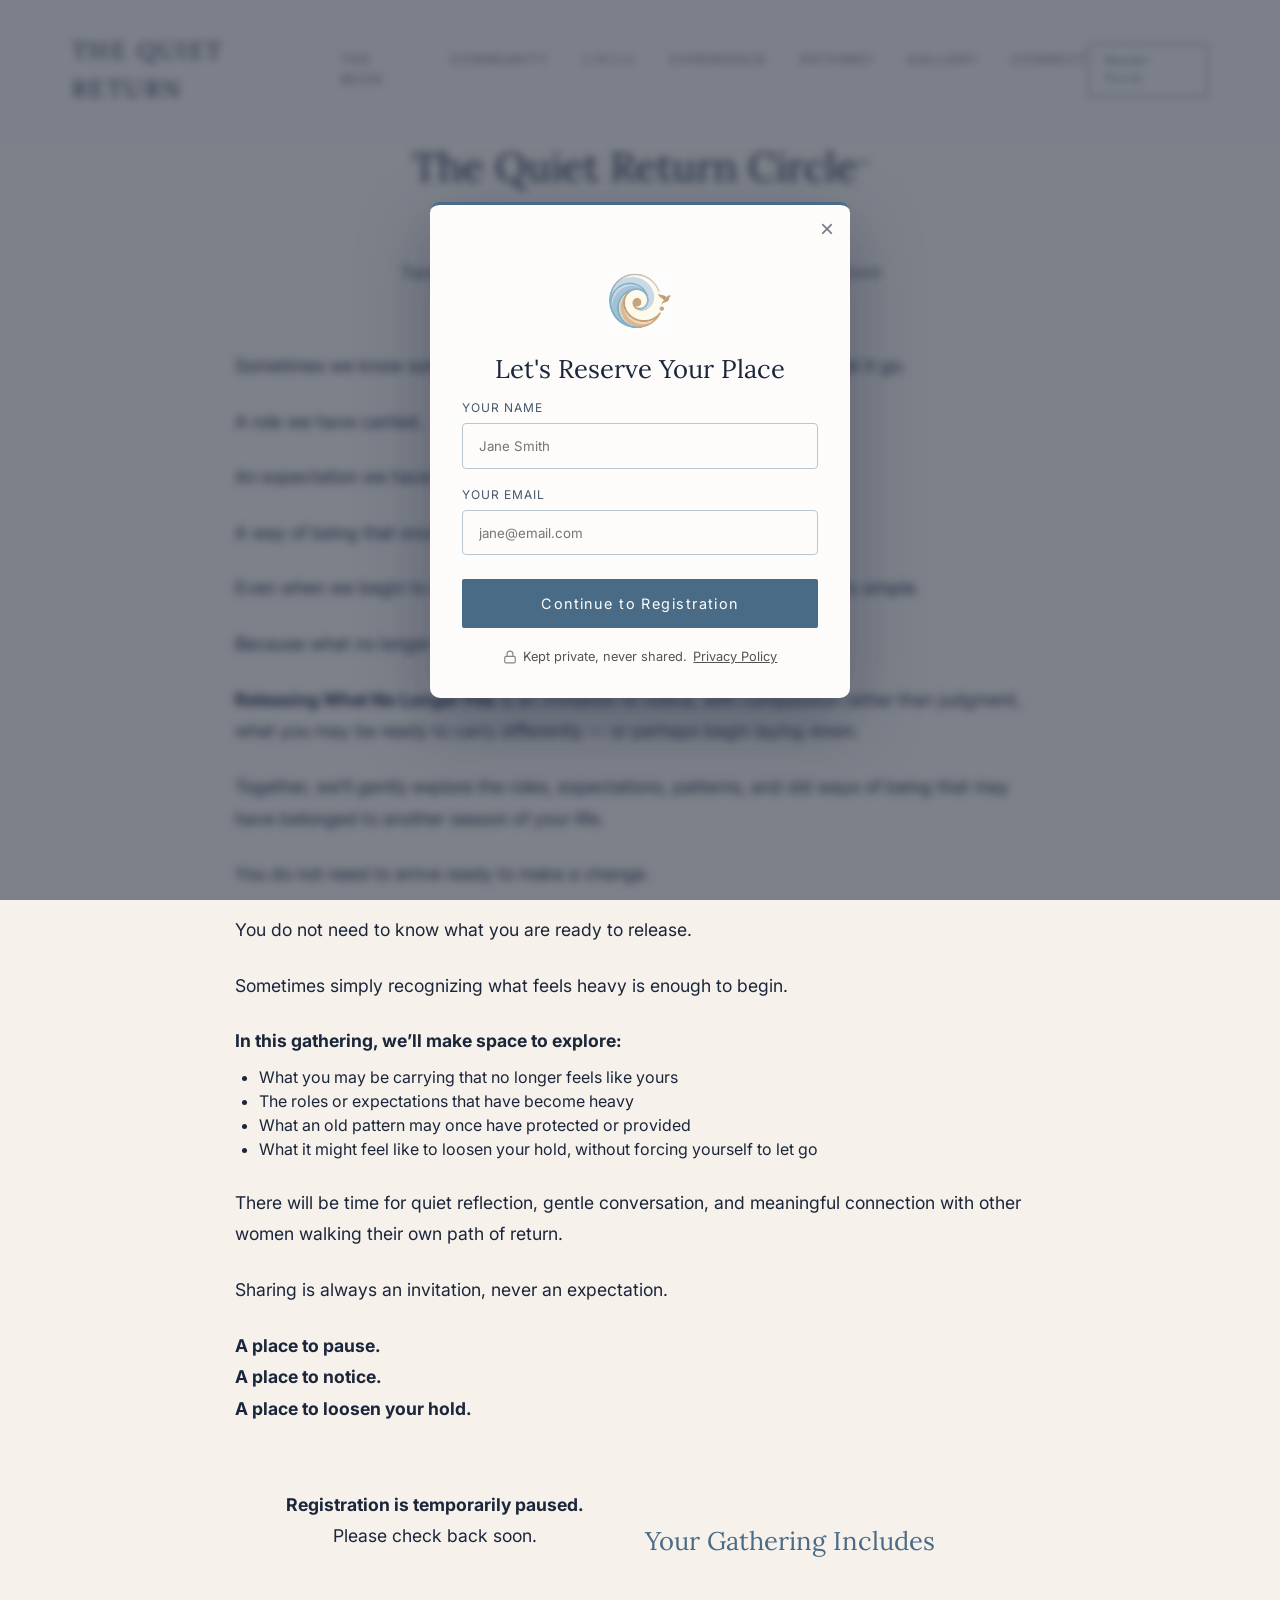
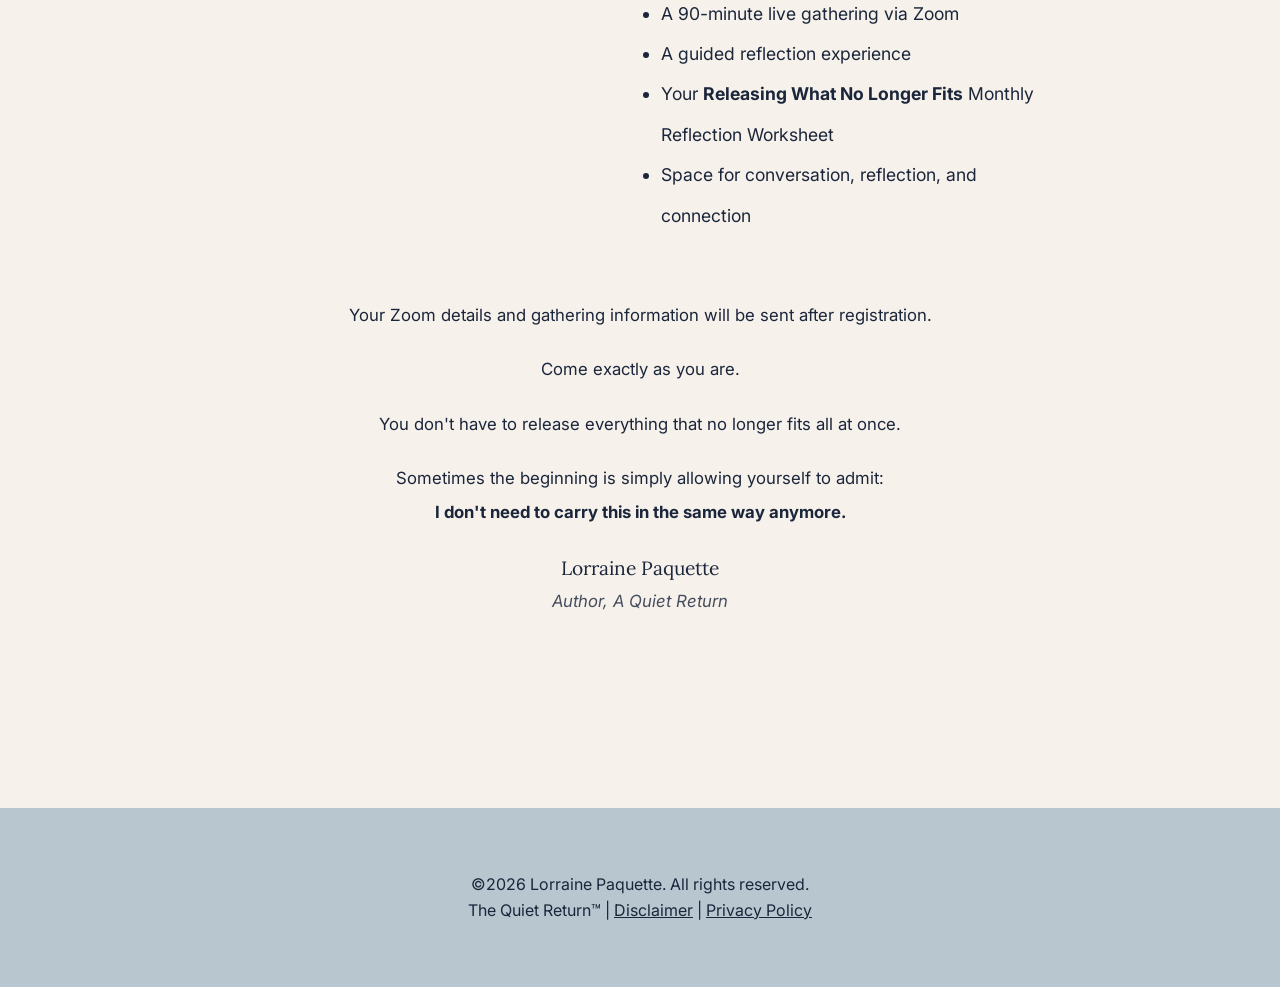
<file: registration.html>
<!DOCTYPE html>
<html lang="en">

<head>
    <meta charset="UTF-8">
    <meta name="viewport" content="width=device-width, initial-scale=1.0">
    <title>Register | The Quiet Return</title>
    <meta name="description" content="Register for The Quiet Return Circle — a live monthly Zoom gathering for women in midlife to reconnect with themselves.">
    <link rel="canonical" href="https://lorrainepaquette.com/registration.html">
    <meta name="robots" content="noindex">
    <link rel="icon" type="image/png" href="/assets/web_logo.png">
    <link rel="preconnect" href="https://fonts.googleapis.com">
    <link rel="preconnect" href="https://fonts.gstatic.com" crossorigin>
    <link href="https://fonts.googleapis.com/css2?family=Inter:wght@300;400&family=Lora:wght@400;500&display=swap"
        rel="stylesheet">
    <link rel="stylesheet" href="css/styles.css">
    <!-- Paused with registration; restore with the buy button below. <script async src="https://js.stripe.com/v3/buy-button.js"></script> -->
</head>

<body>
    <nav>
        <div class="container nav-content"><a href="index.html" class="logo">THE QUIET RETURN</a>
            <input type="checkbox" id="nav-toggle" class="nav-toggle-checkbox">
            <div class="nav-links"><a href="book.html">The Book</a><a href="community.html">Community</a><a
                    href="circle.html" style="color:var(--color-muted-slate);">Circle</a><a href="experience.html">Experience</a><a
                    href="pathway.html">Pathway</a><a href="gallery.html">Gallery</a><!-- <a href="bridge.html">Bridge</a> --><a
                    href="connect.html">Connect</a>
            </div>
            <div class="nav-actions"><a href="reader-portal.html" class="btn btn-outline"
                style="padding: 0.5rem 1rem; font-size: 0.7rem;">Reader Portal</a>
                <label for="nav-toggle" class="nav-toggle" aria-label="Toggle menu"><span></span><span></span><span></span></label>
            </div>
        </div>
    </nav>
    <section class="section" style="padding-top: var(--spacing-xl);">
        <div class="container" style="max-width: 875px;">
            <h1 class="font-serif reveal" style="font-size: 2.5rem; margin-bottom: 0.5rem; text-align: center;">The
                Quiet Return Circle<sup><span style="font-size: 10px;">&trade;</span></sup></h1>
            <p class="font-serif reveal"
                style="font-size: 1.6rem; text-align: center; margin-bottom: 0.75rem; color: var(--color-seascape-blue);">
                Releasing What No Longer Fits</p>
            <p class="reveal"
                style="text-align: center; font-style: italic; margin-bottom: var(--spacing-lg); opacity: 0.85;">
                Tuesday, September 15 &bull; 7:00&ndash;8:30 p.m. Eastern &bull; Live on Zoom</p>

            <div class="reveal" style="margin-bottom: var(--spacing-lg);">
                <p style="font-size: 1.1rem; line-height: 1.8; margin-bottom: 1.5rem;">Sometimes we know something no longer fits long before we are ready to let it go.</p>
                <p style="font-size: 1.1rem; line-height: 1.8; margin-bottom: 1.5rem;">A role we have carried.</p>
                <p style="font-size: 1.1rem; line-height: 1.8; margin-bottom: 1.5rem;">An expectation we have lived beneath.</p>
                <p style="font-size: 1.1rem; line-height: 1.8; margin-bottom: 1.5rem;">A way of being that once helped us feel safe, needed, accepted, or loved.</p>
                <p style="font-size: 1.1rem; line-height: 1.8; margin-bottom: 1.5rem;">Even when we begin to recognize these things, releasing them is not always simple.</p>
                <p style="font-size: 1.1rem; line-height: 1.8; margin-bottom: 1.5rem;">Because what no longer fits may once have served us well.</p>
                <p style="font-size: 1.1rem; line-height: 1.8; margin-bottom: 1.5rem;"><b>Releasing What No Longer Fits</b> is an invitation to notice, with compassion rather than judgment, what you may be ready to carry differently — or perhaps begin laying down.</p>
                <p style="font-size: 1.1rem; line-height: 1.8; margin-bottom: 1.5rem;">Together, we’ll gently explore the roles, expectations, patterns, and old ways of being that may have belonged to another season of your life.</p>
                <p style="font-size: 1.1rem; line-height: 1.8; margin-bottom: 1.5rem;">You do not need to arrive ready to make a change.</p>
                <p style="font-size: 1.1rem; line-height: 1.8; margin-bottom: 1.5rem;">You do not need to know what you are ready to release.</p>
                <p style="font-size: 1.1rem; line-height: 1.8; margin-bottom: 1.5rem;">Sometimes simply recognizing what feels heavy is enough to begin.</p>
                <p style="font-size: 1.1rem; line-height: 1.8; margin-bottom: 0.5rem;"><b>In this gathering, we’ll make space to explore:</b>
                    <ul style="font-size: 1rem; line-height: 1.5; padding-left: 1.5rem;">
                    <li>What you may be carrying that no longer feels like yours</li>
                    <li>The roles or expectations that have become heavy</li>
                    <li>What an old pattern may once have protected or provided</li>
                    <li>What it might feel like to loosen your hold, without forcing yourself to let go</li>
                    </ul>
                </p>
                <br>
                <p style="font-size: 1.1rem; line-height: 1.8; margin-bottom: 1.5rem;">There will be time for quiet reflection, gentle conversation, and meaningful connection with other women walking their own path of return.</p>
                <p style="font-size: 1.1rem; line-height: 1.8; margin-bottom: 1.5rem;">Sharing is always an invitation, never an expectation.</p>
                <p style="font-size: 1.1rem; line-height: 1.8; margin-bottom: 1.5rem;"><b>A place to pause.<br>A place to notice.<br>A place to loosen your hold.</b></p>
            </div>

            <div class="flex-container">
                <div class="reveal flex-col" style="text-align: center;">
                    <!-- REGISTRATION TEMPORARILY PAUSED. To restore, delete the notice below and uncomment this block
                         (and the Stripe script tag in <head>):
                    <div style="display: flex; justify-content: center; margin-bottom: 0.75rem;">
                        <stripe-buy-button buy-button-id="buy_btn_1Tp9S3L1H2O3JseDdgV9CpT3"
                            publishable-key="pk_live_51RMuJlL1H2O3JseDTPbqoBZRhAUef5b3TovJPbbR1lrYNd0HDU21Adai65JKjccS48iGm9WfSZv2HTNLK6PS00Hb00ftHH09yR">
                        </stripe-buy-button>
                    </div>
                    <p style="font-size: 0.9rem; opacity: 0.75;">$35 &bull; Secure payment through Stripe</p>
                    -->
                    <p style="font-size: 1.1rem; line-height: 1.8;"><b>Registration is temporarily paused.</b><br>Please check back soon.</p>
                </div>

                <div class="reveal flex-col">
                    <h2 class="font-serif" style="font-size: 1.6rem; margin-top: 2rem; margin-bottom: 2rem; color: var(--color-seascape-blue);">Your Gathering Includes</h2>
                    <ul style="font-size: 1.1rem; line-height: 2.3; padding-left: 1rem;">
                        <li>A 90-minute live gathering via Zoom</li>
                        <li>A guided reflection experience</li>
                        <li>Your <b>Releasing What No Longer Fits</b> Monthly Reflection Worksheet</li>
                        <li>Space for conversation, reflection, and connection</li>
                    </ul>
                </div>
            </div>

            <div class="reveal" style="font-size: 1.05rem; line-height: 1.8; text-align: center;">
                <p style="margin-bottom: 1.5rem;">Your Zoom details and gathering information will be sent after registration.</p>
                <p style="margin-bottom: 1.5rem;">Come exactly as you are.</p>
                <p style="margin-bottom: 1.5rem;">You don't have to release everything that no longer fits all at once.</p>
                <p style="margin-bottom: 0.25rem;">Sometimes the beginning is simply allowing yourself to admit:</p>
                <p style="margin-bottom: 1.5rem;"><b>I don't need to carry this in the same way anymore.</b></p>
                <p class="font-serif" style="font-size: 1.2rem;">Lorraine Paquette</p>
                <p style="font-style: italic; opacity: 0.8;">Author, <em>A Quiet Return</em></p>
            </div>
        </div>
    </section>
    <footer>
        <div class="container" style="text-align:center;">
            <p>&copy;2026 Lorraine Paquette. All rights reserved.</p>
            <p>The Quiet Return&trade; | <a href="disclaimer.html" style="text-decoration: underline;">Disclaimer</a>
                | <a href="privacy.html" style="text-decoration: underline;">Privacy Policy</a>
            </p>
        </div>
    </footer>
    <div class="modal-overlay" id="register-modal-overlay">
        <div class="modal-dialog" role="dialog" aria-modal="true" aria-labelledby="register-modal-title">
            <button type="button" class="modal-close" id="register-modal-close" aria-label="Close">&times;</button>
            <img src="assets/web_logo.png" alt="" class="modal-icon" width="470" height="440">
            <h2 id="register-modal-title" class="font-serif modal-title">Let's Reserve Your Place</h2>
            <form id="register-modal-form">
                <div class="form-field">
                    <label for="register-modal-name">Your name</label>
                    <input type="text" name="name" id="register-modal-name" class="newsletter-input"
                        placeholder="Jane Smith" required>
                </div>
                <div class="form-field">
                    <label for="register-modal-email">Your email</label>
                    <input type="email" name="email" id="register-modal-email" class="newsletter-input"
                        placeholder="jane@email.com" required>
                </div>
                <!-- Honeypot: left blank by humans, often auto-filled by bots. Hidden off-screen, not display:none. -->
                <input type="text" name="company" id="register-modal-company" autocomplete="off" tabindex="-1"
                    style="position: absolute; left: -9999px; width: 1px; height: 1px; opacity: 0;">
                <input type="hidden" name="renderedAt" id="register-modal-rendered-at">
                <button type="submit" class="btn" style="width: 100%; margin-top: 0.5rem;">Continue to
                    Registration</button>
                <p class="modal-trust">
                    <svg xmlns="http://www.w3.org/2000/svg" width="14" height="14" viewBox="0 0 24 24" fill="none"
                        stroke="currentColor" stroke-width="2" stroke-linecap="round" stroke-linejoin="round">
                        <rect x="3" y="11" width="18" height="11" rx="2" ry="2"></rect>
                        <path d="M7 11V7a5 5 0 0 1 10 0v4"></path>
                    </svg>
                    Kept private, never shared. <a href="privacy.html">Privacy Policy</a>
                </p>
            </form>
        </div>
    </div>
    <script src="js/main.js"></script>
    <script>
        const REGISTER_FUNCTION_URL = "https://ykttcsdlkavdewsjdadz.supabase.co/functions/v1/submit-contact";
        const CIRCLE_PAGE_URL = "circle.html";
        const REGISTER_STORAGE_KEY = 'qr_circle_registered';

        function hasAlreadyRegistered() {
            try {
                return localStorage.getItem(REGISTER_STORAGE_KEY) === '1';
            } catch (err) {
                return false; // e.g. localStorage blocked in this browser - just ask again
            }
        }

        function markAsRegistered() {
            try {
                localStorage.setItem(REGISTER_STORAGE_KEY, '1');
            } catch (err) {
                // Ignored: worst case they see the modal again next time.
            }
        }

        const registerOverlay = document.getElementById('register-modal-overlay');
        const registerForm = document.getElementById('register-modal-form');

        function openRegisterModal() {
            document.getElementById('register-modal-rendered-at').value = Date.now();
            registerOverlay.classList.add('is-open');
        }

        // Closing without registering means they haven't earned access to this page yet - send them back.
        function closeRegisterModal() {
            window.location.href = CIRCLE_PAGE_URL;
        }

        if (!hasAlreadyRegistered()) {
            openRegisterModal();

            document.getElementById('register-modal-close').addEventListener('click', closeRegisterModal);
            registerOverlay.addEventListener('click', (e) => {
                if (e.target === registerOverlay) closeRegisterModal();
            });
        }

        function withTimeout(promise, ms) {
            return Promise.race([
                promise,
                new Promise((resolve) => setTimeout(resolve, ms)),
            ]);
        }

        registerForm.addEventListener('submit', async (e) => {
            e.preventDefault();
            const submitBtn = registerForm.querySelector('button[type="submit"]');
            submitBtn.disabled = true;
            submitBtn.textContent = 'Continuing...';

            const payload = {
                name: document.getElementById('register-modal-name').value,
                email: document.getElementById('register-modal-email').value,
                company: document.getElementById('register-modal-company').value,
                renderedAt: Number(document.getElementById('register-modal-rendered-at').value),
                source: 'circle_interest',
            };

            try {
                await withTimeout(
                    fetch(REGISTER_FUNCTION_URL, {
                        method: 'POST',
                        headers: { 'Content-Type': 'application/json' },
                        body: JSON.stringify(payload),
                    }),
                    4000
                );
            } catch (err) {
                // Ignored intentionally: we let them through regardless of outcome.
            } finally {
                markAsRegistered();
                registerOverlay.classList.remove('is-open');
            }
        });
    </script>
</body>

</html>
</file>
<file: css/styles.css>
:root {
    /* Reference Palette: Linen, Misty, Seascape */
    --color-linen: #F6F1EB;
    --color-misty-blue: #B8C6D0;
    --color-seascape-blue: #4A6B85; /* Darkened from #8DA9C4 - original failed WCAG AA (~2.3:1) as button/text color */
    --color-deep-slate: #1B263B; /* Darker for readability */
    --color-soft-cream: #FDFCFB;
    --color-warm-stone: #57534C;
    --color-warm-sand: #EDE3D3;
    --color-ink: #16212F;
    --color-muted-slate: #46586B;

    --bg-main: var(--color-linen);
    --text-main: var(--color-deep-slate);
    --accent: var(--color-seascape-blue);

    
    --font-heading: 'Lora', serif;
    --font-body: 'Inter', sans-serif;

    --spacing-xs: 0.5rem;
    --spacing-sm: 1rem;
    --spacing-md: 2rem;
    --spacing-lg: 4rem;
    --spacing-xl: 8rem;

    --transition-slow: 0.8s cubic-bezier(0.4, 0, 0.2, 1);
    --transition-base: 0.4s ease;
}

* { margin: 0; padding: 0; box-sizing: border-box; }
body { background-color: var(--bg-main); color: var(--text-main); font-family: var(--font-body); line-height: 1.6; overflow-x: hidden; -webkit-font-smoothing: antialiased; }
h1, h2, h3, h4, .font-serif { font-family: var(--font-heading); font-weight: 400; color: var(--color-deep-slate); }
a { text-decoration: none; color: inherit; transition: var(--transition-base); }
.container { max-width: 1200px; margin: 0 auto; padding: 0 var(--spacing-md); }
.section { padding: var(--spacing-lg) 0; }
.flex { display: flex; }
.flex-center { display: flex; align-items: center; justify-content: center; }
.grid { display: grid; }

nav { padding: var(--spacing-md) 0; position: fixed; top: 0; width: 100%; z-index: 1000; background: rgba(246, 241, 235, 0.8); backdrop-filter: blur(10px); }
.nav-content { display: flex; justify-content: space-between; align-items: center; position: relative; }
.logo { font-family: var(--font-heading); font-size: 1.5rem; letter-spacing: 0.1em; color: var(--color-deep-slate); }
.nav-links { display: flex; gap: var(--spacing-md); }
.nav-links a { text-transform: uppercase; font-size: 0.8rem; letter-spacing: 0.15em; opacity: 0.7; }
.nav-links a:hover { opacity: 1; color: var(--color-seascape-blue); }

.nav-actions { display: flex; align-items: center; gap: var(--spacing-sm); }
.nav-toggle-checkbox { display: none; }
.nav-toggle { display: none; flex-direction: column; justify-content: center; gap: 5px; width: 1.75rem; height: 1.75rem; cursor: pointer; }
.nav-toggle span { display: block; height: 2px; width: 100%; background-color: var(--color-deep-slate); transition: var(--transition-base); }

.btn { display: inline-block; padding: 1rem 2.5rem; background-color: var(--color-seascape-blue); color: white; border: none; border-radius: 2px; cursor: pointer; font-family: var(--font-body); font-size: 0.9rem; letter-spacing: 0.1em; transition: var(--transition-base); }
.btn:hover { background-color: var(--color-deep-slate); transform: translateY(-2px); box-shadow: 0 10px 30px rgba(27, 38, 59, 0.2); }
.btn-outline { background: transparent; border: 1px solid var(--color-seascape-blue); color: var(--color-seascape-blue); }
.btn-outline:hover { background: var(--color-seascape-blue); color: white; }


.hero { height: 100vh; display: flex; align-items: center; position: relative; overflow: hidden; }
.hero-content { position: relative; z-index: 2; max-width: 600px; }
.hero-title { font-size: 4rem; margin-bottom: var(--spacing-md); line-height: 1.1; opacity: 0; transform: translateY(30px); animation: fadeInUp 1.2s forwards 0.5s; }
.hero-subtitle { font-size: 1.2rem; margin-bottom: var(--spacing-md); opacity: 0.8; opacity: 0; transform: translateY(30px); animation: fadeInUp 1.2s forwards 0.8s; }
.hero-bg { position: absolute; top: 0; left: 0; width: 100%; height: 100%; object-fit: cover; z-index: 1; opacity: 1.0; }



.journey-grid { display: grid; grid-template-columns: repeat(auto-fit, minmax(250px, 1fr)); gap: var(--spacing-md); margin-top: var(--spacing-lg); }
.journey-card { background: white; padding: var(--spacing-md); border-radius: 4px; transition: var(--transition-base); border: 1px solid var(--color-misty-blue); }
.journey-card:hover { transform: translateY(-5px); box-shadow: 0 20px 40px rgba(0,0,0,0.05); }
.journey-card h3 { margin-bottom: var(--spacing-sm); color: var(--color-seascape-blue); }

/* Circle Details Section */
.circle-details {
    background: white;
    border: 1px solid var(--color-misty-blue);
    border-radius: 6px;
    padding: var(--spacing-md) var(--spacing-md) var(--spacing-md);
}

.details-grid {
    display: flex;
    flex-direction: column;
    gap: 0;
}

.detail-row {
    display: flex;
    align-items: flex-start;
    gap: 1rem;
    padding: 1rem 0;
    border-bottom: 1px solid rgba(184, 198, 208, 0.3);
    transition: background-color 0.3s ease;
}

.detail-row:last-child {
    border-bottom: none;
}

.detail-row:hover {
    background-color: rgba(184, 198, 208, 0.08);
}

.detail-icon {
    flex-shrink: 0;
    width: 2rem;
    text-align: center;
    font-size: 1.1rem;
    color: var(--color-seascape-blue);
    padding-top: 0.1rem;
}

.detail-content {
    display: flex;
    flex-direction: column;
    gap: 0.15rem;
}

.detail-label {
    font-size: 0.75rem;
    text-transform: uppercase;
    letter-spacing: 0.12em;
    color: var(--color-seascape-blue);
    font-weight: 400;
}

.detail-value {
    font-size: 1.05rem;
    line-height: 1.5;
    color: var(--color-deep-slate);
}

.first-gathering-callout {
    margin-top: 1.5rem;
    padding: 1.25rem 1.5rem;
    text-align: center;
    background: linear-gradient(135deg, rgba(141, 169, 196, 0.1) 0%, rgba(184, 198, 208, 0.15) 100%);
    border-radius: 4px;
    border-left: 3px solid var(--color-seascape-blue);
}

.first-gathering-callout p:first-child {
    color: var(--color-seascape-blue);
}

@media (max-width: 768px) {
    .circle-details {
        padding: var(--spacing-sm);
    }
    .detail-row {
        gap: 0.75rem;
    }
}

.flex-container {
  display: flex;
  gap: 10px;
  margin-bottom: var(--spacing-lg);
  align-items: flex-start; /* keeps both columns top-aligned even if one is taller */
}

.flex-col {
  flex: 1;
  min-width: 0; /* prevents flex children from overflowing on narrow screens */
  margin-bottom: 0; /* the container now owns the bottom spacing */
}

footer { background: var(--color-misty-blue); padding: var(--spacing-lg) 0; margin-top: var(--spacing-xl); }
.newsletter-box { max-width: 600px; margin: 0 auto; text-align: center; }
.newsletter-input { width: 100%; padding: 1rem; border: 1px solid var(--color-seascape-blue); background: transparent; margin-bottom: var(--spacing-sm); font-family: var(--font-body); }
.form-textarea { resize: vertical; font-size: 1rem; }
.form-status { margin-top: 0.75rem; font-size: 0.9rem; text-align: center; min-height: 1.2em; }
.form-status-success { color: var(--color-seascape-blue); }
.form-status-error { color: #b3452c; }

.modal-overlay {
    display: none;
    position: fixed;
    inset: 0;
    background: rgba(27, 38, 59, 0.55);
    backdrop-filter: blur(4px);
    align-items: center;
    justify-content: center;
    padding: var(--spacing-md);
    z-index: 1000;
}
.modal-overlay.is-open { display: flex; }
.modal-dialog {
    position: relative;
    background: var(--color-soft-cream);
    border-radius: 10px;
    border-top: 3px solid var(--color-seascape-blue);
    padding: var(--spacing-lg) var(--spacing-md) var(--spacing-md);
    max-width: 420px;
    width: 100%;
    text-align: center;
    box-shadow: 0 24px 70px rgba(27, 38, 59, 0.35);
    animation: modalRise 0.35s ease;
}
@keyframes modalRise { from { opacity: 0; transform: translateY(12px) scale(0.98); } to { opacity: 1; transform: translateY(0) scale(1); } }
.modal-close {
    position: absolute;
    top: 0.75rem;
    right: 1rem;
    background: none;
    border: none;
    font-size: 1.5rem;
    line-height: 1;
    cursor: pointer;
    color: var(--color-deep-slate);
    opacity: 0.6;
}
.modal-close:hover { opacity: 1; }

.modal-icon {
    display: block;
    width: 4rem;
    height: 4rem;
    object-fit: contain;
    margin: 0 auto 1rem;
}
.modal-title { font-size: 1.6rem; margin-bottom: 0.5rem; }
.modal-subtitle {
    font-size: 0.95rem;
    line-height: 1.6;
    color: var(--color-warm-stone);
    margin: 0 auto 1.75rem;
    max-width: 300px;
}
.form-field { text-align: left; margin-bottom: 1rem; }
.form-field label {
    display: block;
    font-size: 0.75rem;
    text-transform: uppercase;
    letter-spacing: 0.08em;
    color: var(--color-muted-slate);
    margin-bottom: 0.4rem;
}
.modal-dialog .newsletter-input {
    border: 1px solid var(--color-misty-blue);
    border-radius: 4px;
    background: var(--color-soft-cream);
    padding: 0.85rem 1rem;
    margin-bottom: 0;
    transition: border-color 0.25s ease, box-shadow 0.25s ease;
}
.modal-dialog .newsletter-input:focus {
    outline: none;
    border-color: var(--color-seascape-blue);
    box-shadow: 0 0 0 3px rgba(74, 107, 133, 0.15);
}
.modal-trust {
    display: flex;
    align-items: center;
    justify-content: center;
    gap: 0.4rem;
    font-size: 0.8rem;
    color: var(--color-warm-stone);
    margin-top: 1.25rem;
    line-height: 1.4;
}
.modal-trust svg { flex-shrink: 0; opacity: 0.7; }
.modal-trust a { color: var(--color-warm-stone); text-decoration: underline; }


@keyframes fadeInUp { to { opacity: 1; transform: translateY(0); } }
.reveal { opacity: 0; transform: translateY(30px); transition: all 1s ease-out; }
.reveal.visible { opacity: 1; transform: translateY(0); }

.bio-section p { margin-bottom: 1rem; line-height: 1.8; color: var(--color-warm-stone); }

@media (max-width: 768px) {
    .hero-title { font-size: 2.5rem; }
    .section { padding: var(--spacing-md) 0; }

    .nav-toggle { display: flex; }
    .nav-links {
        display: flex;
        flex-direction: column;
        position: absolute;
        top: 100%;
        left: 0;
        width: 100%;
        background: var(--color-soft-cream);
        padding: 0 var(--spacing-md);
        gap: var(--spacing-sm);
        max-height: 0;
        overflow: hidden;
        opacity: 0;
        transition: max-height var(--transition-base), opacity var(--transition-base), padding var(--transition-base);
        box-shadow: 0 10px 20px rgba(27, 38, 59, 0.08);
    }
    .nav-toggle-checkbox:checked ~ .nav-links {
        max-height: 400px;
        opacity: 1;
        padding: var(--spacing-sm) var(--spacing-md) var(--spacing-md);
    }
    .nav-links a { opacity: 1; padding: 0.35rem 0; }
    .nav-toggle-checkbox:checked ~ .nav-actions .nav-toggle span:nth-child(1) { transform: translateY(7px) rotate(45deg); }
    .nav-toggle-checkbox:checked ~ .nav-actions .nav-toggle span:nth-child(2) { opacity: 0; }
    .nav-toggle-checkbox:checked ~ .nav-actions .nav-toggle span:nth-child(3) { transform: translateY(-7px) rotate(-45deg); }
}
</file>
